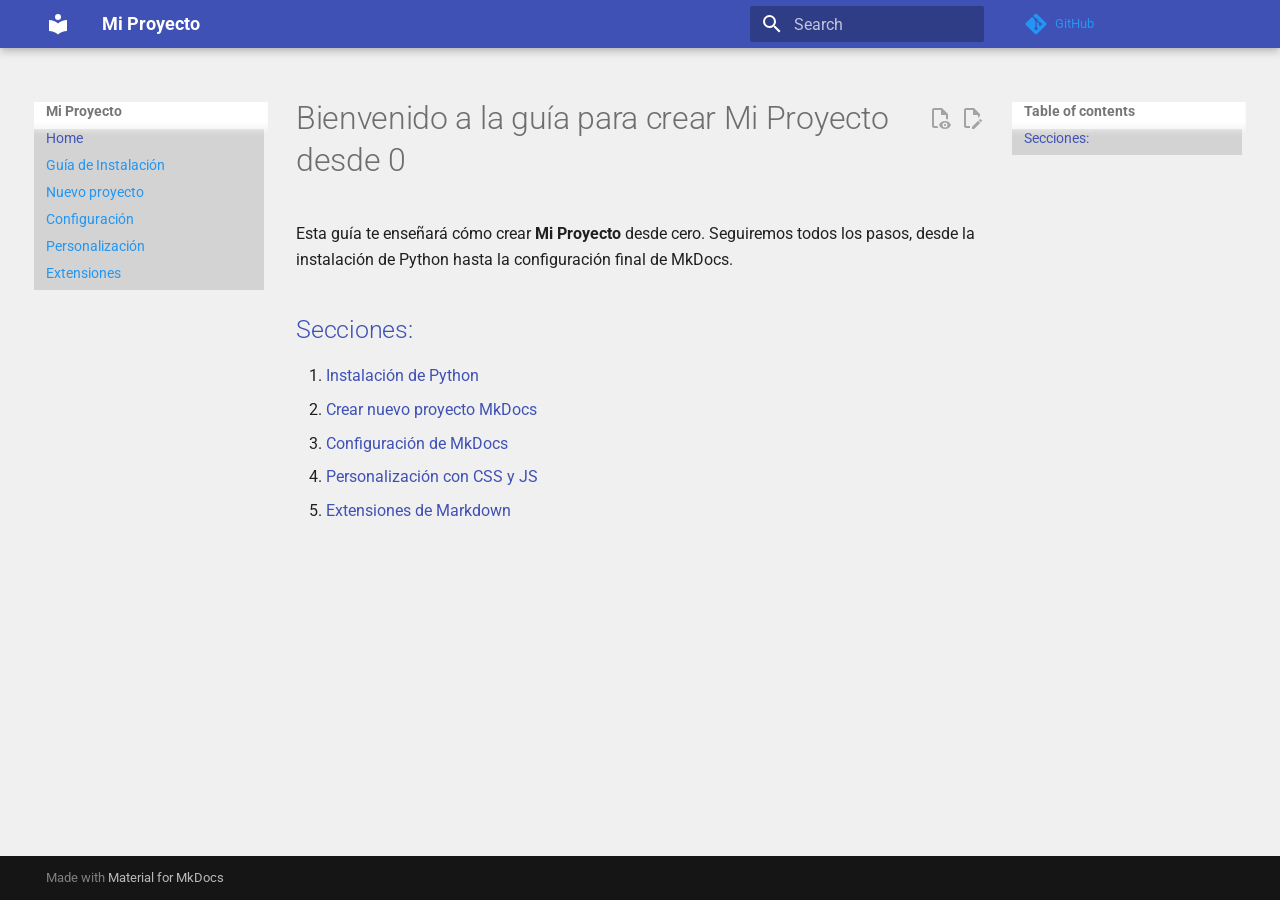
<file: site/index.html>
<!doctype html>
<html lang="en" class="no-js">
  <head>
    
      <meta charset="utf-8">
      <meta name="viewport" content="width=device-width,initial-scale=1">
      
        <meta name="description" content="Documentación oficial de Mi Proyecto">
      
      
        <meta name="author" content="Javi Ibáñez">
      
      
        <link rel="canonical" href="https://midominio.com/">
      
      
      
        <link rel="next" href="guias/instalacion/">
      
      
      <link rel="icon" href="assets/images/favicon.png">
      <meta name="generator" content="mkdocs-1.6.1, mkdocs-material-9.5.41">
    
    
      
        <title>Mi Proyecto</title>
      
    
    
      <link rel="stylesheet" href="assets/stylesheets/main.0253249f.min.css">
      
        
        <link rel="stylesheet" href="assets/stylesheets/palette.06af60db.min.css">
      
      


    
    
      
    
    
      
        
        
        <link rel="preconnect" href="https://fonts.gstatic.com" crossorigin>
        <link rel="stylesheet" href="https://fonts.googleapis.com/css?family=Roboto:300,300i,400,400i,700,700i%7CRoboto+Mono:400,400i,700,700i&display=fallback">
        <style>:root{--md-text-font:"Roboto";--md-code-font:"Roboto Mono"}</style>
      
    
    
      <link rel="stylesheet" href="styles/extra.css">
    
    <script>__md_scope=new URL(".",location),__md_hash=e=>[...e].reduce(((e,_)=>(e<<5)-e+_.charCodeAt(0)),0),__md_get=(e,_=localStorage,t=__md_scope)=>JSON.parse(_.getItem(t.pathname+"."+e)),__md_set=(e,_,t=localStorage,a=__md_scope)=>{try{t.setItem(a.pathname+"."+e,JSON.stringify(_))}catch(e){}}</script>
    
      

    
    
    
  </head>
  
  
    
    
    
    
    
    <body dir="ltr" data-md-color-scheme="default" data-md-color-primary="indigo" data-md-color-accent="blue">
  
    
    <input class="md-toggle" data-md-toggle="drawer" type="checkbox" id="__drawer" autocomplete="off">
    <input class="md-toggle" data-md-toggle="search" type="checkbox" id="__search" autocomplete="off">
    <label class="md-overlay" for="__drawer"></label>
    <div data-md-component="skip">
      
        
        <a href="#bienvenido-a-la-guia-para-crear-mi-proyecto-desde-0" class="md-skip">
          Skip to content
        </a>
      
    </div>
    <div data-md-component="announce">
      
    </div>
    
    
      

  

<header class="md-header md-header--shadow" data-md-component="header">
  <nav class="md-header__inner md-grid" aria-label="Header">
    <a href="." title="Mi Proyecto" class="md-header__button md-logo" aria-label="Mi Proyecto" data-md-component="logo">
      
  
  <svg xmlns="http://www.w3.org/2000/svg" viewBox="0 0 24 24"><path d="M12 8a3 3 0 0 0 3-3 3 3 0 0 0-3-3 3 3 0 0 0-3 3 3 3 0 0 0 3 3m0 3.54C9.64 9.35 6.5 8 3 8v11c3.5 0 6.64 1.35 9 3.54 2.36-2.19 5.5-3.54 9-3.54V8c-3.5 0-6.64 1.35-9 3.54"/></svg>

    </a>
    <label class="md-header__button md-icon" for="__drawer">
      
      <svg xmlns="http://www.w3.org/2000/svg" viewBox="0 0 24 24"><path d="M3 6h18v2H3zm0 5h18v2H3zm0 5h18v2H3z"/></svg>
    </label>
    <div class="md-header__title" data-md-component="header-title">
      <div class="md-header__ellipsis">
        <div class="md-header__topic">
          <span class="md-ellipsis">
            Mi Proyecto
          </span>
        </div>
        <div class="md-header__topic" data-md-component="header-topic">
          <span class="md-ellipsis">
            
              Home
            
          </span>
        </div>
      </div>
    </div>
    
      
    
    
    
    
      <label class="md-header__button md-icon" for="__search">
        
        <svg xmlns="http://www.w3.org/2000/svg" viewBox="0 0 24 24"><path d="M9.5 3A6.5 6.5 0 0 1 16 9.5c0 1.61-.59 3.09-1.56 4.23l.27.27h.79l5 5-1.5 1.5-5-5v-.79l-.27-.27A6.52 6.52 0 0 1 9.5 16 6.5 6.5 0 0 1 3 9.5 6.5 6.5 0 0 1 9.5 3m0 2C7 5 5 7 5 9.5S7 14 9.5 14 14 12 14 9.5 12 5 9.5 5"/></svg>
      </label>
      <div class="md-search" data-md-component="search" role="dialog">
  <label class="md-search__overlay" for="__search"></label>
  <div class="md-search__inner" role="search">
    <form class="md-search__form" name="search">
      <input type="text" class="md-search__input" name="query" aria-label="Search" placeholder="Search" autocapitalize="off" autocorrect="off" autocomplete="off" spellcheck="false" data-md-component="search-query" required>
      <label class="md-search__icon md-icon" for="__search">
        
        <svg xmlns="http://www.w3.org/2000/svg" viewBox="0 0 24 24"><path d="M9.5 3A6.5 6.5 0 0 1 16 9.5c0 1.61-.59 3.09-1.56 4.23l.27.27h.79l5 5-1.5 1.5-5-5v-.79l-.27-.27A6.52 6.52 0 0 1 9.5 16 6.5 6.5 0 0 1 3 9.5 6.5 6.5 0 0 1 9.5 3m0 2C7 5 5 7 5 9.5S7 14 9.5 14 14 12 14 9.5 12 5 9.5 5"/></svg>
        
        <svg xmlns="http://www.w3.org/2000/svg" viewBox="0 0 24 24"><path d="M20 11v2H8l5.5 5.5-1.42 1.42L4.16 12l7.92-7.92L13.5 5.5 8 11z"/></svg>
      </label>
      <nav class="md-search__options" aria-label="Search">
        
        <button type="reset" class="md-search__icon md-icon" title="Clear" aria-label="Clear" tabindex="-1">
          
          <svg xmlns="http://www.w3.org/2000/svg" viewBox="0 0 24 24"><path d="M19 6.41 17.59 5 12 10.59 6.41 5 5 6.41 10.59 12 5 17.59 6.41 19 12 13.41 17.59 19 19 17.59 13.41 12z"/></svg>
        </button>
      </nav>
      
    </form>
    <div class="md-search__output">
      <div class="md-search__scrollwrap" tabindex="0" data-md-scrollfix>
        <div class="md-search-result" data-md-component="search-result">
          <div class="md-search-result__meta">
            Initializing search
          </div>
          <ol class="md-search-result__list" role="presentation"></ol>
        </div>
      </div>
    </div>
  </div>
</div>
    
    
      <div class="md-header__source">
        <a href="https://github.com/jibanezmico/MkDocs" title="Go to repository" class="md-source" data-md-component="source">
  <div class="md-source__icon md-icon">
    
    <svg xmlns="http://www.w3.org/2000/svg" viewBox="0 0 448 512"><!--! Font Awesome Free 6.6.0 by @fontawesome - https://fontawesome.com License - https://fontawesome.com/license/free (Icons: CC BY 4.0, Fonts: SIL OFL 1.1, Code: MIT License) Copyright 2024 Fonticons, Inc.--><path d="M439.55 236.05 244 40.45a28.87 28.87 0 0 0-40.81 0l-40.66 40.63 51.52 51.52c27.06-9.14 52.68 16.77 43.39 43.68l49.66 49.66c34.23-11.8 61.18 31 35.47 56.69-26.49 26.49-70.21-2.87-56-37.34L240.22 199v121.85c25.3 12.54 22.26 41.85 9.08 55a34.34 34.34 0 0 1-48.55 0c-17.57-17.6-11.07-46.91 11.25-56v-123c-20.8-8.51-24.6-30.74-18.64-45L142.57 101 8.45 235.14a28.86 28.86 0 0 0 0 40.81l195.61 195.6a28.86 28.86 0 0 0 40.8 0l194.69-194.69a28.86 28.86 0 0 0 0-40.81"/></svg>
  </div>
  <div class="md-source__repository">
    GitHub
  </div>
</a>
      </div>
    
  </nav>
  
</header>
    
    <div class="md-container" data-md-component="container">
      
      
        
          
        
      
      <main class="md-main" data-md-component="main">
        <div class="md-main__inner md-grid">
          
            
              
              <div class="md-sidebar md-sidebar--primary" data-md-component="sidebar" data-md-type="navigation" >
                <div class="md-sidebar__scrollwrap">
                  <div class="md-sidebar__inner">
                    



<nav class="md-nav md-nav--primary" aria-label="Navigation" data-md-level="0">
  <label class="md-nav__title" for="__drawer">
    <a href="." title="Mi Proyecto" class="md-nav__button md-logo" aria-label="Mi Proyecto" data-md-component="logo">
      
  
  <svg xmlns="http://www.w3.org/2000/svg" viewBox="0 0 24 24"><path d="M12 8a3 3 0 0 0 3-3 3 3 0 0 0-3-3 3 3 0 0 0-3 3 3 3 0 0 0 3 3m0 3.54C9.64 9.35 6.5 8 3 8v11c3.5 0 6.64 1.35 9 3.54 2.36-2.19 5.5-3.54 9-3.54V8c-3.5 0-6.64 1.35-9 3.54"/></svg>

    </a>
    Mi Proyecto
  </label>
  
    <div class="md-nav__source">
      <a href="https://github.com/jibanezmico/MkDocs" title="Go to repository" class="md-source" data-md-component="source">
  <div class="md-source__icon md-icon">
    
    <svg xmlns="http://www.w3.org/2000/svg" viewBox="0 0 448 512"><!--! Font Awesome Free 6.6.0 by @fontawesome - https://fontawesome.com License - https://fontawesome.com/license/free (Icons: CC BY 4.0, Fonts: SIL OFL 1.1, Code: MIT License) Copyright 2024 Fonticons, Inc.--><path d="M439.55 236.05 244 40.45a28.87 28.87 0 0 0-40.81 0l-40.66 40.63 51.52 51.52c27.06-9.14 52.68 16.77 43.39 43.68l49.66 49.66c34.23-11.8 61.18 31 35.47 56.69-26.49 26.49-70.21-2.87-56-37.34L240.22 199v121.85c25.3 12.54 22.26 41.85 9.08 55a34.34 34.34 0 0 1-48.55 0c-17.57-17.6-11.07-46.91 11.25-56v-123c-20.8-8.51-24.6-30.74-18.64-45L142.57 101 8.45 235.14a28.86 28.86 0 0 0 0 40.81l195.61 195.6a28.86 28.86 0 0 0 40.8 0l194.69-194.69a28.86 28.86 0 0 0 0-40.81"/></svg>
  </div>
  <div class="md-source__repository">
    GitHub
  </div>
</a>
    </div>
  
  <ul class="md-nav__list" data-md-scrollfix>
    
      
      
  
  
    
  
  
  
    <li class="md-nav__item md-nav__item--active">
      
      <input class="md-nav__toggle md-toggle" type="checkbox" id="__toc">
      
      
        
      
      
        <label class="md-nav__link md-nav__link--active" for="__toc">
          
  
  <span class="md-ellipsis">
    Home
  </span>
  

          <span class="md-nav__icon md-icon"></span>
        </label>
      
      <a href="." class="md-nav__link md-nav__link--active">
        
  
  <span class="md-ellipsis">
    Home
  </span>
  

      </a>
      
        

<nav class="md-nav md-nav--secondary" aria-label="Table of contents">
  
  
  
    
  
  
    <label class="md-nav__title" for="__toc">
      <span class="md-nav__icon md-icon"></span>
      Table of contents
    </label>
    <ul class="md-nav__list" data-md-component="toc" data-md-scrollfix>
      
        <li class="md-nav__item">
  <a href="#secciones" class="md-nav__link">
    <span class="md-ellipsis">
      Secciones:
    </span>
  </a>
  
</li>
      
    </ul>
  
</nav>
      
    </li>
  

    
      
      
  
  
  
  
    <li class="md-nav__item">
      <a href="guias/instalacion/" class="md-nav__link">
        
  
  <span class="md-ellipsis">
    Guía de Instalación
  </span>
  

      </a>
    </li>
  

    
      
      
  
  
  
  
    <li class="md-nav__item">
      <a href="guias/nuevo_proyecto/" class="md-nav__link">
        
  
  <span class="md-ellipsis">
    Nuevo proyecto
  </span>
  

      </a>
    </li>
  

    
      
      
  
  
  
  
    <li class="md-nav__item">
      <a href="configuracion/configuracion/" class="md-nav__link">
        
  
  <span class="md-ellipsis">
    Configuración
  </span>
  

      </a>
    </li>
  

    
      
      
  
  
  
  
    <li class="md-nav__item">
      <a href="personalizacion/estilos/" class="md-nav__link">
        
  
  <span class="md-ellipsis">
    Personalización
  </span>
  

      </a>
    </li>
  

    
      
      
  
  
  
  
    <li class="md-nav__item">
      <a href="extensiones/admonitions/" class="md-nav__link">
        
  
  <span class="md-ellipsis">
    Extensiones
  </span>
  

      </a>
    </li>
  

    
  </ul>
</nav>
                  </div>
                </div>
              </div>
            
            
              
              <div class="md-sidebar md-sidebar--secondary" data-md-component="sidebar" data-md-type="toc" >
                <div class="md-sidebar__scrollwrap">
                  <div class="md-sidebar__inner">
                    

<nav class="md-nav md-nav--secondary" aria-label="Table of contents">
  
  
  
    
  
  
    <label class="md-nav__title" for="__toc">
      <span class="md-nav__icon md-icon"></span>
      Table of contents
    </label>
    <ul class="md-nav__list" data-md-component="toc" data-md-scrollfix>
      
        <li class="md-nav__item">
  <a href="#secciones" class="md-nav__link">
    <span class="md-ellipsis">
      Secciones:
    </span>
  </a>
  
</li>
      
    </ul>
  
</nav>
                  </div>
                </div>
              </div>
            
          
          
            <div class="md-content" data-md-component="content">
              <article class="md-content__inner md-typeset">
                
                  

  
    <a href="https://github.com/jibanezmico/MkDocs/edit/main/docs/index.md" title="Edit this page" class="md-content__button md-icon">
      
      <svg xmlns="http://www.w3.org/2000/svg" viewBox="0 0 24 24"><path d="M10 20H6V4h7v5h5v3.1l2-2V8l-6-6H6c-1.1 0-2 .9-2 2v16c0 1.1.9 2 2 2h4zm10.2-7c.1 0 .3.1.4.2l1.3 1.3c.2.2.2.6 0 .8l-1 1-2.1-2.1 1-1c.1-.1.2-.2.4-.2m0 3.9L14.1 23H12v-2.1l6.1-6.1z"/></svg>
    </a>
  
  
    
      
    
    <a href="https://github.com/jibanezmico/MkDocs/raw/main/docs/index.md" title="View source of this page" class="md-content__button md-icon">
      
      <svg xmlns="http://www.w3.org/2000/svg" viewBox="0 0 24 24"><path d="M17 18c.56 0 1 .44 1 1s-.44 1-1 1-1-.44-1-1 .44-1 1-1m0-3c-2.73 0-5.06 1.66-6 4 .94 2.34 3.27 4 6 4s5.06-1.66 6-4c-.94-2.34-3.27-4-6-4m0 6.5a2.5 2.5 0 0 1-2.5-2.5 2.5 2.5 0 0 1 2.5-2.5 2.5 2.5 0 0 1 2.5 2.5 2.5 2.5 0 0 1-2.5 2.5M9.27 20H6V4h7v5h5v4.07c.7.08 1.36.25 2 .49V8l-6-6H6a2 2 0 0 0-2 2v16a2 2 0 0 0 2 2h4.5a8.2 8.2 0 0 1-1.23-2"/></svg>
    </a>
  


<h1 id="bienvenido-a-la-guia-para-crear-mi-proyecto-desde-0">Bienvenido a la guía para crear Mi Proyecto desde 0<a class="headerlink" href="#bienvenido-a-la-guia-para-crear-mi-proyecto-desde-0" title="Permanent link">&para;</a></h1>
<p>Esta guía te enseñará cómo crear <strong>Mi Proyecto</strong> desde cero. Seguiremos todos los pasos, desde la instalación de Python hasta la configuración final de MkDocs.</p>
<h2 id="secciones">Secciones:<a class="headerlink" href="#secciones" title="Permanent link">&para;</a></h2>
<ol>
<li><a href="guias/instalacion/">Instalación de Python</a></li>
<li><a href="guias/nuevo_proyecto/">Crear nuevo proyecto MkDocs</a></li>
<li><a href="configuracion/configuracion/">Configuración de MkDocs</a></li>
<li><a href="personalizacion/estilos/">Personalización con CSS y JS</a></li>
<li><a href="extensiones/admonitions/">Extensiones de Markdown</a></li>
</ol>












                
              </article>
            </div>
          
          
<script>var target=document.getElementById(location.hash.slice(1));target&&target.name&&(target.checked=target.name.startsWith("__tabbed_"))</script>
        </div>
        
      </main>
      
        <footer class="md-footer">
  
  <div class="md-footer-meta md-typeset">
    <div class="md-footer-meta__inner md-grid">
      <div class="md-copyright">
  
  
    Made with
    <a href="https://squidfunk.github.io/mkdocs-material/" target="_blank" rel="noopener">
      Material for MkDocs
    </a>
  
</div>
      
    </div>
  </div>
</footer>
      
    </div>
    <div class="md-dialog" data-md-component="dialog">
      <div class="md-dialog__inner md-typeset"></div>
    </div>
    
    
    <script id="__config" type="application/json">{"base": ".", "features": ["content.action.edit", "content.action.view", "content.code.copy"], "search": "assets/javascripts/workers/search.6ce7567c.min.js", "translations": {"clipboard.copied": "Copied to clipboard", "clipboard.copy": "Copy to clipboard", "search.result.more.one": "1 more on this page", "search.result.more.other": "# more on this page", "search.result.none": "No matching documents", "search.result.one": "1 matching document", "search.result.other": "# matching documents", "search.result.placeholder": "Type to start searching", "search.result.term.missing": "Missing", "select.version": "Select version"}}</script>
    
    
      <script src="assets/javascripts/bundle.83f73b43.min.js"></script>
      
        <script src="js/custom.js"></script>
      
    
  </body>
</html>
</file>
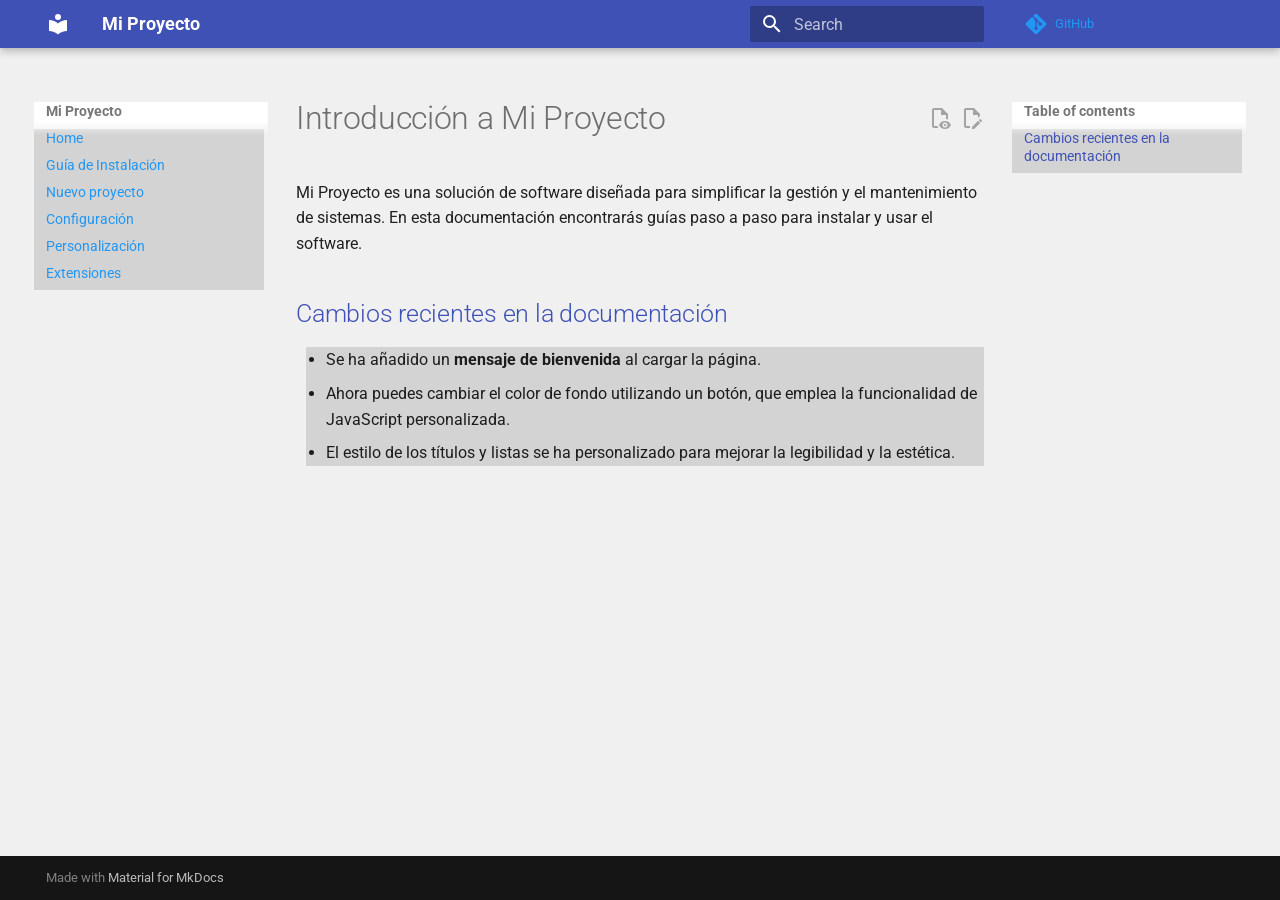
<file: site/introduccion/index.html>
<!doctype html>
<html lang="en" class="no-js">
  <head>
    
      <meta charset="utf-8">
      <meta name="viewport" content="width=device-width,initial-scale=1">
      
        <meta name="description" content="Documentación oficial de Mi Proyecto">
      
      
        <meta name="author" content="Javi Ibáñez">
      
      
        <link rel="canonical" href="https://midominio.com/introduccion/">
      
      
      
      
      <link rel="icon" href="../assets/images/favicon.png">
      <meta name="generator" content="mkdocs-1.6.1, mkdocs-material-9.5.41">
    
    
      
        <title>Introducción a Mi Proyecto - Mi Proyecto</title>
      
    
    
      <link rel="stylesheet" href="../assets/stylesheets/main.0253249f.min.css">
      
        
        <link rel="stylesheet" href="../assets/stylesheets/palette.06af60db.min.css">
      
      


    
    
      
    
    
      
        
        
        <link rel="preconnect" href="https://fonts.gstatic.com" crossorigin>
        <link rel="stylesheet" href="https://fonts.googleapis.com/css?family=Roboto:300,300i,400,400i,700,700i%7CRoboto+Mono:400,400i,700,700i&display=fallback">
        <style>:root{--md-text-font:"Roboto";--md-code-font:"Roboto Mono"}</style>
      
    
    
      <link rel="stylesheet" href="../styles/extra.css">
    
    <script>__md_scope=new URL("..",location),__md_hash=e=>[...e].reduce(((e,_)=>(e<<5)-e+_.charCodeAt(0)),0),__md_get=(e,_=localStorage,t=__md_scope)=>JSON.parse(_.getItem(t.pathname+"."+e)),__md_set=(e,_,t=localStorage,a=__md_scope)=>{try{t.setItem(a.pathname+"."+e,JSON.stringify(_))}catch(e){}}</script>
    
      

    
    
    
  </head>
  
  
    
    
    
    
    
    <body dir="ltr" data-md-color-scheme="default" data-md-color-primary="indigo" data-md-color-accent="blue">
  
    
    <input class="md-toggle" data-md-toggle="drawer" type="checkbox" id="__drawer" autocomplete="off">
    <input class="md-toggle" data-md-toggle="search" type="checkbox" id="__search" autocomplete="off">
    <label class="md-overlay" for="__drawer"></label>
    <div data-md-component="skip">
      
        
        <a href="#introduccion-a-mi-proyecto" class="md-skip">
          Skip to content
        </a>
      
    </div>
    <div data-md-component="announce">
      
    </div>
    
    
      

  

<header class="md-header md-header--shadow" data-md-component="header">
  <nav class="md-header__inner md-grid" aria-label="Header">
    <a href=".." title="Mi Proyecto" class="md-header__button md-logo" aria-label="Mi Proyecto" data-md-component="logo">
      
  
  <svg xmlns="http://www.w3.org/2000/svg" viewBox="0 0 24 24"><path d="M12 8a3 3 0 0 0 3-3 3 3 0 0 0-3-3 3 3 0 0 0-3 3 3 3 0 0 0 3 3m0 3.54C9.64 9.35 6.5 8 3 8v11c3.5 0 6.64 1.35 9 3.54 2.36-2.19 5.5-3.54 9-3.54V8c-3.5 0-6.64 1.35-9 3.54"/></svg>

    </a>
    <label class="md-header__button md-icon" for="__drawer">
      
      <svg xmlns="http://www.w3.org/2000/svg" viewBox="0 0 24 24"><path d="M3 6h18v2H3zm0 5h18v2H3zm0 5h18v2H3z"/></svg>
    </label>
    <div class="md-header__title" data-md-component="header-title">
      <div class="md-header__ellipsis">
        <div class="md-header__topic">
          <span class="md-ellipsis">
            Mi Proyecto
          </span>
        </div>
        <div class="md-header__topic" data-md-component="header-topic">
          <span class="md-ellipsis">
            
              Introducción a Mi Proyecto
            
          </span>
        </div>
      </div>
    </div>
    
      
    
    
    
    
      <label class="md-header__button md-icon" for="__search">
        
        <svg xmlns="http://www.w3.org/2000/svg" viewBox="0 0 24 24"><path d="M9.5 3A6.5 6.5 0 0 1 16 9.5c0 1.61-.59 3.09-1.56 4.23l.27.27h.79l5 5-1.5 1.5-5-5v-.79l-.27-.27A6.52 6.52 0 0 1 9.5 16 6.5 6.5 0 0 1 3 9.5 6.5 6.5 0 0 1 9.5 3m0 2C7 5 5 7 5 9.5S7 14 9.5 14 14 12 14 9.5 12 5 9.5 5"/></svg>
      </label>
      <div class="md-search" data-md-component="search" role="dialog">
  <label class="md-search__overlay" for="__search"></label>
  <div class="md-search__inner" role="search">
    <form class="md-search__form" name="search">
      <input type="text" class="md-search__input" name="query" aria-label="Search" placeholder="Search" autocapitalize="off" autocorrect="off" autocomplete="off" spellcheck="false" data-md-component="search-query" required>
      <label class="md-search__icon md-icon" for="__search">
        
        <svg xmlns="http://www.w3.org/2000/svg" viewBox="0 0 24 24"><path d="M9.5 3A6.5 6.5 0 0 1 16 9.5c0 1.61-.59 3.09-1.56 4.23l.27.27h.79l5 5-1.5 1.5-5-5v-.79l-.27-.27A6.52 6.52 0 0 1 9.5 16 6.5 6.5 0 0 1 3 9.5 6.5 6.5 0 0 1 9.5 3m0 2C7 5 5 7 5 9.5S7 14 9.5 14 14 12 14 9.5 12 5 9.5 5"/></svg>
        
        <svg xmlns="http://www.w3.org/2000/svg" viewBox="0 0 24 24"><path d="M20 11v2H8l5.5 5.5-1.42 1.42L4.16 12l7.92-7.92L13.5 5.5 8 11z"/></svg>
      </label>
      <nav class="md-search__options" aria-label="Search">
        
        <button type="reset" class="md-search__icon md-icon" title="Clear" aria-label="Clear" tabindex="-1">
          
          <svg xmlns="http://www.w3.org/2000/svg" viewBox="0 0 24 24"><path d="M19 6.41 17.59 5 12 10.59 6.41 5 5 6.41 10.59 12 5 17.59 6.41 19 12 13.41 17.59 19 19 17.59 13.41 12z"/></svg>
        </button>
      </nav>
      
    </form>
    <div class="md-search__output">
      <div class="md-search__scrollwrap" tabindex="0" data-md-scrollfix>
        <div class="md-search-result" data-md-component="search-result">
          <div class="md-search-result__meta">
            Initializing search
          </div>
          <ol class="md-search-result__list" role="presentation"></ol>
        </div>
      </div>
    </div>
  </div>
</div>
    
    
      <div class="md-header__source">
        <a href="https://github.com/jibanezmico/MkDocs" title="Go to repository" class="md-source" data-md-component="source">
  <div class="md-source__icon md-icon">
    
    <svg xmlns="http://www.w3.org/2000/svg" viewBox="0 0 448 512"><!--! Font Awesome Free 6.6.0 by @fontawesome - https://fontawesome.com License - https://fontawesome.com/license/free (Icons: CC BY 4.0, Fonts: SIL OFL 1.1, Code: MIT License) Copyright 2024 Fonticons, Inc.--><path d="M439.55 236.05 244 40.45a28.87 28.87 0 0 0-40.81 0l-40.66 40.63 51.52 51.52c27.06-9.14 52.68 16.77 43.39 43.68l49.66 49.66c34.23-11.8 61.18 31 35.47 56.69-26.49 26.49-70.21-2.87-56-37.34L240.22 199v121.85c25.3 12.54 22.26 41.85 9.08 55a34.34 34.34 0 0 1-48.55 0c-17.57-17.6-11.07-46.91 11.25-56v-123c-20.8-8.51-24.6-30.74-18.64-45L142.57 101 8.45 235.14a28.86 28.86 0 0 0 0 40.81l195.61 195.6a28.86 28.86 0 0 0 40.8 0l194.69-194.69a28.86 28.86 0 0 0 0-40.81"/></svg>
  </div>
  <div class="md-source__repository">
    GitHub
  </div>
</a>
      </div>
    
  </nav>
  
</header>
    
    <div class="md-container" data-md-component="container">
      
      
        
          
        
      
      <main class="md-main" data-md-component="main">
        <div class="md-main__inner md-grid">
          
            
              
              <div class="md-sidebar md-sidebar--primary" data-md-component="sidebar" data-md-type="navigation" >
                <div class="md-sidebar__scrollwrap">
                  <div class="md-sidebar__inner">
                    



<nav class="md-nav md-nav--primary" aria-label="Navigation" data-md-level="0">
  <label class="md-nav__title" for="__drawer">
    <a href=".." title="Mi Proyecto" class="md-nav__button md-logo" aria-label="Mi Proyecto" data-md-component="logo">
      
  
  <svg xmlns="http://www.w3.org/2000/svg" viewBox="0 0 24 24"><path d="M12 8a3 3 0 0 0 3-3 3 3 0 0 0-3-3 3 3 0 0 0-3 3 3 3 0 0 0 3 3m0 3.54C9.64 9.35 6.5 8 3 8v11c3.5 0 6.64 1.35 9 3.54 2.36-2.19 5.5-3.54 9-3.54V8c-3.5 0-6.64 1.35-9 3.54"/></svg>

    </a>
    Mi Proyecto
  </label>
  
    <div class="md-nav__source">
      <a href="https://github.com/jibanezmico/MkDocs" title="Go to repository" class="md-source" data-md-component="source">
  <div class="md-source__icon md-icon">
    
    <svg xmlns="http://www.w3.org/2000/svg" viewBox="0 0 448 512"><!--! Font Awesome Free 6.6.0 by @fontawesome - https://fontawesome.com License - https://fontawesome.com/license/free (Icons: CC BY 4.0, Fonts: SIL OFL 1.1, Code: MIT License) Copyright 2024 Fonticons, Inc.--><path d="M439.55 236.05 244 40.45a28.87 28.87 0 0 0-40.81 0l-40.66 40.63 51.52 51.52c27.06-9.14 52.68 16.77 43.39 43.68l49.66 49.66c34.23-11.8 61.18 31 35.47 56.69-26.49 26.49-70.21-2.87-56-37.34L240.22 199v121.85c25.3 12.54 22.26 41.85 9.08 55a34.34 34.34 0 0 1-48.55 0c-17.57-17.6-11.07-46.91 11.25-56v-123c-20.8-8.51-24.6-30.74-18.64-45L142.57 101 8.45 235.14a28.86 28.86 0 0 0 0 40.81l195.61 195.6a28.86 28.86 0 0 0 40.8 0l194.69-194.69a28.86 28.86 0 0 0 0-40.81"/></svg>
  </div>
  <div class="md-source__repository">
    GitHub
  </div>
</a>
    </div>
  
  <ul class="md-nav__list" data-md-scrollfix>
    
      
      
  
  
  
  
    <li class="md-nav__item">
      <a href=".." class="md-nav__link">
        
  
  <span class="md-ellipsis">
    Home
  </span>
  

      </a>
    </li>
  

    
      
      
  
  
  
  
    <li class="md-nav__item">
      <a href="../guias/instalacion/" class="md-nav__link">
        
  
  <span class="md-ellipsis">
    Guía de Instalación
  </span>
  

      </a>
    </li>
  

    
      
      
  
  
  
  
    <li class="md-nav__item">
      <a href="../guias/nuevo_proyecto/" class="md-nav__link">
        
  
  <span class="md-ellipsis">
    Nuevo proyecto
  </span>
  

      </a>
    </li>
  

    
      
      
  
  
  
  
    <li class="md-nav__item">
      <a href="../configuracion/configuracion/" class="md-nav__link">
        
  
  <span class="md-ellipsis">
    Configuración
  </span>
  

      </a>
    </li>
  

    
      
      
  
  
  
  
    <li class="md-nav__item">
      <a href="../personalizacion/estilos/" class="md-nav__link">
        
  
  <span class="md-ellipsis">
    Personalización
  </span>
  

      </a>
    </li>
  

    
      
      
  
  
  
  
    <li class="md-nav__item">
      <a href="../extensiones/admonitions/" class="md-nav__link">
        
  
  <span class="md-ellipsis">
    Extensiones
  </span>
  

      </a>
    </li>
  

    
  </ul>
</nav>
                  </div>
                </div>
              </div>
            
            
              
              <div class="md-sidebar md-sidebar--secondary" data-md-component="sidebar" data-md-type="toc" >
                <div class="md-sidebar__scrollwrap">
                  <div class="md-sidebar__inner">
                    

<nav class="md-nav md-nav--secondary" aria-label="Table of contents">
  
  
  
    
  
  
    <label class="md-nav__title" for="__toc">
      <span class="md-nav__icon md-icon"></span>
      Table of contents
    </label>
    <ul class="md-nav__list" data-md-component="toc" data-md-scrollfix>
      
        <li class="md-nav__item">
  <a href="#cambios-recientes-en-la-documentacion" class="md-nav__link">
    <span class="md-ellipsis">
      Cambios recientes en la documentación
    </span>
  </a>
  
</li>
      
    </ul>
  
</nav>
                  </div>
                </div>
              </div>
            
          
          
            <div class="md-content" data-md-component="content">
              <article class="md-content__inner md-typeset">
                
                  

  
    <a href="https://github.com/jibanezmico/MkDocs/edit/main/docs/introduccion.md" title="Edit this page" class="md-content__button md-icon">
      
      <svg xmlns="http://www.w3.org/2000/svg" viewBox="0 0 24 24"><path d="M10 20H6V4h7v5h5v3.1l2-2V8l-6-6H6c-1.1 0-2 .9-2 2v16c0 1.1.9 2 2 2h4zm10.2-7c.1 0 .3.1.4.2l1.3 1.3c.2.2.2.6 0 .8l-1 1-2.1-2.1 1-1c.1-.1.2-.2.4-.2m0 3.9L14.1 23H12v-2.1l6.1-6.1z"/></svg>
    </a>
  
  
    
      
    
    <a href="https://github.com/jibanezmico/MkDocs/raw/main/docs/introduccion.md" title="View source of this page" class="md-content__button md-icon">
      
      <svg xmlns="http://www.w3.org/2000/svg" viewBox="0 0 24 24"><path d="M17 18c.56 0 1 .44 1 1s-.44 1-1 1-1-.44-1-1 .44-1 1-1m0-3c-2.73 0-5.06 1.66-6 4 .94 2.34 3.27 4 6 4s5.06-1.66 6-4c-.94-2.34-3.27-4-6-4m0 6.5a2.5 2.5 0 0 1-2.5-2.5 2.5 2.5 0 0 1 2.5-2.5 2.5 2.5 0 0 1 2.5 2.5 2.5 2.5 0 0 1-2.5 2.5M9.27 20H6V4h7v5h5v4.07c.7.08 1.36.25 2 .49V8l-6-6H6a2 2 0 0 0-2 2v16a2 2 0 0 0 2 2h4.5a8.2 8.2 0 0 1-1.23-2"/></svg>
    </a>
  


<h1 id="introduccion-a-mi-proyecto">Introducción a Mi Proyecto<a class="headerlink" href="#introduccion-a-mi-proyecto" title="Permanent link">&para;</a></h1>
<p>Mi Proyecto es una solución de software diseñada para simplificar la gestión y el mantenimiento de sistemas. En esta documentación encontrarás guías paso a paso para instalar y usar el software.</p>
<h2 id="cambios-recientes-en-la-documentacion">Cambios recientes en la documentación<a class="headerlink" href="#cambios-recientes-en-la-documentacion" title="Permanent link">&para;</a></h2>
<ul>
<li>Se ha añadido un <strong>mensaje de bienvenida</strong> al cargar la página.</li>
<li>Ahora puedes cambiar el color de fondo utilizando un botón, que emplea la funcionalidad de JavaScript personalizada.</li>
<li>El estilo de los títulos y listas se ha personalizado para mejorar la legibilidad y la estética.</li>
</ul>












                
              </article>
            </div>
          
          
<script>var target=document.getElementById(location.hash.slice(1));target&&target.name&&(target.checked=target.name.startsWith("__tabbed_"))</script>
        </div>
        
      </main>
      
        <footer class="md-footer">
  
  <div class="md-footer-meta md-typeset">
    <div class="md-footer-meta__inner md-grid">
      <div class="md-copyright">
  
  
    Made with
    <a href="https://squidfunk.github.io/mkdocs-material/" target="_blank" rel="noopener">
      Material for MkDocs
    </a>
  
</div>
      
    </div>
  </div>
</footer>
      
    </div>
    <div class="md-dialog" data-md-component="dialog">
      <div class="md-dialog__inner md-typeset"></div>
    </div>
    
    
    <script id="__config" type="application/json">{"base": "..", "features": ["content.action.edit", "content.action.view", "content.code.copy"], "search": "../assets/javascripts/workers/search.6ce7567c.min.js", "translations": {"clipboard.copied": "Copied to clipboard", "clipboard.copy": "Copy to clipboard", "search.result.more.one": "1 more on this page", "search.result.more.other": "# more on this page", "search.result.none": "No matching documents", "search.result.one": "1 matching document", "search.result.other": "# matching documents", "search.result.placeholder": "Type to start searching", "search.result.term.missing": "Missing", "select.version": "Select version"}}</script>
    
    
      <script src="../assets/javascripts/bundle.83f73b43.min.js"></script>
      
        <script src="../js/custom.js"></script>
      
    
  </body>
</html>
</file>
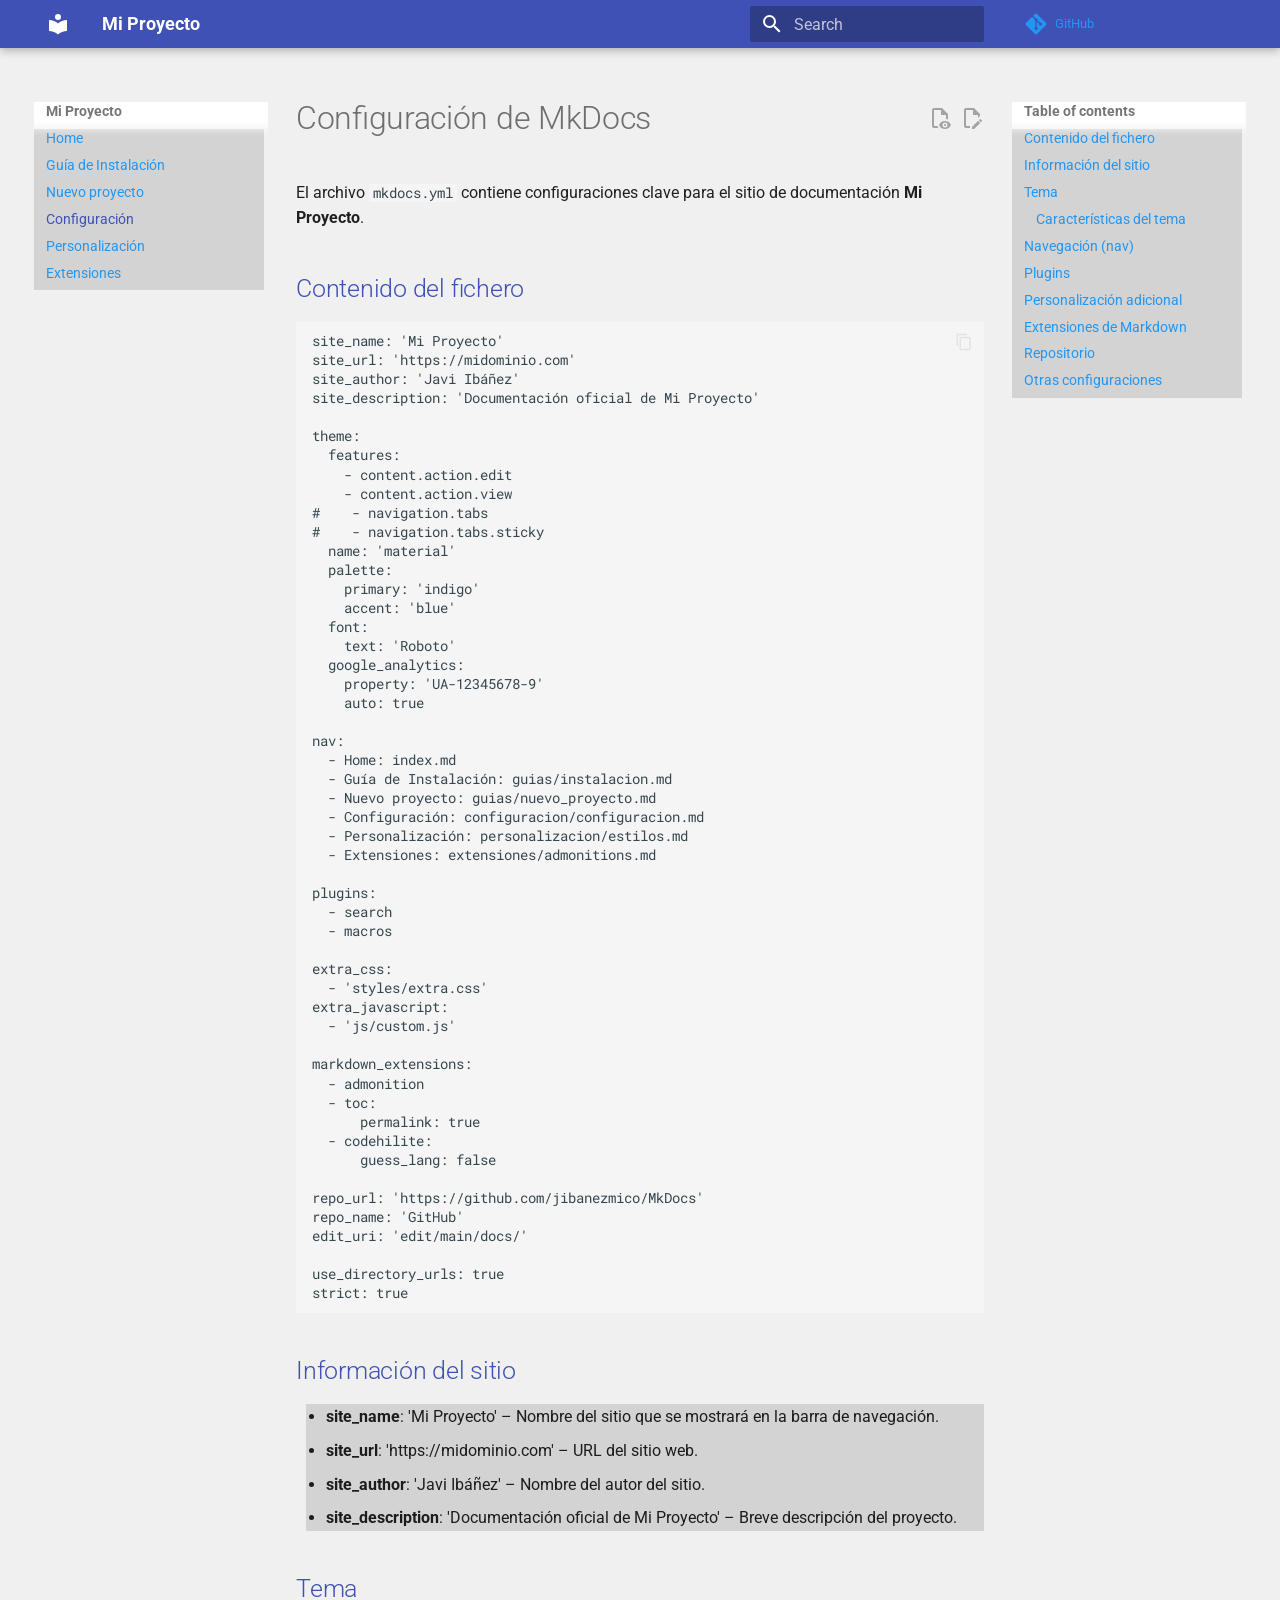
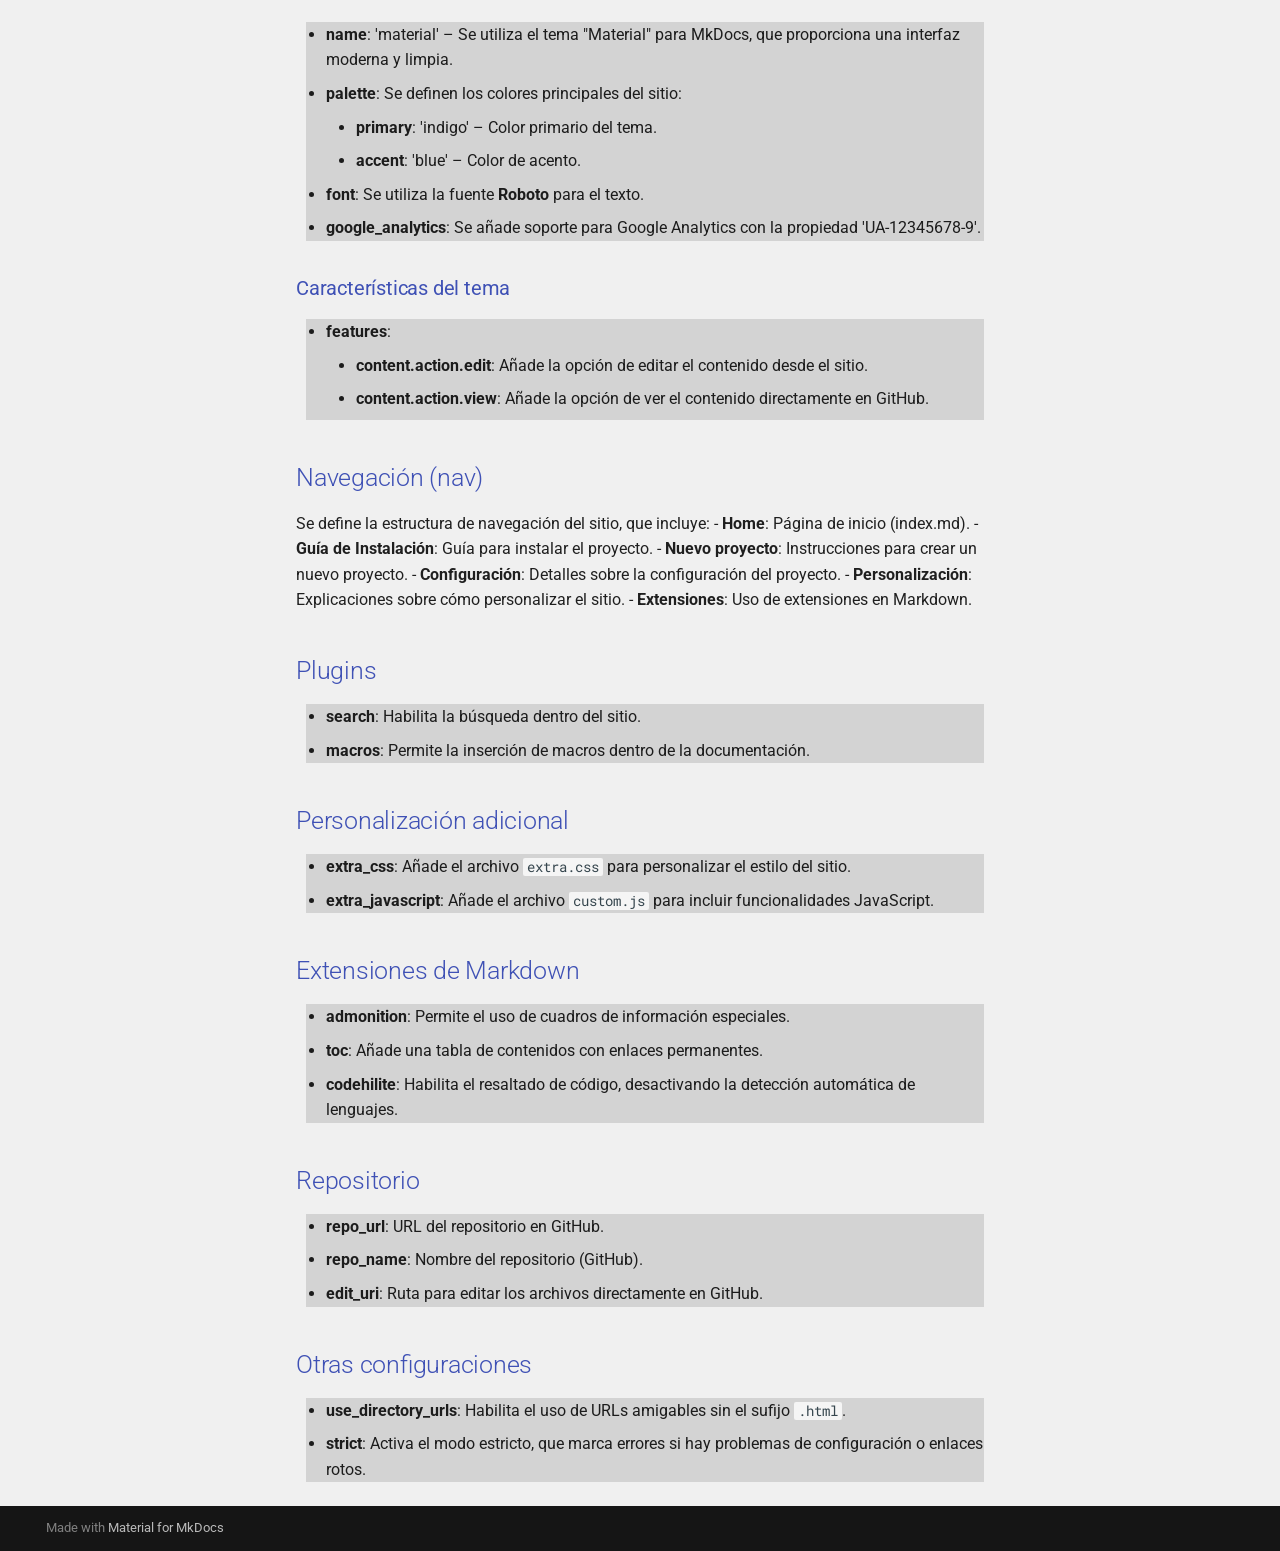
<file: site/configuracion/configuracion/index.html>
<!doctype html>
<html lang="en" class="no-js">
  <head>
    
      <meta charset="utf-8">
      <meta name="viewport" content="width=device-width,initial-scale=1">
      
        <meta name="description" content="Documentación oficial de Mi Proyecto">
      
      
        <meta name="author" content="Javi Ibáñez">
      
      
        <link rel="canonical" href="https://midominio.com/configuracion/configuracion/">
      
      
        <link rel="prev" href="../../guias/nuevo_proyecto/">
      
      
        <link rel="next" href="../../personalizacion/estilos/">
      
      
      <link rel="icon" href="../../assets/images/favicon.png">
      <meta name="generator" content="mkdocs-1.6.1, mkdocs-material-9.5.41">
    
    
      
        <title>Configuración - Mi Proyecto</title>
      
    
    
      <link rel="stylesheet" href="../../assets/stylesheets/main.0253249f.min.css">
      
        
        <link rel="stylesheet" href="../../assets/stylesheets/palette.06af60db.min.css">
      
      


    
    
      
    
    
      
        
        
        <link rel="preconnect" href="https://fonts.gstatic.com" crossorigin>
        <link rel="stylesheet" href="https://fonts.googleapis.com/css?family=Roboto:300,300i,400,400i,700,700i%7CRoboto+Mono:400,400i,700,700i&display=fallback">
        <style>:root{--md-text-font:"Roboto";--md-code-font:"Roboto Mono"}</style>
      
    
    
      <link rel="stylesheet" href="../../styles/extra.css">
    
    <script>__md_scope=new URL("../..",location),__md_hash=e=>[...e].reduce(((e,_)=>(e<<5)-e+_.charCodeAt(0)),0),__md_get=(e,_=localStorage,t=__md_scope)=>JSON.parse(_.getItem(t.pathname+"."+e)),__md_set=(e,_,t=localStorage,a=__md_scope)=>{try{t.setItem(a.pathname+"."+e,JSON.stringify(_))}catch(e){}}</script>
    
      

    
    
    
  </head>
  
  
    
    
    
    
    
    <body dir="ltr" data-md-color-scheme="default" data-md-color-primary="indigo" data-md-color-accent="blue">
  
    
    <input class="md-toggle" data-md-toggle="drawer" type="checkbox" id="__drawer" autocomplete="off">
    <input class="md-toggle" data-md-toggle="search" type="checkbox" id="__search" autocomplete="off">
    <label class="md-overlay" for="__drawer"></label>
    <div data-md-component="skip">
      
        
        <a href="#configuracion-de-mkdocs" class="md-skip">
          Skip to content
        </a>
      
    </div>
    <div data-md-component="announce">
      
    </div>
    
    
      

  

<header class="md-header md-header--shadow" data-md-component="header">
  <nav class="md-header__inner md-grid" aria-label="Header">
    <a href="../.." title="Mi Proyecto" class="md-header__button md-logo" aria-label="Mi Proyecto" data-md-component="logo">
      
  
  <svg xmlns="http://www.w3.org/2000/svg" viewBox="0 0 24 24"><path d="M12 8a3 3 0 0 0 3-3 3 3 0 0 0-3-3 3 3 0 0 0-3 3 3 3 0 0 0 3 3m0 3.54C9.64 9.35 6.5 8 3 8v11c3.5 0 6.64 1.35 9 3.54 2.36-2.19 5.5-3.54 9-3.54V8c-3.5 0-6.64 1.35-9 3.54"/></svg>

    </a>
    <label class="md-header__button md-icon" for="__drawer">
      
      <svg xmlns="http://www.w3.org/2000/svg" viewBox="0 0 24 24"><path d="M3 6h18v2H3zm0 5h18v2H3zm0 5h18v2H3z"/></svg>
    </label>
    <div class="md-header__title" data-md-component="header-title">
      <div class="md-header__ellipsis">
        <div class="md-header__topic">
          <span class="md-ellipsis">
            Mi Proyecto
          </span>
        </div>
        <div class="md-header__topic" data-md-component="header-topic">
          <span class="md-ellipsis">
            
              Configuración
            
          </span>
        </div>
      </div>
    </div>
    
      
    
    
    
    
      <label class="md-header__button md-icon" for="__search">
        
        <svg xmlns="http://www.w3.org/2000/svg" viewBox="0 0 24 24"><path d="M9.5 3A6.5 6.5 0 0 1 16 9.5c0 1.61-.59 3.09-1.56 4.23l.27.27h.79l5 5-1.5 1.5-5-5v-.79l-.27-.27A6.52 6.52 0 0 1 9.5 16 6.5 6.5 0 0 1 3 9.5 6.5 6.5 0 0 1 9.5 3m0 2C7 5 5 7 5 9.5S7 14 9.5 14 14 12 14 9.5 12 5 9.5 5"/></svg>
      </label>
      <div class="md-search" data-md-component="search" role="dialog">
  <label class="md-search__overlay" for="__search"></label>
  <div class="md-search__inner" role="search">
    <form class="md-search__form" name="search">
      <input type="text" class="md-search__input" name="query" aria-label="Search" placeholder="Search" autocapitalize="off" autocorrect="off" autocomplete="off" spellcheck="false" data-md-component="search-query" required>
      <label class="md-search__icon md-icon" for="__search">
        
        <svg xmlns="http://www.w3.org/2000/svg" viewBox="0 0 24 24"><path d="M9.5 3A6.5 6.5 0 0 1 16 9.5c0 1.61-.59 3.09-1.56 4.23l.27.27h.79l5 5-1.5 1.5-5-5v-.79l-.27-.27A6.52 6.52 0 0 1 9.5 16 6.5 6.5 0 0 1 3 9.5 6.5 6.5 0 0 1 9.5 3m0 2C7 5 5 7 5 9.5S7 14 9.5 14 14 12 14 9.5 12 5 9.5 5"/></svg>
        
        <svg xmlns="http://www.w3.org/2000/svg" viewBox="0 0 24 24"><path d="M20 11v2H8l5.5 5.5-1.42 1.42L4.16 12l7.92-7.92L13.5 5.5 8 11z"/></svg>
      </label>
      <nav class="md-search__options" aria-label="Search">
        
        <button type="reset" class="md-search__icon md-icon" title="Clear" aria-label="Clear" tabindex="-1">
          
          <svg xmlns="http://www.w3.org/2000/svg" viewBox="0 0 24 24"><path d="M19 6.41 17.59 5 12 10.59 6.41 5 5 6.41 10.59 12 5 17.59 6.41 19 12 13.41 17.59 19 19 17.59 13.41 12z"/></svg>
        </button>
      </nav>
      
    </form>
    <div class="md-search__output">
      <div class="md-search__scrollwrap" tabindex="0" data-md-scrollfix>
        <div class="md-search-result" data-md-component="search-result">
          <div class="md-search-result__meta">
            Initializing search
          </div>
          <ol class="md-search-result__list" role="presentation"></ol>
        </div>
      </div>
    </div>
  </div>
</div>
    
    
      <div class="md-header__source">
        <a href="https://github.com/jibanezmico/MkDocs" title="Go to repository" class="md-source" data-md-component="source">
  <div class="md-source__icon md-icon">
    
    <svg xmlns="http://www.w3.org/2000/svg" viewBox="0 0 448 512"><!--! Font Awesome Free 6.6.0 by @fontawesome - https://fontawesome.com License - https://fontawesome.com/license/free (Icons: CC BY 4.0, Fonts: SIL OFL 1.1, Code: MIT License) Copyright 2024 Fonticons, Inc.--><path d="M439.55 236.05 244 40.45a28.87 28.87 0 0 0-40.81 0l-40.66 40.63 51.52 51.52c27.06-9.14 52.68 16.77 43.39 43.68l49.66 49.66c34.23-11.8 61.18 31 35.47 56.69-26.49 26.49-70.21-2.87-56-37.34L240.22 199v121.85c25.3 12.54 22.26 41.85 9.08 55a34.34 34.34 0 0 1-48.55 0c-17.57-17.6-11.07-46.91 11.25-56v-123c-20.8-8.51-24.6-30.74-18.64-45L142.57 101 8.45 235.14a28.86 28.86 0 0 0 0 40.81l195.61 195.6a28.86 28.86 0 0 0 40.8 0l194.69-194.69a28.86 28.86 0 0 0 0-40.81"/></svg>
  </div>
  <div class="md-source__repository">
    GitHub
  </div>
</a>
      </div>
    
  </nav>
  
</header>
    
    <div class="md-container" data-md-component="container">
      
      
        
          
        
      
      <main class="md-main" data-md-component="main">
        <div class="md-main__inner md-grid">
          
            
              
              <div class="md-sidebar md-sidebar--primary" data-md-component="sidebar" data-md-type="navigation" >
                <div class="md-sidebar__scrollwrap">
                  <div class="md-sidebar__inner">
                    



<nav class="md-nav md-nav--primary" aria-label="Navigation" data-md-level="0">
  <label class="md-nav__title" for="__drawer">
    <a href="../.." title="Mi Proyecto" class="md-nav__button md-logo" aria-label="Mi Proyecto" data-md-component="logo">
      
  
  <svg xmlns="http://www.w3.org/2000/svg" viewBox="0 0 24 24"><path d="M12 8a3 3 0 0 0 3-3 3 3 0 0 0-3-3 3 3 0 0 0-3 3 3 3 0 0 0 3 3m0 3.54C9.64 9.35 6.5 8 3 8v11c3.5 0 6.64 1.35 9 3.54 2.36-2.19 5.5-3.54 9-3.54V8c-3.5 0-6.64 1.35-9 3.54"/></svg>

    </a>
    Mi Proyecto
  </label>
  
    <div class="md-nav__source">
      <a href="https://github.com/jibanezmico/MkDocs" title="Go to repository" class="md-source" data-md-component="source">
  <div class="md-source__icon md-icon">
    
    <svg xmlns="http://www.w3.org/2000/svg" viewBox="0 0 448 512"><!--! Font Awesome Free 6.6.0 by @fontawesome - https://fontawesome.com License - https://fontawesome.com/license/free (Icons: CC BY 4.0, Fonts: SIL OFL 1.1, Code: MIT License) Copyright 2024 Fonticons, Inc.--><path d="M439.55 236.05 244 40.45a28.87 28.87 0 0 0-40.81 0l-40.66 40.63 51.52 51.52c27.06-9.14 52.68 16.77 43.39 43.68l49.66 49.66c34.23-11.8 61.18 31 35.47 56.69-26.49 26.49-70.21-2.87-56-37.34L240.22 199v121.85c25.3 12.54 22.26 41.85 9.08 55a34.34 34.34 0 0 1-48.55 0c-17.57-17.6-11.07-46.91 11.25-56v-123c-20.8-8.51-24.6-30.74-18.64-45L142.57 101 8.45 235.14a28.86 28.86 0 0 0 0 40.81l195.61 195.6a28.86 28.86 0 0 0 40.8 0l194.69-194.69a28.86 28.86 0 0 0 0-40.81"/></svg>
  </div>
  <div class="md-source__repository">
    GitHub
  </div>
</a>
    </div>
  
  <ul class="md-nav__list" data-md-scrollfix>
    
      
      
  
  
  
  
    <li class="md-nav__item">
      <a href="../.." class="md-nav__link">
        
  
  <span class="md-ellipsis">
    Home
  </span>
  

      </a>
    </li>
  

    
      
      
  
  
  
  
    <li class="md-nav__item">
      <a href="../../guias/instalacion/" class="md-nav__link">
        
  
  <span class="md-ellipsis">
    Guía de Instalación
  </span>
  

      </a>
    </li>
  

    
      
      
  
  
  
  
    <li class="md-nav__item">
      <a href="../../guias/nuevo_proyecto/" class="md-nav__link">
        
  
  <span class="md-ellipsis">
    Nuevo proyecto
  </span>
  

      </a>
    </li>
  

    
      
      
  
  
    
  
  
  
    <li class="md-nav__item md-nav__item--active">
      
      <input class="md-nav__toggle md-toggle" type="checkbox" id="__toc">
      
      
        
      
      
        <label class="md-nav__link md-nav__link--active" for="__toc">
          
  
  <span class="md-ellipsis">
    Configuración
  </span>
  

          <span class="md-nav__icon md-icon"></span>
        </label>
      
      <a href="./" class="md-nav__link md-nav__link--active">
        
  
  <span class="md-ellipsis">
    Configuración
  </span>
  

      </a>
      
        

<nav class="md-nav md-nav--secondary" aria-label="Table of contents">
  
  
  
    
  
  
    <label class="md-nav__title" for="__toc">
      <span class="md-nav__icon md-icon"></span>
      Table of contents
    </label>
    <ul class="md-nav__list" data-md-component="toc" data-md-scrollfix>
      
        <li class="md-nav__item">
  <a href="#contenido-del-fichero" class="md-nav__link">
    <span class="md-ellipsis">
      Contenido del fichero
    </span>
  </a>
  
</li>
      
        <li class="md-nav__item">
  <a href="#informacion-del-sitio" class="md-nav__link">
    <span class="md-ellipsis">
      Información del sitio
    </span>
  </a>
  
</li>
      
        <li class="md-nav__item">
  <a href="#tema" class="md-nav__link">
    <span class="md-ellipsis">
      Tema
    </span>
  </a>
  
    <nav class="md-nav" aria-label="Tema">
      <ul class="md-nav__list">
        
          <li class="md-nav__item">
  <a href="#caracteristicas-del-tema" class="md-nav__link">
    <span class="md-ellipsis">
      Características del tema
    </span>
  </a>
  
</li>
        
      </ul>
    </nav>
  
</li>
      
        <li class="md-nav__item">
  <a href="#navegacion-nav" class="md-nav__link">
    <span class="md-ellipsis">
      Navegación (nav)
    </span>
  </a>
  
</li>
      
        <li class="md-nav__item">
  <a href="#plugins" class="md-nav__link">
    <span class="md-ellipsis">
      Plugins
    </span>
  </a>
  
</li>
      
        <li class="md-nav__item">
  <a href="#personalizacion-adicional" class="md-nav__link">
    <span class="md-ellipsis">
      Personalización adicional
    </span>
  </a>
  
</li>
      
        <li class="md-nav__item">
  <a href="#extensiones-de-markdown" class="md-nav__link">
    <span class="md-ellipsis">
      Extensiones de Markdown
    </span>
  </a>
  
</li>
      
        <li class="md-nav__item">
  <a href="#repositorio" class="md-nav__link">
    <span class="md-ellipsis">
      Repositorio
    </span>
  </a>
  
</li>
      
        <li class="md-nav__item">
  <a href="#otras-configuraciones" class="md-nav__link">
    <span class="md-ellipsis">
      Otras configuraciones
    </span>
  </a>
  
</li>
      
    </ul>
  
</nav>
      
    </li>
  

    
      
      
  
  
  
  
    <li class="md-nav__item">
      <a href="../../personalizacion/estilos/" class="md-nav__link">
        
  
  <span class="md-ellipsis">
    Personalización
  </span>
  

      </a>
    </li>
  

    
      
      
  
  
  
  
    <li class="md-nav__item">
      <a href="../../extensiones/admonitions/" class="md-nav__link">
        
  
  <span class="md-ellipsis">
    Extensiones
  </span>
  

      </a>
    </li>
  

    
  </ul>
</nav>
                  </div>
                </div>
              </div>
            
            
              
              <div class="md-sidebar md-sidebar--secondary" data-md-component="sidebar" data-md-type="toc" >
                <div class="md-sidebar__scrollwrap">
                  <div class="md-sidebar__inner">
                    

<nav class="md-nav md-nav--secondary" aria-label="Table of contents">
  
  
  
    
  
  
    <label class="md-nav__title" for="__toc">
      <span class="md-nav__icon md-icon"></span>
      Table of contents
    </label>
    <ul class="md-nav__list" data-md-component="toc" data-md-scrollfix>
      
        <li class="md-nav__item">
  <a href="#contenido-del-fichero" class="md-nav__link">
    <span class="md-ellipsis">
      Contenido del fichero
    </span>
  </a>
  
</li>
      
        <li class="md-nav__item">
  <a href="#informacion-del-sitio" class="md-nav__link">
    <span class="md-ellipsis">
      Información del sitio
    </span>
  </a>
  
</li>
      
        <li class="md-nav__item">
  <a href="#tema" class="md-nav__link">
    <span class="md-ellipsis">
      Tema
    </span>
  </a>
  
    <nav class="md-nav" aria-label="Tema">
      <ul class="md-nav__list">
        
          <li class="md-nav__item">
  <a href="#caracteristicas-del-tema" class="md-nav__link">
    <span class="md-ellipsis">
      Características del tema
    </span>
  </a>
  
</li>
        
      </ul>
    </nav>
  
</li>
      
        <li class="md-nav__item">
  <a href="#navegacion-nav" class="md-nav__link">
    <span class="md-ellipsis">
      Navegación (nav)
    </span>
  </a>
  
</li>
      
        <li class="md-nav__item">
  <a href="#plugins" class="md-nav__link">
    <span class="md-ellipsis">
      Plugins
    </span>
  </a>
  
</li>
      
        <li class="md-nav__item">
  <a href="#personalizacion-adicional" class="md-nav__link">
    <span class="md-ellipsis">
      Personalización adicional
    </span>
  </a>
  
</li>
      
        <li class="md-nav__item">
  <a href="#extensiones-de-markdown" class="md-nav__link">
    <span class="md-ellipsis">
      Extensiones de Markdown
    </span>
  </a>
  
</li>
      
        <li class="md-nav__item">
  <a href="#repositorio" class="md-nav__link">
    <span class="md-ellipsis">
      Repositorio
    </span>
  </a>
  
</li>
      
        <li class="md-nav__item">
  <a href="#otras-configuraciones" class="md-nav__link">
    <span class="md-ellipsis">
      Otras configuraciones
    </span>
  </a>
  
</li>
      
    </ul>
  
</nav>
                  </div>
                </div>
              </div>
            
          
          
            <div class="md-content" data-md-component="content">
              <article class="md-content__inner md-typeset">
                
                  

  
    <a href="https://github.com/jibanezmico/MkDocs/edit/main/docs/configuracion/configuracion.md" title="Edit this page" class="md-content__button md-icon">
      
      <svg xmlns="http://www.w3.org/2000/svg" viewBox="0 0 24 24"><path d="M10 20H6V4h7v5h5v3.1l2-2V8l-6-6H6c-1.1 0-2 .9-2 2v16c0 1.1.9 2 2 2h4zm10.2-7c.1 0 .3.1.4.2l1.3 1.3c.2.2.2.6 0 .8l-1 1-2.1-2.1 1-1c.1-.1.2-.2.4-.2m0 3.9L14.1 23H12v-2.1l6.1-6.1z"/></svg>
    </a>
  
  
    
      
    
    <a href="https://github.com/jibanezmico/MkDocs/raw/main/docs/configuracion/configuracion.md" title="View source of this page" class="md-content__button md-icon">
      
      <svg xmlns="http://www.w3.org/2000/svg" viewBox="0 0 24 24"><path d="M17 18c.56 0 1 .44 1 1s-.44 1-1 1-1-.44-1-1 .44-1 1-1m0-3c-2.73 0-5.06 1.66-6 4 .94 2.34 3.27 4 6 4s5.06-1.66 6-4c-.94-2.34-3.27-4-6-4m0 6.5a2.5 2.5 0 0 1-2.5-2.5 2.5 2.5 0 0 1 2.5-2.5 2.5 2.5 0 0 1 2.5 2.5 2.5 2.5 0 0 1-2.5 2.5M9.27 20H6V4h7v5h5v4.07c.7.08 1.36.25 2 .49V8l-6-6H6a2 2 0 0 0-2 2v16a2 2 0 0 0 2 2h4.5a8.2 8.2 0 0 1-1.23-2"/></svg>
    </a>
  


<h1 id="configuracion-de-mkdocs">Configuración de MkDocs<a class="headerlink" href="#configuracion-de-mkdocs" title="Permanent link">&para;</a></h1>
<p>El archivo <code>mkdocs.yml</code> contiene configuraciones clave para el sitio de documentación <strong>Mi Proyecto</strong>.</p>
<h2 id="contenido-del-fichero">Contenido del fichero<a class="headerlink" href="#contenido-del-fichero" title="Permanent link">&para;</a></h2>
<div class="codehilite"><pre><span></span><code><span class="nt">site_name</span><span class="p">:</span><span class="w"> </span><span class="s">&#39;Mi</span><span class="nv"> </span><span class="s">Proyecto&#39;</span>
<span class="nt">site_url</span><span class="p">:</span><span class="w"> </span><span class="s">&#39;https://midominio.com&#39;</span>
<span class="nt">site_author</span><span class="p">:</span><span class="w"> </span><span class="s">&#39;Javi</span><span class="nv"> </span><span class="s">Ibáñez&#39;</span>
<span class="nt">site_description</span><span class="p">:</span><span class="w"> </span><span class="s">&#39;Documentación</span><span class="nv"> </span><span class="s">oficial</span><span class="nv"> </span><span class="s">de</span><span class="nv"> </span><span class="s">Mi</span><span class="nv"> </span><span class="s">Proyecto&#39;</span>

<span class="nt">theme</span><span class="p">:</span>
<span class="w">  </span><span class="nt">features</span><span class="p">:</span>
<span class="w">    </span><span class="p p-Indicator">-</span><span class="w"> </span><span class="l l-Scalar l-Scalar-Plain">content.action.edit</span>
<span class="w">    </span><span class="p p-Indicator">-</span><span class="w"> </span><span class="l l-Scalar l-Scalar-Plain">content.action.view</span>
<span class="c1">#    - navigation.tabs</span>
<span class="c1">#    - navigation.tabs.sticky</span>
<span class="w">  </span><span class="nt">name</span><span class="p">:</span><span class="w"> </span><span class="s">&#39;material&#39;</span>
<span class="w">  </span><span class="nt">palette</span><span class="p">:</span>
<span class="w">    </span><span class="nt">primary</span><span class="p">:</span><span class="w"> </span><span class="s">&#39;indigo&#39;</span>
<span class="w">    </span><span class="nt">accent</span><span class="p">:</span><span class="w"> </span><span class="s">&#39;blue&#39;</span>
<span class="w">  </span><span class="nt">font</span><span class="p">:</span>
<span class="w">    </span><span class="nt">text</span><span class="p">:</span><span class="w"> </span><span class="s">&#39;Roboto&#39;</span>
<span class="w">  </span><span class="nt">google_analytics</span><span class="p">:</span>
<span class="w">    </span><span class="nt">property</span><span class="p">:</span><span class="w"> </span><span class="s">&#39;UA-12345678-9&#39;</span>
<span class="w">    </span><span class="nt">auto</span><span class="p">:</span><span class="w"> </span><span class="l l-Scalar l-Scalar-Plain">true</span>

<span class="nt">nav</span><span class="p">:</span>
<span class="w">  </span><span class="p p-Indicator">-</span><span class="w"> </span><span class="nt">Home</span><span class="p">:</span><span class="w"> </span><span class="l l-Scalar l-Scalar-Plain">index.md</span>
<span class="w">  </span><span class="p p-Indicator">-</span><span class="w"> </span><span class="nt">Guía de Instalación</span><span class="p">:</span><span class="w"> </span><span class="l l-Scalar l-Scalar-Plain">guias/instalacion.md</span>
<span class="w">  </span><span class="p p-Indicator">-</span><span class="w"> </span><span class="nt">Nuevo proyecto</span><span class="p">:</span><span class="w"> </span><span class="l l-Scalar l-Scalar-Plain">guias/nuevo_proyecto.md</span>
<span class="w">  </span><span class="p p-Indicator">-</span><span class="w"> </span><span class="nt">Configuración</span><span class="p">:</span><span class="w"> </span><span class="l l-Scalar l-Scalar-Plain">configuracion/configuracion.md</span>
<span class="w">  </span><span class="p p-Indicator">-</span><span class="w"> </span><span class="nt">Personalización</span><span class="p">:</span><span class="w"> </span><span class="l l-Scalar l-Scalar-Plain">personalizacion/estilos.md</span>
<span class="w">  </span><span class="p p-Indicator">-</span><span class="w"> </span><span class="nt">Extensiones</span><span class="p">:</span><span class="w"> </span><span class="l l-Scalar l-Scalar-Plain">extensiones/admonitions.md</span>

<span class="nt">plugins</span><span class="p">:</span>
<span class="w">  </span><span class="p p-Indicator">-</span><span class="w"> </span><span class="l l-Scalar l-Scalar-Plain">search</span>
<span class="w">  </span><span class="p p-Indicator">-</span><span class="w"> </span><span class="l l-Scalar l-Scalar-Plain">macros</span>

<span class="nt">extra_css</span><span class="p">:</span>
<span class="w">  </span><span class="p p-Indicator">-</span><span class="w"> </span><span class="s">&#39;styles/extra.css&#39;</span>
<span class="nt">extra_javascript</span><span class="p">:</span>
<span class="w">  </span><span class="p p-Indicator">-</span><span class="w"> </span><span class="s">&#39;js/custom.js&#39;</span>

<span class="nt">markdown_extensions</span><span class="p">:</span>
<span class="w">  </span><span class="p p-Indicator">-</span><span class="w"> </span><span class="l l-Scalar l-Scalar-Plain">admonition</span>
<span class="w">  </span><span class="p p-Indicator">-</span><span class="w"> </span><span class="nt">toc</span><span class="p">:</span>
<span class="w">      </span><span class="nt">permalink</span><span class="p">:</span><span class="w"> </span><span class="l l-Scalar l-Scalar-Plain">true</span>
<span class="w">  </span><span class="p p-Indicator">-</span><span class="w"> </span><span class="nt">codehilite</span><span class="p">:</span>
<span class="w">      </span><span class="nt">guess_lang</span><span class="p">:</span><span class="w"> </span><span class="l l-Scalar l-Scalar-Plain">false</span>

<span class="nt">repo_url</span><span class="p">:</span><span class="w"> </span><span class="s">&#39;https://github.com/jibanezmico/MkDocs&#39;</span>
<span class="nt">repo_name</span><span class="p">:</span><span class="w"> </span><span class="s">&#39;GitHub&#39;</span>
<span class="nt">edit_uri</span><span class="p">:</span><span class="w"> </span><span class="s">&#39;edit/main/docs/&#39;</span>

<span class="nt">use_directory_urls</span><span class="p">:</span><span class="w"> </span><span class="l l-Scalar l-Scalar-Plain">true</span>
<span class="nt">strict</span><span class="p">:</span><span class="w"> </span><span class="l l-Scalar l-Scalar-Plain">true</span>
</code></pre></div>

<h2 id="informacion-del-sitio">Información del sitio<a class="headerlink" href="#informacion-del-sitio" title="Permanent link">&para;</a></h2>
<ul>
<li><strong>site_name</strong>: 'Mi Proyecto' – Nombre del sitio que se mostrará en la barra de navegación.</li>
<li><strong>site_url</strong>: 'https://midominio.com' – URL del sitio web.</li>
<li><strong>site_author</strong>: 'Javi Ibáñez' – Nombre del autor del sitio.</li>
<li><strong>site_description</strong>: 'Documentación oficial de Mi Proyecto' – Breve descripción del proyecto.</li>
</ul>
<h2 id="tema">Tema<a class="headerlink" href="#tema" title="Permanent link">&para;</a></h2>
<ul>
<li><strong>name</strong>: 'material' – Se utiliza el tema "Material" para MkDocs, que proporciona una interfaz moderna y limpia.</li>
<li><strong>palette</strong>: Se definen los colores principales del sitio:<ul>
<li><strong>primary</strong>: 'indigo' – Color primario del tema.</li>
<li><strong>accent</strong>: 'blue' – Color de acento.</li>
</ul>
</li>
<li><strong>font</strong>: Se utiliza la fuente <strong>Roboto</strong> para el texto.</li>
<li><strong>google_analytics</strong>: Se añade soporte para Google Analytics con la propiedad 'UA-12345678-9'.</li>
</ul>
<h3 id="caracteristicas-del-tema">Características del tema<a class="headerlink" href="#caracteristicas-del-tema" title="Permanent link">&para;</a></h3>
<ul>
<li><strong>features</strong>:<ul>
<li><strong>content.action.edit</strong>: Añade la opción de editar el contenido desde el sitio.</li>
<li><strong>content.action.view</strong>: Añade la opción de ver el contenido directamente en GitHub.</li>
</ul>
</li>
</ul>
<h2 id="navegacion-nav">Navegación (nav)<a class="headerlink" href="#navegacion-nav" title="Permanent link">&para;</a></h2>
<p>Se define la estructura de navegación del sitio, que incluye:
- <strong>Home</strong>: Página de inicio (index.md).
- <strong>Guía de Instalación</strong>: Guía para instalar el proyecto.
- <strong>Nuevo proyecto</strong>: Instrucciones para crear un nuevo proyecto.
- <strong>Configuración</strong>: Detalles sobre la configuración del proyecto.
- <strong>Personalización</strong>: Explicaciones sobre cómo personalizar el sitio.
- <strong>Extensiones</strong>: Uso de extensiones en Markdown.</p>
<h2 id="plugins">Plugins<a class="headerlink" href="#plugins" title="Permanent link">&para;</a></h2>
<ul>
<li><strong>search</strong>: Habilita la búsqueda dentro del sitio.</li>
<li><strong>macros</strong>: Permite la inserción de macros dentro de la documentación.</li>
</ul>
<h2 id="personalizacion-adicional">Personalización adicional<a class="headerlink" href="#personalizacion-adicional" title="Permanent link">&para;</a></h2>
<ul>
<li><strong>extra_css</strong>: Añade el archivo <code>extra.css</code> para personalizar el estilo del sitio.</li>
<li><strong>extra_javascript</strong>: Añade el archivo <code>custom.js</code> para incluir funcionalidades JavaScript.</li>
</ul>
<h2 id="extensiones-de-markdown">Extensiones de Markdown<a class="headerlink" href="#extensiones-de-markdown" title="Permanent link">&para;</a></h2>
<ul>
<li><strong>admonition</strong>: Permite el uso de cuadros de información especiales.</li>
<li><strong>toc</strong>: Añade una tabla de contenidos con enlaces permanentes.</li>
<li><strong>codehilite</strong>: Habilita el resaltado de código, desactivando la detección automática de lenguajes.</li>
</ul>
<h2 id="repositorio">Repositorio<a class="headerlink" href="#repositorio" title="Permanent link">&para;</a></h2>
<ul>
<li><strong>repo_url</strong>: URL del repositorio en GitHub.</li>
<li><strong>repo_name</strong>: Nombre del repositorio (GitHub).</li>
<li><strong>edit_uri</strong>: Ruta para editar los archivos directamente en GitHub.</li>
</ul>
<h2 id="otras-configuraciones">Otras configuraciones<a class="headerlink" href="#otras-configuraciones" title="Permanent link">&para;</a></h2>
<ul>
<li><strong>use_directory_urls</strong>: Habilita el uso de URLs amigables sin el sufijo <code>.html</code>.</li>
<li><strong>strict</strong>: Activa el modo estricto, que marca errores si hay problemas de configuración o enlaces rotos.</li>
</ul>












                
              </article>
            </div>
          
          
<script>var target=document.getElementById(location.hash.slice(1));target&&target.name&&(target.checked=target.name.startsWith("__tabbed_"))</script>
        </div>
        
      </main>
      
        <footer class="md-footer">
  
  <div class="md-footer-meta md-typeset">
    <div class="md-footer-meta__inner md-grid">
      <div class="md-copyright">
  
  
    Made with
    <a href="https://squidfunk.github.io/mkdocs-material/" target="_blank" rel="noopener">
      Material for MkDocs
    </a>
  
</div>
      
    </div>
  </div>
</footer>
      
    </div>
    <div class="md-dialog" data-md-component="dialog">
      <div class="md-dialog__inner md-typeset"></div>
    </div>
    
    
    <script id="__config" type="application/json">{"base": "../..", "features": ["content.action.edit", "content.action.view", "content.code.copy"], "search": "../../assets/javascripts/workers/search.6ce7567c.min.js", "translations": {"clipboard.copied": "Copied to clipboard", "clipboard.copy": "Copy to clipboard", "search.result.more.one": "1 more on this page", "search.result.more.other": "# more on this page", "search.result.none": "No matching documents", "search.result.one": "1 matching document", "search.result.other": "# matching documents", "search.result.placeholder": "Type to start searching", "search.result.term.missing": "Missing", "select.version": "Select version"}}</script>
    
    
      <script src="../../assets/javascripts/bundle.83f73b43.min.js"></script>
      
        <script src="../../js/custom.js"></script>
      
    
  </body>
</html>
</file>
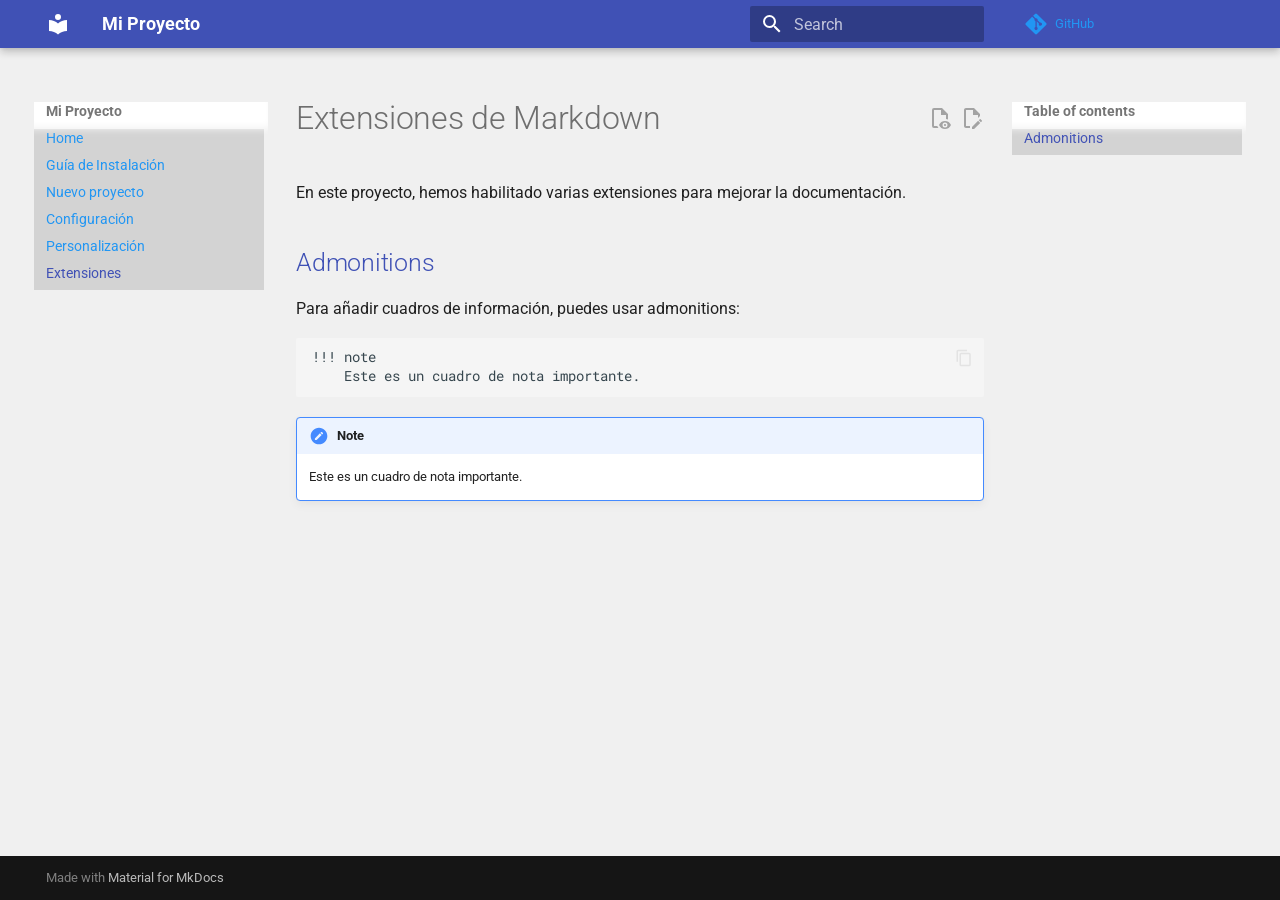
<file: site/extensiones/admonitions/index.html>
<!doctype html>
<html lang="en" class="no-js">
  <head>
    
      <meta charset="utf-8">
      <meta name="viewport" content="width=device-width,initial-scale=1">
      
        <meta name="description" content="Documentación oficial de Mi Proyecto">
      
      
        <meta name="author" content="Javi Ibáñez">
      
      
        <link rel="canonical" href="https://midominio.com/extensiones/admonitions/">
      
      
        <link rel="prev" href="../../personalizacion/estilos/">
      
      
      
      <link rel="icon" href="../../assets/images/favicon.png">
      <meta name="generator" content="mkdocs-1.6.1, mkdocs-material-9.5.41">
    
    
      
        <title>Extensiones - Mi Proyecto</title>
      
    
    
      <link rel="stylesheet" href="../../assets/stylesheets/main.0253249f.min.css">
      
        
        <link rel="stylesheet" href="../../assets/stylesheets/palette.06af60db.min.css">
      
      


    
    
      
    
    
      
        
        
        <link rel="preconnect" href="https://fonts.gstatic.com" crossorigin>
        <link rel="stylesheet" href="https://fonts.googleapis.com/css?family=Roboto:300,300i,400,400i,700,700i%7CRoboto+Mono:400,400i,700,700i&display=fallback">
        <style>:root{--md-text-font:"Roboto";--md-code-font:"Roboto Mono"}</style>
      
    
    
      <link rel="stylesheet" href="../../styles/extra.css">
    
    <script>__md_scope=new URL("../..",location),__md_hash=e=>[...e].reduce(((e,_)=>(e<<5)-e+_.charCodeAt(0)),0),__md_get=(e,_=localStorage,t=__md_scope)=>JSON.parse(_.getItem(t.pathname+"."+e)),__md_set=(e,_,t=localStorage,a=__md_scope)=>{try{t.setItem(a.pathname+"."+e,JSON.stringify(_))}catch(e){}}</script>
    
      

    
    
    
  </head>
  
  
    
    
    
    
    
    <body dir="ltr" data-md-color-scheme="default" data-md-color-primary="indigo" data-md-color-accent="blue">
  
    
    <input class="md-toggle" data-md-toggle="drawer" type="checkbox" id="__drawer" autocomplete="off">
    <input class="md-toggle" data-md-toggle="search" type="checkbox" id="__search" autocomplete="off">
    <label class="md-overlay" for="__drawer"></label>
    <div data-md-component="skip">
      
        
        <a href="#extensiones-de-markdown" class="md-skip">
          Skip to content
        </a>
      
    </div>
    <div data-md-component="announce">
      
    </div>
    
    
      

  

<header class="md-header md-header--shadow" data-md-component="header">
  <nav class="md-header__inner md-grid" aria-label="Header">
    <a href="../.." title="Mi Proyecto" class="md-header__button md-logo" aria-label="Mi Proyecto" data-md-component="logo">
      
  
  <svg xmlns="http://www.w3.org/2000/svg" viewBox="0 0 24 24"><path d="M12 8a3 3 0 0 0 3-3 3 3 0 0 0-3-3 3 3 0 0 0-3 3 3 3 0 0 0 3 3m0 3.54C9.64 9.35 6.5 8 3 8v11c3.5 0 6.64 1.35 9 3.54 2.36-2.19 5.5-3.54 9-3.54V8c-3.5 0-6.64 1.35-9 3.54"/></svg>

    </a>
    <label class="md-header__button md-icon" for="__drawer">
      
      <svg xmlns="http://www.w3.org/2000/svg" viewBox="0 0 24 24"><path d="M3 6h18v2H3zm0 5h18v2H3zm0 5h18v2H3z"/></svg>
    </label>
    <div class="md-header__title" data-md-component="header-title">
      <div class="md-header__ellipsis">
        <div class="md-header__topic">
          <span class="md-ellipsis">
            Mi Proyecto
          </span>
        </div>
        <div class="md-header__topic" data-md-component="header-topic">
          <span class="md-ellipsis">
            
              Extensiones
            
          </span>
        </div>
      </div>
    </div>
    
      
    
    
    
    
      <label class="md-header__button md-icon" for="__search">
        
        <svg xmlns="http://www.w3.org/2000/svg" viewBox="0 0 24 24"><path d="M9.5 3A6.5 6.5 0 0 1 16 9.5c0 1.61-.59 3.09-1.56 4.23l.27.27h.79l5 5-1.5 1.5-5-5v-.79l-.27-.27A6.52 6.52 0 0 1 9.5 16 6.5 6.5 0 0 1 3 9.5 6.5 6.5 0 0 1 9.5 3m0 2C7 5 5 7 5 9.5S7 14 9.5 14 14 12 14 9.5 12 5 9.5 5"/></svg>
      </label>
      <div class="md-search" data-md-component="search" role="dialog">
  <label class="md-search__overlay" for="__search"></label>
  <div class="md-search__inner" role="search">
    <form class="md-search__form" name="search">
      <input type="text" class="md-search__input" name="query" aria-label="Search" placeholder="Search" autocapitalize="off" autocorrect="off" autocomplete="off" spellcheck="false" data-md-component="search-query" required>
      <label class="md-search__icon md-icon" for="__search">
        
        <svg xmlns="http://www.w3.org/2000/svg" viewBox="0 0 24 24"><path d="M9.5 3A6.5 6.5 0 0 1 16 9.5c0 1.61-.59 3.09-1.56 4.23l.27.27h.79l5 5-1.5 1.5-5-5v-.79l-.27-.27A6.52 6.52 0 0 1 9.5 16 6.5 6.5 0 0 1 3 9.5 6.5 6.5 0 0 1 9.5 3m0 2C7 5 5 7 5 9.5S7 14 9.5 14 14 12 14 9.5 12 5 9.5 5"/></svg>
        
        <svg xmlns="http://www.w3.org/2000/svg" viewBox="0 0 24 24"><path d="M20 11v2H8l5.5 5.5-1.42 1.42L4.16 12l7.92-7.92L13.5 5.5 8 11z"/></svg>
      </label>
      <nav class="md-search__options" aria-label="Search">
        
        <button type="reset" class="md-search__icon md-icon" title="Clear" aria-label="Clear" tabindex="-1">
          
          <svg xmlns="http://www.w3.org/2000/svg" viewBox="0 0 24 24"><path d="M19 6.41 17.59 5 12 10.59 6.41 5 5 6.41 10.59 12 5 17.59 6.41 19 12 13.41 17.59 19 19 17.59 13.41 12z"/></svg>
        </button>
      </nav>
      
    </form>
    <div class="md-search__output">
      <div class="md-search__scrollwrap" tabindex="0" data-md-scrollfix>
        <div class="md-search-result" data-md-component="search-result">
          <div class="md-search-result__meta">
            Initializing search
          </div>
          <ol class="md-search-result__list" role="presentation"></ol>
        </div>
      </div>
    </div>
  </div>
</div>
    
    
      <div class="md-header__source">
        <a href="https://github.com/jibanezmico/MkDocs" title="Go to repository" class="md-source" data-md-component="source">
  <div class="md-source__icon md-icon">
    
    <svg xmlns="http://www.w3.org/2000/svg" viewBox="0 0 448 512"><!--! Font Awesome Free 6.6.0 by @fontawesome - https://fontawesome.com License - https://fontawesome.com/license/free (Icons: CC BY 4.0, Fonts: SIL OFL 1.1, Code: MIT License) Copyright 2024 Fonticons, Inc.--><path d="M439.55 236.05 244 40.45a28.87 28.87 0 0 0-40.81 0l-40.66 40.63 51.52 51.52c27.06-9.14 52.68 16.77 43.39 43.68l49.66 49.66c34.23-11.8 61.18 31 35.47 56.69-26.49 26.49-70.21-2.87-56-37.34L240.22 199v121.85c25.3 12.54 22.26 41.85 9.08 55a34.34 34.34 0 0 1-48.55 0c-17.57-17.6-11.07-46.91 11.25-56v-123c-20.8-8.51-24.6-30.74-18.64-45L142.57 101 8.45 235.14a28.86 28.86 0 0 0 0 40.81l195.61 195.6a28.86 28.86 0 0 0 40.8 0l194.69-194.69a28.86 28.86 0 0 0 0-40.81"/></svg>
  </div>
  <div class="md-source__repository">
    GitHub
  </div>
</a>
      </div>
    
  </nav>
  
</header>
    
    <div class="md-container" data-md-component="container">
      
      
        
          
        
      
      <main class="md-main" data-md-component="main">
        <div class="md-main__inner md-grid">
          
            
              
              <div class="md-sidebar md-sidebar--primary" data-md-component="sidebar" data-md-type="navigation" >
                <div class="md-sidebar__scrollwrap">
                  <div class="md-sidebar__inner">
                    



<nav class="md-nav md-nav--primary" aria-label="Navigation" data-md-level="0">
  <label class="md-nav__title" for="__drawer">
    <a href="../.." title="Mi Proyecto" class="md-nav__button md-logo" aria-label="Mi Proyecto" data-md-component="logo">
      
  
  <svg xmlns="http://www.w3.org/2000/svg" viewBox="0 0 24 24"><path d="M12 8a3 3 0 0 0 3-3 3 3 0 0 0-3-3 3 3 0 0 0-3 3 3 3 0 0 0 3 3m0 3.54C9.64 9.35 6.5 8 3 8v11c3.5 0 6.64 1.35 9 3.54 2.36-2.19 5.5-3.54 9-3.54V8c-3.5 0-6.64 1.35-9 3.54"/></svg>

    </a>
    Mi Proyecto
  </label>
  
    <div class="md-nav__source">
      <a href="https://github.com/jibanezmico/MkDocs" title="Go to repository" class="md-source" data-md-component="source">
  <div class="md-source__icon md-icon">
    
    <svg xmlns="http://www.w3.org/2000/svg" viewBox="0 0 448 512"><!--! Font Awesome Free 6.6.0 by @fontawesome - https://fontawesome.com License - https://fontawesome.com/license/free (Icons: CC BY 4.0, Fonts: SIL OFL 1.1, Code: MIT License) Copyright 2024 Fonticons, Inc.--><path d="M439.55 236.05 244 40.45a28.87 28.87 0 0 0-40.81 0l-40.66 40.63 51.52 51.52c27.06-9.14 52.68 16.77 43.39 43.68l49.66 49.66c34.23-11.8 61.18 31 35.47 56.69-26.49 26.49-70.21-2.87-56-37.34L240.22 199v121.85c25.3 12.54 22.26 41.85 9.08 55a34.34 34.34 0 0 1-48.55 0c-17.57-17.6-11.07-46.91 11.25-56v-123c-20.8-8.51-24.6-30.74-18.64-45L142.57 101 8.45 235.14a28.86 28.86 0 0 0 0 40.81l195.61 195.6a28.86 28.86 0 0 0 40.8 0l194.69-194.69a28.86 28.86 0 0 0 0-40.81"/></svg>
  </div>
  <div class="md-source__repository">
    GitHub
  </div>
</a>
    </div>
  
  <ul class="md-nav__list" data-md-scrollfix>
    
      
      
  
  
  
  
    <li class="md-nav__item">
      <a href="../.." class="md-nav__link">
        
  
  <span class="md-ellipsis">
    Home
  </span>
  

      </a>
    </li>
  

    
      
      
  
  
  
  
    <li class="md-nav__item">
      <a href="../../guias/instalacion/" class="md-nav__link">
        
  
  <span class="md-ellipsis">
    Guía de Instalación
  </span>
  

      </a>
    </li>
  

    
      
      
  
  
  
  
    <li class="md-nav__item">
      <a href="../../guias/nuevo_proyecto/" class="md-nav__link">
        
  
  <span class="md-ellipsis">
    Nuevo proyecto
  </span>
  

      </a>
    </li>
  

    
      
      
  
  
  
  
    <li class="md-nav__item">
      <a href="../../configuracion/configuracion/" class="md-nav__link">
        
  
  <span class="md-ellipsis">
    Configuración
  </span>
  

      </a>
    </li>
  

    
      
      
  
  
  
  
    <li class="md-nav__item">
      <a href="../../personalizacion/estilos/" class="md-nav__link">
        
  
  <span class="md-ellipsis">
    Personalización
  </span>
  

      </a>
    </li>
  

    
      
      
  
  
    
  
  
  
    <li class="md-nav__item md-nav__item--active">
      
      <input class="md-nav__toggle md-toggle" type="checkbox" id="__toc">
      
      
        
      
      
        <label class="md-nav__link md-nav__link--active" for="__toc">
          
  
  <span class="md-ellipsis">
    Extensiones
  </span>
  

          <span class="md-nav__icon md-icon"></span>
        </label>
      
      <a href="./" class="md-nav__link md-nav__link--active">
        
  
  <span class="md-ellipsis">
    Extensiones
  </span>
  

      </a>
      
        

<nav class="md-nav md-nav--secondary" aria-label="Table of contents">
  
  
  
    
  
  
    <label class="md-nav__title" for="__toc">
      <span class="md-nav__icon md-icon"></span>
      Table of contents
    </label>
    <ul class="md-nav__list" data-md-component="toc" data-md-scrollfix>
      
        <li class="md-nav__item">
  <a href="#admonitions" class="md-nav__link">
    <span class="md-ellipsis">
      Admonitions
    </span>
  </a>
  
</li>
      
    </ul>
  
</nav>
      
    </li>
  

    
  </ul>
</nav>
                  </div>
                </div>
              </div>
            
            
              
              <div class="md-sidebar md-sidebar--secondary" data-md-component="sidebar" data-md-type="toc" >
                <div class="md-sidebar__scrollwrap">
                  <div class="md-sidebar__inner">
                    

<nav class="md-nav md-nav--secondary" aria-label="Table of contents">
  
  
  
    
  
  
    <label class="md-nav__title" for="__toc">
      <span class="md-nav__icon md-icon"></span>
      Table of contents
    </label>
    <ul class="md-nav__list" data-md-component="toc" data-md-scrollfix>
      
        <li class="md-nav__item">
  <a href="#admonitions" class="md-nav__link">
    <span class="md-ellipsis">
      Admonitions
    </span>
  </a>
  
</li>
      
    </ul>
  
</nav>
                  </div>
                </div>
              </div>
            
          
          
            <div class="md-content" data-md-component="content">
              <article class="md-content__inner md-typeset">
                
                  

  
    <a href="https://github.com/jibanezmico/MkDocs/edit/main/docs/extensiones/admonitions.md" title="Edit this page" class="md-content__button md-icon">
      
      <svg xmlns="http://www.w3.org/2000/svg" viewBox="0 0 24 24"><path d="M10 20H6V4h7v5h5v3.1l2-2V8l-6-6H6c-1.1 0-2 .9-2 2v16c0 1.1.9 2 2 2h4zm10.2-7c.1 0 .3.1.4.2l1.3 1.3c.2.2.2.6 0 .8l-1 1-2.1-2.1 1-1c.1-.1.2-.2.4-.2m0 3.9L14.1 23H12v-2.1l6.1-6.1z"/></svg>
    </a>
  
  
    
      
    
    <a href="https://github.com/jibanezmico/MkDocs/raw/main/docs/extensiones/admonitions.md" title="View source of this page" class="md-content__button md-icon">
      
      <svg xmlns="http://www.w3.org/2000/svg" viewBox="0 0 24 24"><path d="M17 18c.56 0 1 .44 1 1s-.44 1-1 1-1-.44-1-1 .44-1 1-1m0-3c-2.73 0-5.06 1.66-6 4 .94 2.34 3.27 4 6 4s5.06-1.66 6-4c-.94-2.34-3.27-4-6-4m0 6.5a2.5 2.5 0 0 1-2.5-2.5 2.5 2.5 0 0 1 2.5-2.5 2.5 2.5 0 0 1 2.5 2.5 2.5 2.5 0 0 1-2.5 2.5M9.27 20H6V4h7v5h5v4.07c.7.08 1.36.25 2 .49V8l-6-6H6a2 2 0 0 0-2 2v16a2 2 0 0 0 2 2h4.5a8.2 8.2 0 0 1-1.23-2"/></svg>
    </a>
  


<h1 id="extensiones-de-markdown">Extensiones de Markdown<a class="headerlink" href="#extensiones-de-markdown" title="Permanent link">&para;</a></h1>
<p>En este proyecto, hemos habilitado varias extensiones para mejorar la documentación.</p>
<h2 id="admonitions">Admonitions<a class="headerlink" href="#admonitions" title="Permanent link">&para;</a></h2>
<p>Para añadir cuadros de información, puedes usar admonitions:</p>
<div class="codehilite"><pre><span></span><code>!!! note
    Este es un cuadro de nota importante.
</code></pre></div>

<div class="admonition note">
<p class="admonition-title">Note</p>
<p>Este es un cuadro de nota importante.</p>
</div>












                
              </article>
            </div>
          
          
<script>var target=document.getElementById(location.hash.slice(1));target&&target.name&&(target.checked=target.name.startsWith("__tabbed_"))</script>
        </div>
        
      </main>
      
        <footer class="md-footer">
  
  <div class="md-footer-meta md-typeset">
    <div class="md-footer-meta__inner md-grid">
      <div class="md-copyright">
  
  
    Made with
    <a href="https://squidfunk.github.io/mkdocs-material/" target="_blank" rel="noopener">
      Material for MkDocs
    </a>
  
</div>
      
    </div>
  </div>
</footer>
      
    </div>
    <div class="md-dialog" data-md-component="dialog">
      <div class="md-dialog__inner md-typeset"></div>
    </div>
    
    
    <script id="__config" type="application/json">{"base": "../..", "features": ["content.action.edit", "content.action.view", "content.code.copy"], "search": "../../assets/javascripts/workers/search.6ce7567c.min.js", "translations": {"clipboard.copied": "Copied to clipboard", "clipboard.copy": "Copy to clipboard", "search.result.more.one": "1 more on this page", "search.result.more.other": "# more on this page", "search.result.none": "No matching documents", "search.result.one": "1 matching document", "search.result.other": "# matching documents", "search.result.placeholder": "Type to start searching", "search.result.term.missing": "Missing", "select.version": "Select version"}}</script>
    
    
      <script src="../../assets/javascripts/bundle.83f73b43.min.js"></script>
      
        <script src="../../js/custom.js"></script>
      
    
  </body>
</html>
</file>
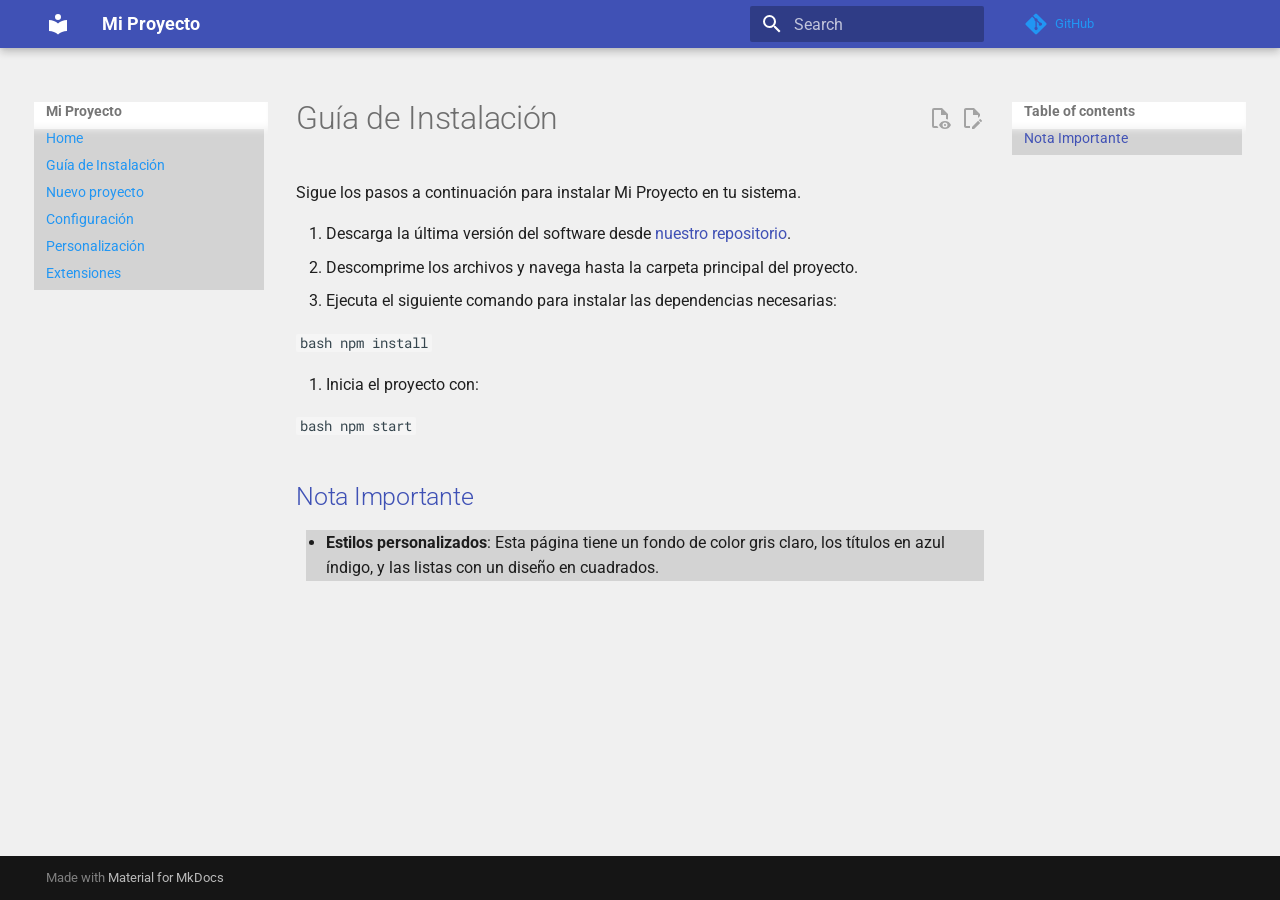
<file: site/guia/instalacion/index.html>
<!doctype html>
<html lang="en" class="no-js">
  <head>
    
      <meta charset="utf-8">
      <meta name="viewport" content="width=device-width,initial-scale=1">
      
        <meta name="description" content="Documentación oficial de Mi Proyecto">
      
      
        <meta name="author" content="Javi Ibáñez">
      
      
        <link rel="canonical" href="https://midominio.com/guia/instalacion/">
      
      
      
      
      <link rel="icon" href="../../assets/images/favicon.png">
      <meta name="generator" content="mkdocs-1.6.1, mkdocs-material-9.5.41">
    
    
      
        <title>Guía de Instalación - Mi Proyecto</title>
      
    
    
      <link rel="stylesheet" href="../../assets/stylesheets/main.0253249f.min.css">
      
        
        <link rel="stylesheet" href="../../assets/stylesheets/palette.06af60db.min.css">
      
      


    
    
      
    
    
      
        
        
        <link rel="preconnect" href="https://fonts.gstatic.com" crossorigin>
        <link rel="stylesheet" href="https://fonts.googleapis.com/css?family=Roboto:300,300i,400,400i,700,700i%7CRoboto+Mono:400,400i,700,700i&display=fallback">
        <style>:root{--md-text-font:"Roboto";--md-code-font:"Roboto Mono"}</style>
      
    
    
      <link rel="stylesheet" href="../../styles/extra.css">
    
    <script>__md_scope=new URL("../..",location),__md_hash=e=>[...e].reduce(((e,_)=>(e<<5)-e+_.charCodeAt(0)),0),__md_get=(e,_=localStorage,t=__md_scope)=>JSON.parse(_.getItem(t.pathname+"."+e)),__md_set=(e,_,t=localStorage,a=__md_scope)=>{try{t.setItem(a.pathname+"."+e,JSON.stringify(_))}catch(e){}}</script>
    
      

    
    
    
  </head>
  
  
    
    
    
    
    
    <body dir="ltr" data-md-color-scheme="default" data-md-color-primary="indigo" data-md-color-accent="blue">
  
    
    <input class="md-toggle" data-md-toggle="drawer" type="checkbox" id="__drawer" autocomplete="off">
    <input class="md-toggle" data-md-toggle="search" type="checkbox" id="__search" autocomplete="off">
    <label class="md-overlay" for="__drawer"></label>
    <div data-md-component="skip">
      
        
        <a href="#guia-de-instalacion" class="md-skip">
          Skip to content
        </a>
      
    </div>
    <div data-md-component="announce">
      
    </div>
    
    
      

  

<header class="md-header md-header--shadow" data-md-component="header">
  <nav class="md-header__inner md-grid" aria-label="Header">
    <a href="../.." title="Mi Proyecto" class="md-header__button md-logo" aria-label="Mi Proyecto" data-md-component="logo">
      
  
  <svg xmlns="http://www.w3.org/2000/svg" viewBox="0 0 24 24"><path d="M12 8a3 3 0 0 0 3-3 3 3 0 0 0-3-3 3 3 0 0 0-3 3 3 3 0 0 0 3 3m0 3.54C9.64 9.35 6.5 8 3 8v11c3.5 0 6.64 1.35 9 3.54 2.36-2.19 5.5-3.54 9-3.54V8c-3.5 0-6.64 1.35-9 3.54"/></svg>

    </a>
    <label class="md-header__button md-icon" for="__drawer">
      
      <svg xmlns="http://www.w3.org/2000/svg" viewBox="0 0 24 24"><path d="M3 6h18v2H3zm0 5h18v2H3zm0 5h18v2H3z"/></svg>
    </label>
    <div class="md-header__title" data-md-component="header-title">
      <div class="md-header__ellipsis">
        <div class="md-header__topic">
          <span class="md-ellipsis">
            Mi Proyecto
          </span>
        </div>
        <div class="md-header__topic" data-md-component="header-topic">
          <span class="md-ellipsis">
            
              Guía de Instalación
            
          </span>
        </div>
      </div>
    </div>
    
      
    
    
    
    
      <label class="md-header__button md-icon" for="__search">
        
        <svg xmlns="http://www.w3.org/2000/svg" viewBox="0 0 24 24"><path d="M9.5 3A6.5 6.5 0 0 1 16 9.5c0 1.61-.59 3.09-1.56 4.23l.27.27h.79l5 5-1.5 1.5-5-5v-.79l-.27-.27A6.52 6.52 0 0 1 9.5 16 6.5 6.5 0 0 1 3 9.5 6.5 6.5 0 0 1 9.5 3m0 2C7 5 5 7 5 9.5S7 14 9.5 14 14 12 14 9.5 12 5 9.5 5"/></svg>
      </label>
      <div class="md-search" data-md-component="search" role="dialog">
  <label class="md-search__overlay" for="__search"></label>
  <div class="md-search__inner" role="search">
    <form class="md-search__form" name="search">
      <input type="text" class="md-search__input" name="query" aria-label="Search" placeholder="Search" autocapitalize="off" autocorrect="off" autocomplete="off" spellcheck="false" data-md-component="search-query" required>
      <label class="md-search__icon md-icon" for="__search">
        
        <svg xmlns="http://www.w3.org/2000/svg" viewBox="0 0 24 24"><path d="M9.5 3A6.5 6.5 0 0 1 16 9.5c0 1.61-.59 3.09-1.56 4.23l.27.27h.79l5 5-1.5 1.5-5-5v-.79l-.27-.27A6.52 6.52 0 0 1 9.5 16 6.5 6.5 0 0 1 3 9.5 6.5 6.5 0 0 1 9.5 3m0 2C7 5 5 7 5 9.5S7 14 9.5 14 14 12 14 9.5 12 5 9.5 5"/></svg>
        
        <svg xmlns="http://www.w3.org/2000/svg" viewBox="0 0 24 24"><path d="M20 11v2H8l5.5 5.5-1.42 1.42L4.16 12l7.92-7.92L13.5 5.5 8 11z"/></svg>
      </label>
      <nav class="md-search__options" aria-label="Search">
        
        <button type="reset" class="md-search__icon md-icon" title="Clear" aria-label="Clear" tabindex="-1">
          
          <svg xmlns="http://www.w3.org/2000/svg" viewBox="0 0 24 24"><path d="M19 6.41 17.59 5 12 10.59 6.41 5 5 6.41 10.59 12 5 17.59 6.41 19 12 13.41 17.59 19 19 17.59 13.41 12z"/></svg>
        </button>
      </nav>
      
    </form>
    <div class="md-search__output">
      <div class="md-search__scrollwrap" tabindex="0" data-md-scrollfix>
        <div class="md-search-result" data-md-component="search-result">
          <div class="md-search-result__meta">
            Initializing search
          </div>
          <ol class="md-search-result__list" role="presentation"></ol>
        </div>
      </div>
    </div>
  </div>
</div>
    
    
      <div class="md-header__source">
        <a href="https://github.com/jibanezmico/MkDocs" title="Go to repository" class="md-source" data-md-component="source">
  <div class="md-source__icon md-icon">
    
    <svg xmlns="http://www.w3.org/2000/svg" viewBox="0 0 448 512"><!--! Font Awesome Free 6.6.0 by @fontawesome - https://fontawesome.com License - https://fontawesome.com/license/free (Icons: CC BY 4.0, Fonts: SIL OFL 1.1, Code: MIT License) Copyright 2024 Fonticons, Inc.--><path d="M439.55 236.05 244 40.45a28.87 28.87 0 0 0-40.81 0l-40.66 40.63 51.52 51.52c27.06-9.14 52.68 16.77 43.39 43.68l49.66 49.66c34.23-11.8 61.18 31 35.47 56.69-26.49 26.49-70.21-2.87-56-37.34L240.22 199v121.85c25.3 12.54 22.26 41.85 9.08 55a34.34 34.34 0 0 1-48.55 0c-17.57-17.6-11.07-46.91 11.25-56v-123c-20.8-8.51-24.6-30.74-18.64-45L142.57 101 8.45 235.14a28.86 28.86 0 0 0 0 40.81l195.61 195.6a28.86 28.86 0 0 0 40.8 0l194.69-194.69a28.86 28.86 0 0 0 0-40.81"/></svg>
  </div>
  <div class="md-source__repository">
    GitHub
  </div>
</a>
      </div>
    
  </nav>
  
</header>
    
    <div class="md-container" data-md-component="container">
      
      
        
          
        
      
      <main class="md-main" data-md-component="main">
        <div class="md-main__inner md-grid">
          
            
              
              <div class="md-sidebar md-sidebar--primary" data-md-component="sidebar" data-md-type="navigation" >
                <div class="md-sidebar__scrollwrap">
                  <div class="md-sidebar__inner">
                    



<nav class="md-nav md-nav--primary" aria-label="Navigation" data-md-level="0">
  <label class="md-nav__title" for="__drawer">
    <a href="../.." title="Mi Proyecto" class="md-nav__button md-logo" aria-label="Mi Proyecto" data-md-component="logo">
      
  
  <svg xmlns="http://www.w3.org/2000/svg" viewBox="0 0 24 24"><path d="M12 8a3 3 0 0 0 3-3 3 3 0 0 0-3-3 3 3 0 0 0-3 3 3 3 0 0 0 3 3m0 3.54C9.64 9.35 6.5 8 3 8v11c3.5 0 6.64 1.35 9 3.54 2.36-2.19 5.5-3.54 9-3.54V8c-3.5 0-6.64 1.35-9 3.54"/></svg>

    </a>
    Mi Proyecto
  </label>
  
    <div class="md-nav__source">
      <a href="https://github.com/jibanezmico/MkDocs" title="Go to repository" class="md-source" data-md-component="source">
  <div class="md-source__icon md-icon">
    
    <svg xmlns="http://www.w3.org/2000/svg" viewBox="0 0 448 512"><!--! Font Awesome Free 6.6.0 by @fontawesome - https://fontawesome.com License - https://fontawesome.com/license/free (Icons: CC BY 4.0, Fonts: SIL OFL 1.1, Code: MIT License) Copyright 2024 Fonticons, Inc.--><path d="M439.55 236.05 244 40.45a28.87 28.87 0 0 0-40.81 0l-40.66 40.63 51.52 51.52c27.06-9.14 52.68 16.77 43.39 43.68l49.66 49.66c34.23-11.8 61.18 31 35.47 56.69-26.49 26.49-70.21-2.87-56-37.34L240.22 199v121.85c25.3 12.54 22.26 41.85 9.08 55a34.34 34.34 0 0 1-48.55 0c-17.57-17.6-11.07-46.91 11.25-56v-123c-20.8-8.51-24.6-30.74-18.64-45L142.57 101 8.45 235.14a28.86 28.86 0 0 0 0 40.81l195.61 195.6a28.86 28.86 0 0 0 40.8 0l194.69-194.69a28.86 28.86 0 0 0 0-40.81"/></svg>
  </div>
  <div class="md-source__repository">
    GitHub
  </div>
</a>
    </div>
  
  <ul class="md-nav__list" data-md-scrollfix>
    
      
      
  
  
  
  
    <li class="md-nav__item">
      <a href="../.." class="md-nav__link">
        
  
  <span class="md-ellipsis">
    Home
  </span>
  

      </a>
    </li>
  

    
      
      
  
  
  
  
    <li class="md-nav__item">
      <a href="../../guias/instalacion/" class="md-nav__link">
        
  
  <span class="md-ellipsis">
    Guía de Instalación
  </span>
  

      </a>
    </li>
  

    
      
      
  
  
  
  
    <li class="md-nav__item">
      <a href="../../guias/nuevo_proyecto/" class="md-nav__link">
        
  
  <span class="md-ellipsis">
    Nuevo proyecto
  </span>
  

      </a>
    </li>
  

    
      
      
  
  
  
  
    <li class="md-nav__item">
      <a href="../../configuracion/configuracion/" class="md-nav__link">
        
  
  <span class="md-ellipsis">
    Configuración
  </span>
  

      </a>
    </li>
  

    
      
      
  
  
  
  
    <li class="md-nav__item">
      <a href="../../personalizacion/estilos/" class="md-nav__link">
        
  
  <span class="md-ellipsis">
    Personalización
  </span>
  

      </a>
    </li>
  

    
      
      
  
  
  
  
    <li class="md-nav__item">
      <a href="../../extensiones/admonitions/" class="md-nav__link">
        
  
  <span class="md-ellipsis">
    Extensiones
  </span>
  

      </a>
    </li>
  

    
  </ul>
</nav>
                  </div>
                </div>
              </div>
            
            
              
              <div class="md-sidebar md-sidebar--secondary" data-md-component="sidebar" data-md-type="toc" >
                <div class="md-sidebar__scrollwrap">
                  <div class="md-sidebar__inner">
                    

<nav class="md-nav md-nav--secondary" aria-label="Table of contents">
  
  
  
    
  
  
    <label class="md-nav__title" for="__toc">
      <span class="md-nav__icon md-icon"></span>
      Table of contents
    </label>
    <ul class="md-nav__list" data-md-component="toc" data-md-scrollfix>
      
        <li class="md-nav__item">
  <a href="#nota-importante" class="md-nav__link">
    <span class="md-ellipsis">
      Nota Importante
    </span>
  </a>
  
</li>
      
    </ul>
  
</nav>
                  </div>
                </div>
              </div>
            
          
          
            <div class="md-content" data-md-component="content">
              <article class="md-content__inner md-typeset">
                
                  

  
    <a href="https://github.com/jibanezmico/MkDocs/edit/main/docs/guia/instalacion.md" title="Edit this page" class="md-content__button md-icon">
      
      <svg xmlns="http://www.w3.org/2000/svg" viewBox="0 0 24 24"><path d="M10 20H6V4h7v5h5v3.1l2-2V8l-6-6H6c-1.1 0-2 .9-2 2v16c0 1.1.9 2 2 2h4zm10.2-7c.1 0 .3.1.4.2l1.3 1.3c.2.2.2.6 0 .8l-1 1-2.1-2.1 1-1c.1-.1.2-.2.4-.2m0 3.9L14.1 23H12v-2.1l6.1-6.1z"/></svg>
    </a>
  
  
    
      
    
    <a href="https://github.com/jibanezmico/MkDocs/raw/main/docs/guia/instalacion.md" title="View source of this page" class="md-content__button md-icon">
      
      <svg xmlns="http://www.w3.org/2000/svg" viewBox="0 0 24 24"><path d="M17 18c.56 0 1 .44 1 1s-.44 1-1 1-1-.44-1-1 .44-1 1-1m0-3c-2.73 0-5.06 1.66-6 4 .94 2.34 3.27 4 6 4s5.06-1.66 6-4c-.94-2.34-3.27-4-6-4m0 6.5a2.5 2.5 0 0 1-2.5-2.5 2.5 2.5 0 0 1 2.5-2.5 2.5 2.5 0 0 1 2.5 2.5 2.5 2.5 0 0 1-2.5 2.5M9.27 20H6V4h7v5h5v4.07c.7.08 1.36.25 2 .49V8l-6-6H6a2 2 0 0 0-2 2v16a2 2 0 0 0 2 2h4.5a8.2 8.2 0 0 1-1.23-2"/></svg>
    </a>
  


<h1 id="guia-de-instalacion">Guía de Instalación<a class="headerlink" href="#guia-de-instalacion" title="Permanent link">&para;</a></h1>
<p>Sigue los pasos a continuación para instalar Mi Proyecto en tu sistema.</p>
<ol>
<li>Descarga la última versión del software desde <a href="https://github.com/usuario/proyecto">nuestro repositorio</a>.</li>
<li>Descomprime los archivos y navega hasta la carpeta principal del proyecto.</li>
<li>Ejecuta el siguiente comando para instalar las dependencias necesarias:</li>
</ol>
<p><code>bash
   npm install</code></p>
<ol>
<li>Inicia el proyecto con:</li>
</ol>
<p><code>bash
   npm start</code></p>
<h2 id="nota-importante">Nota Importante<a class="headerlink" href="#nota-importante" title="Permanent link">&para;</a></h2>
<ul>
<li><strong>Estilos personalizados</strong>: Esta página tiene un fondo de color gris claro, los títulos en azul índigo, y las listas con un diseño en cuadrados.</li>
</ul>












                
              </article>
            </div>
          
          
<script>var target=document.getElementById(location.hash.slice(1));target&&target.name&&(target.checked=target.name.startsWith("__tabbed_"))</script>
        </div>
        
      </main>
      
        <footer class="md-footer">
  
  <div class="md-footer-meta md-typeset">
    <div class="md-footer-meta__inner md-grid">
      <div class="md-copyright">
  
  
    Made with
    <a href="https://squidfunk.github.io/mkdocs-material/" target="_blank" rel="noopener">
      Material for MkDocs
    </a>
  
</div>
      
    </div>
  </div>
</footer>
      
    </div>
    <div class="md-dialog" data-md-component="dialog">
      <div class="md-dialog__inner md-typeset"></div>
    </div>
    
    
    <script id="__config" type="application/json">{"base": "../..", "features": ["content.action.edit", "content.action.view", "content.code.copy"], "search": "../../assets/javascripts/workers/search.6ce7567c.min.js", "translations": {"clipboard.copied": "Copied to clipboard", "clipboard.copy": "Copy to clipboard", "search.result.more.one": "1 more on this page", "search.result.more.other": "# more on this page", "search.result.none": "No matching documents", "search.result.one": "1 matching document", "search.result.other": "# matching documents", "search.result.placeholder": "Type to start searching", "search.result.term.missing": "Missing", "select.version": "Select version"}}</script>
    
    
      <script src="../../assets/javascripts/bundle.83f73b43.min.js"></script>
      
        <script src="../../js/custom.js"></script>
      
    
  </body>
</html>
</file>
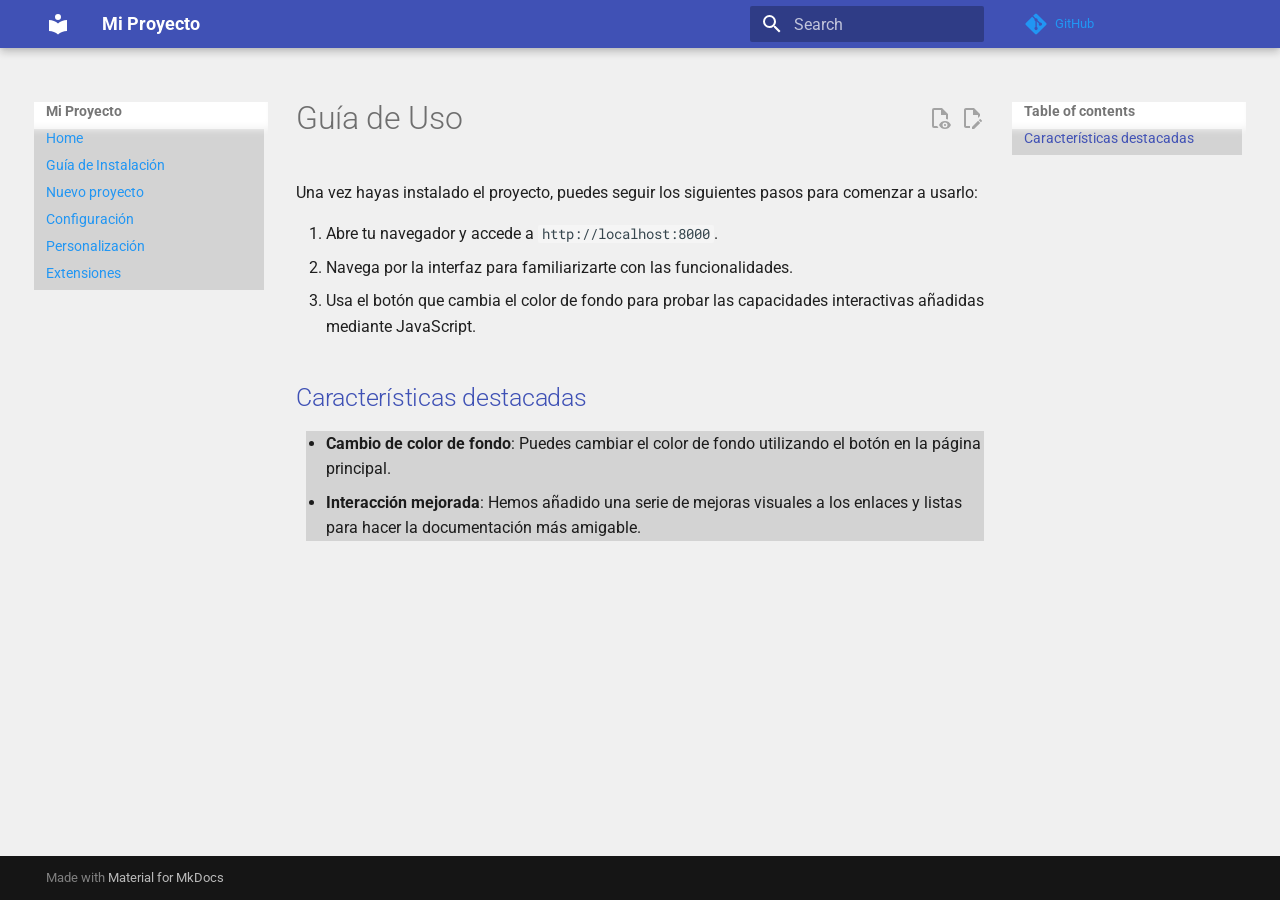
<file: site/guia/uso/index.html>
<!doctype html>
<html lang="en" class="no-js">
  <head>
    
      <meta charset="utf-8">
      <meta name="viewport" content="width=device-width,initial-scale=1">
      
        <meta name="description" content="Documentación oficial de Mi Proyecto">
      
      
        <meta name="author" content="Javi Ibáñez">
      
      
        <link rel="canonical" href="https://midominio.com/guia/uso/">
      
      
      
      
      <link rel="icon" href="../../assets/images/favicon.png">
      <meta name="generator" content="mkdocs-1.6.1, mkdocs-material-9.5.41">
    
    
      
        <title>Guía de Uso - Mi Proyecto</title>
      
    
    
      <link rel="stylesheet" href="../../assets/stylesheets/main.0253249f.min.css">
      
        
        <link rel="stylesheet" href="../../assets/stylesheets/palette.06af60db.min.css">
      
      


    
    
      
    
    
      
        
        
        <link rel="preconnect" href="https://fonts.gstatic.com" crossorigin>
        <link rel="stylesheet" href="https://fonts.googleapis.com/css?family=Roboto:300,300i,400,400i,700,700i%7CRoboto+Mono:400,400i,700,700i&display=fallback">
        <style>:root{--md-text-font:"Roboto";--md-code-font:"Roboto Mono"}</style>
      
    
    
      <link rel="stylesheet" href="../../styles/extra.css">
    
    <script>__md_scope=new URL("../..",location),__md_hash=e=>[...e].reduce(((e,_)=>(e<<5)-e+_.charCodeAt(0)),0),__md_get=(e,_=localStorage,t=__md_scope)=>JSON.parse(_.getItem(t.pathname+"."+e)),__md_set=(e,_,t=localStorage,a=__md_scope)=>{try{t.setItem(a.pathname+"."+e,JSON.stringify(_))}catch(e){}}</script>
    
      

    
    
    
  </head>
  
  
    
    
    
    
    
    <body dir="ltr" data-md-color-scheme="default" data-md-color-primary="indigo" data-md-color-accent="blue">
  
    
    <input class="md-toggle" data-md-toggle="drawer" type="checkbox" id="__drawer" autocomplete="off">
    <input class="md-toggle" data-md-toggle="search" type="checkbox" id="__search" autocomplete="off">
    <label class="md-overlay" for="__drawer"></label>
    <div data-md-component="skip">
      
        
        <a href="#guia-de-uso" class="md-skip">
          Skip to content
        </a>
      
    </div>
    <div data-md-component="announce">
      
    </div>
    
    
      

  

<header class="md-header md-header--shadow" data-md-component="header">
  <nav class="md-header__inner md-grid" aria-label="Header">
    <a href="../.." title="Mi Proyecto" class="md-header__button md-logo" aria-label="Mi Proyecto" data-md-component="logo">
      
  
  <svg xmlns="http://www.w3.org/2000/svg" viewBox="0 0 24 24"><path d="M12 8a3 3 0 0 0 3-3 3 3 0 0 0-3-3 3 3 0 0 0-3 3 3 3 0 0 0 3 3m0 3.54C9.64 9.35 6.5 8 3 8v11c3.5 0 6.64 1.35 9 3.54 2.36-2.19 5.5-3.54 9-3.54V8c-3.5 0-6.64 1.35-9 3.54"/></svg>

    </a>
    <label class="md-header__button md-icon" for="__drawer">
      
      <svg xmlns="http://www.w3.org/2000/svg" viewBox="0 0 24 24"><path d="M3 6h18v2H3zm0 5h18v2H3zm0 5h18v2H3z"/></svg>
    </label>
    <div class="md-header__title" data-md-component="header-title">
      <div class="md-header__ellipsis">
        <div class="md-header__topic">
          <span class="md-ellipsis">
            Mi Proyecto
          </span>
        </div>
        <div class="md-header__topic" data-md-component="header-topic">
          <span class="md-ellipsis">
            
              Guía de Uso
            
          </span>
        </div>
      </div>
    </div>
    
      
    
    
    
    
      <label class="md-header__button md-icon" for="__search">
        
        <svg xmlns="http://www.w3.org/2000/svg" viewBox="0 0 24 24"><path d="M9.5 3A6.5 6.5 0 0 1 16 9.5c0 1.61-.59 3.09-1.56 4.23l.27.27h.79l5 5-1.5 1.5-5-5v-.79l-.27-.27A6.52 6.52 0 0 1 9.5 16 6.5 6.5 0 0 1 3 9.5 6.5 6.5 0 0 1 9.5 3m0 2C7 5 5 7 5 9.5S7 14 9.5 14 14 12 14 9.5 12 5 9.5 5"/></svg>
      </label>
      <div class="md-search" data-md-component="search" role="dialog">
  <label class="md-search__overlay" for="__search"></label>
  <div class="md-search__inner" role="search">
    <form class="md-search__form" name="search">
      <input type="text" class="md-search__input" name="query" aria-label="Search" placeholder="Search" autocapitalize="off" autocorrect="off" autocomplete="off" spellcheck="false" data-md-component="search-query" required>
      <label class="md-search__icon md-icon" for="__search">
        
        <svg xmlns="http://www.w3.org/2000/svg" viewBox="0 0 24 24"><path d="M9.5 3A6.5 6.5 0 0 1 16 9.5c0 1.61-.59 3.09-1.56 4.23l.27.27h.79l5 5-1.5 1.5-5-5v-.79l-.27-.27A6.52 6.52 0 0 1 9.5 16 6.5 6.5 0 0 1 3 9.5 6.5 6.5 0 0 1 9.5 3m0 2C7 5 5 7 5 9.5S7 14 9.5 14 14 12 14 9.5 12 5 9.5 5"/></svg>
        
        <svg xmlns="http://www.w3.org/2000/svg" viewBox="0 0 24 24"><path d="M20 11v2H8l5.5 5.5-1.42 1.42L4.16 12l7.92-7.92L13.5 5.5 8 11z"/></svg>
      </label>
      <nav class="md-search__options" aria-label="Search">
        
        <button type="reset" class="md-search__icon md-icon" title="Clear" aria-label="Clear" tabindex="-1">
          
          <svg xmlns="http://www.w3.org/2000/svg" viewBox="0 0 24 24"><path d="M19 6.41 17.59 5 12 10.59 6.41 5 5 6.41 10.59 12 5 17.59 6.41 19 12 13.41 17.59 19 19 17.59 13.41 12z"/></svg>
        </button>
      </nav>
      
    </form>
    <div class="md-search__output">
      <div class="md-search__scrollwrap" tabindex="0" data-md-scrollfix>
        <div class="md-search-result" data-md-component="search-result">
          <div class="md-search-result__meta">
            Initializing search
          </div>
          <ol class="md-search-result__list" role="presentation"></ol>
        </div>
      </div>
    </div>
  </div>
</div>
    
    
      <div class="md-header__source">
        <a href="https://github.com/jibanezmico/MkDocs" title="Go to repository" class="md-source" data-md-component="source">
  <div class="md-source__icon md-icon">
    
    <svg xmlns="http://www.w3.org/2000/svg" viewBox="0 0 448 512"><!--! Font Awesome Free 6.6.0 by @fontawesome - https://fontawesome.com License - https://fontawesome.com/license/free (Icons: CC BY 4.0, Fonts: SIL OFL 1.1, Code: MIT License) Copyright 2024 Fonticons, Inc.--><path d="M439.55 236.05 244 40.45a28.87 28.87 0 0 0-40.81 0l-40.66 40.63 51.52 51.52c27.06-9.14 52.68 16.77 43.39 43.68l49.66 49.66c34.23-11.8 61.18 31 35.47 56.69-26.49 26.49-70.21-2.87-56-37.34L240.22 199v121.85c25.3 12.54 22.26 41.85 9.08 55a34.34 34.34 0 0 1-48.55 0c-17.57-17.6-11.07-46.91 11.25-56v-123c-20.8-8.51-24.6-30.74-18.64-45L142.57 101 8.45 235.14a28.86 28.86 0 0 0 0 40.81l195.61 195.6a28.86 28.86 0 0 0 40.8 0l194.69-194.69a28.86 28.86 0 0 0 0-40.81"/></svg>
  </div>
  <div class="md-source__repository">
    GitHub
  </div>
</a>
      </div>
    
  </nav>
  
</header>
    
    <div class="md-container" data-md-component="container">
      
      
        
          
        
      
      <main class="md-main" data-md-component="main">
        <div class="md-main__inner md-grid">
          
            
              
              <div class="md-sidebar md-sidebar--primary" data-md-component="sidebar" data-md-type="navigation" >
                <div class="md-sidebar__scrollwrap">
                  <div class="md-sidebar__inner">
                    



<nav class="md-nav md-nav--primary" aria-label="Navigation" data-md-level="0">
  <label class="md-nav__title" for="__drawer">
    <a href="../.." title="Mi Proyecto" class="md-nav__button md-logo" aria-label="Mi Proyecto" data-md-component="logo">
      
  
  <svg xmlns="http://www.w3.org/2000/svg" viewBox="0 0 24 24"><path d="M12 8a3 3 0 0 0 3-3 3 3 0 0 0-3-3 3 3 0 0 0-3 3 3 3 0 0 0 3 3m0 3.54C9.64 9.35 6.5 8 3 8v11c3.5 0 6.64 1.35 9 3.54 2.36-2.19 5.5-3.54 9-3.54V8c-3.5 0-6.64 1.35-9 3.54"/></svg>

    </a>
    Mi Proyecto
  </label>
  
    <div class="md-nav__source">
      <a href="https://github.com/jibanezmico/MkDocs" title="Go to repository" class="md-source" data-md-component="source">
  <div class="md-source__icon md-icon">
    
    <svg xmlns="http://www.w3.org/2000/svg" viewBox="0 0 448 512"><!--! Font Awesome Free 6.6.0 by @fontawesome - https://fontawesome.com License - https://fontawesome.com/license/free (Icons: CC BY 4.0, Fonts: SIL OFL 1.1, Code: MIT License) Copyright 2024 Fonticons, Inc.--><path d="M439.55 236.05 244 40.45a28.87 28.87 0 0 0-40.81 0l-40.66 40.63 51.52 51.52c27.06-9.14 52.68 16.77 43.39 43.68l49.66 49.66c34.23-11.8 61.18 31 35.47 56.69-26.49 26.49-70.21-2.87-56-37.34L240.22 199v121.85c25.3 12.54 22.26 41.85 9.08 55a34.34 34.34 0 0 1-48.55 0c-17.57-17.6-11.07-46.91 11.25-56v-123c-20.8-8.51-24.6-30.74-18.64-45L142.57 101 8.45 235.14a28.86 28.86 0 0 0 0 40.81l195.61 195.6a28.86 28.86 0 0 0 40.8 0l194.69-194.69a28.86 28.86 0 0 0 0-40.81"/></svg>
  </div>
  <div class="md-source__repository">
    GitHub
  </div>
</a>
    </div>
  
  <ul class="md-nav__list" data-md-scrollfix>
    
      
      
  
  
  
  
    <li class="md-nav__item">
      <a href="../.." class="md-nav__link">
        
  
  <span class="md-ellipsis">
    Home
  </span>
  

      </a>
    </li>
  

    
      
      
  
  
  
  
    <li class="md-nav__item">
      <a href="../../guias/instalacion/" class="md-nav__link">
        
  
  <span class="md-ellipsis">
    Guía de Instalación
  </span>
  

      </a>
    </li>
  

    
      
      
  
  
  
  
    <li class="md-nav__item">
      <a href="../../guias/nuevo_proyecto/" class="md-nav__link">
        
  
  <span class="md-ellipsis">
    Nuevo proyecto
  </span>
  

      </a>
    </li>
  

    
      
      
  
  
  
  
    <li class="md-nav__item">
      <a href="../../configuracion/configuracion/" class="md-nav__link">
        
  
  <span class="md-ellipsis">
    Configuración
  </span>
  

      </a>
    </li>
  

    
      
      
  
  
  
  
    <li class="md-nav__item">
      <a href="../../personalizacion/estilos/" class="md-nav__link">
        
  
  <span class="md-ellipsis">
    Personalización
  </span>
  

      </a>
    </li>
  

    
      
      
  
  
  
  
    <li class="md-nav__item">
      <a href="../../extensiones/admonitions/" class="md-nav__link">
        
  
  <span class="md-ellipsis">
    Extensiones
  </span>
  

      </a>
    </li>
  

    
  </ul>
</nav>
                  </div>
                </div>
              </div>
            
            
              
              <div class="md-sidebar md-sidebar--secondary" data-md-component="sidebar" data-md-type="toc" >
                <div class="md-sidebar__scrollwrap">
                  <div class="md-sidebar__inner">
                    

<nav class="md-nav md-nav--secondary" aria-label="Table of contents">
  
  
  
    
  
  
    <label class="md-nav__title" for="__toc">
      <span class="md-nav__icon md-icon"></span>
      Table of contents
    </label>
    <ul class="md-nav__list" data-md-component="toc" data-md-scrollfix>
      
        <li class="md-nav__item">
  <a href="#caracteristicas-destacadas" class="md-nav__link">
    <span class="md-ellipsis">
      Características destacadas
    </span>
  </a>
  
</li>
      
    </ul>
  
</nav>
                  </div>
                </div>
              </div>
            
          
          
            <div class="md-content" data-md-component="content">
              <article class="md-content__inner md-typeset">
                
                  

  
    <a href="https://github.com/jibanezmico/MkDocs/edit/main/docs/guia/uso.md" title="Edit this page" class="md-content__button md-icon">
      
      <svg xmlns="http://www.w3.org/2000/svg" viewBox="0 0 24 24"><path d="M10 20H6V4h7v5h5v3.1l2-2V8l-6-6H6c-1.1 0-2 .9-2 2v16c0 1.1.9 2 2 2h4zm10.2-7c.1 0 .3.1.4.2l1.3 1.3c.2.2.2.6 0 .8l-1 1-2.1-2.1 1-1c.1-.1.2-.2.4-.2m0 3.9L14.1 23H12v-2.1l6.1-6.1z"/></svg>
    </a>
  
  
    
      
    
    <a href="https://github.com/jibanezmico/MkDocs/raw/main/docs/guia/uso.md" title="View source of this page" class="md-content__button md-icon">
      
      <svg xmlns="http://www.w3.org/2000/svg" viewBox="0 0 24 24"><path d="M17 18c.56 0 1 .44 1 1s-.44 1-1 1-1-.44-1-1 .44-1 1-1m0-3c-2.73 0-5.06 1.66-6 4 .94 2.34 3.27 4 6 4s5.06-1.66 6-4c-.94-2.34-3.27-4-6-4m0 6.5a2.5 2.5 0 0 1-2.5-2.5 2.5 2.5 0 0 1 2.5-2.5 2.5 2.5 0 0 1 2.5 2.5 2.5 2.5 0 0 1-2.5 2.5M9.27 20H6V4h7v5h5v4.07c.7.08 1.36.25 2 .49V8l-6-6H6a2 2 0 0 0-2 2v16a2 2 0 0 0 2 2h4.5a8.2 8.2 0 0 1-1.23-2"/></svg>
    </a>
  


<h1 id="guia-de-uso">Guía de Uso<a class="headerlink" href="#guia-de-uso" title="Permanent link">&para;</a></h1>
<p>Una vez hayas instalado el proyecto, puedes seguir los siguientes pasos para comenzar a usarlo:</p>
<ol>
<li>Abre tu navegador y accede a <code>http://localhost:8000</code>.</li>
<li>Navega por la interfaz para familiarizarte con las funcionalidades.</li>
<li>Usa el botón que cambia el color de fondo para probar las capacidades interactivas añadidas mediante JavaScript.</li>
</ol>
<h2 id="caracteristicas-destacadas">Características destacadas<a class="headerlink" href="#caracteristicas-destacadas" title="Permanent link">&para;</a></h2>
<ul>
<li><strong>Cambio de color de fondo</strong>: Puedes cambiar el color de fondo utilizando el botón en la página principal.</li>
<li><strong>Interacción mejorada</strong>: Hemos añadido una serie de mejoras visuales a los enlaces y listas para hacer la documentación más amigable.</li>
</ul>












                
              </article>
            </div>
          
          
<script>var target=document.getElementById(location.hash.slice(1));target&&target.name&&(target.checked=target.name.startsWith("__tabbed_"))</script>
        </div>
        
      </main>
      
        <footer class="md-footer">
  
  <div class="md-footer-meta md-typeset">
    <div class="md-footer-meta__inner md-grid">
      <div class="md-copyright">
  
  
    Made with
    <a href="https://squidfunk.github.io/mkdocs-material/" target="_blank" rel="noopener">
      Material for MkDocs
    </a>
  
</div>
      
    </div>
  </div>
</footer>
      
    </div>
    <div class="md-dialog" data-md-component="dialog">
      <div class="md-dialog__inner md-typeset"></div>
    </div>
    
    
    <script id="__config" type="application/json">{"base": "../..", "features": ["content.action.edit", "content.action.view", "content.code.copy"], "search": "../../assets/javascripts/workers/search.6ce7567c.min.js", "translations": {"clipboard.copied": "Copied to clipboard", "clipboard.copy": "Copy to clipboard", "search.result.more.one": "1 more on this page", "search.result.more.other": "# more on this page", "search.result.none": "No matching documents", "search.result.one": "1 matching document", "search.result.other": "# matching documents", "search.result.placeholder": "Type to start searching", "search.result.term.missing": "Missing", "select.version": "Select version"}}</script>
    
    
      <script src="../../assets/javascripts/bundle.83f73b43.min.js"></script>
      
        <script src="../../js/custom.js"></script>
      
    
  </body>
</html>
</file>
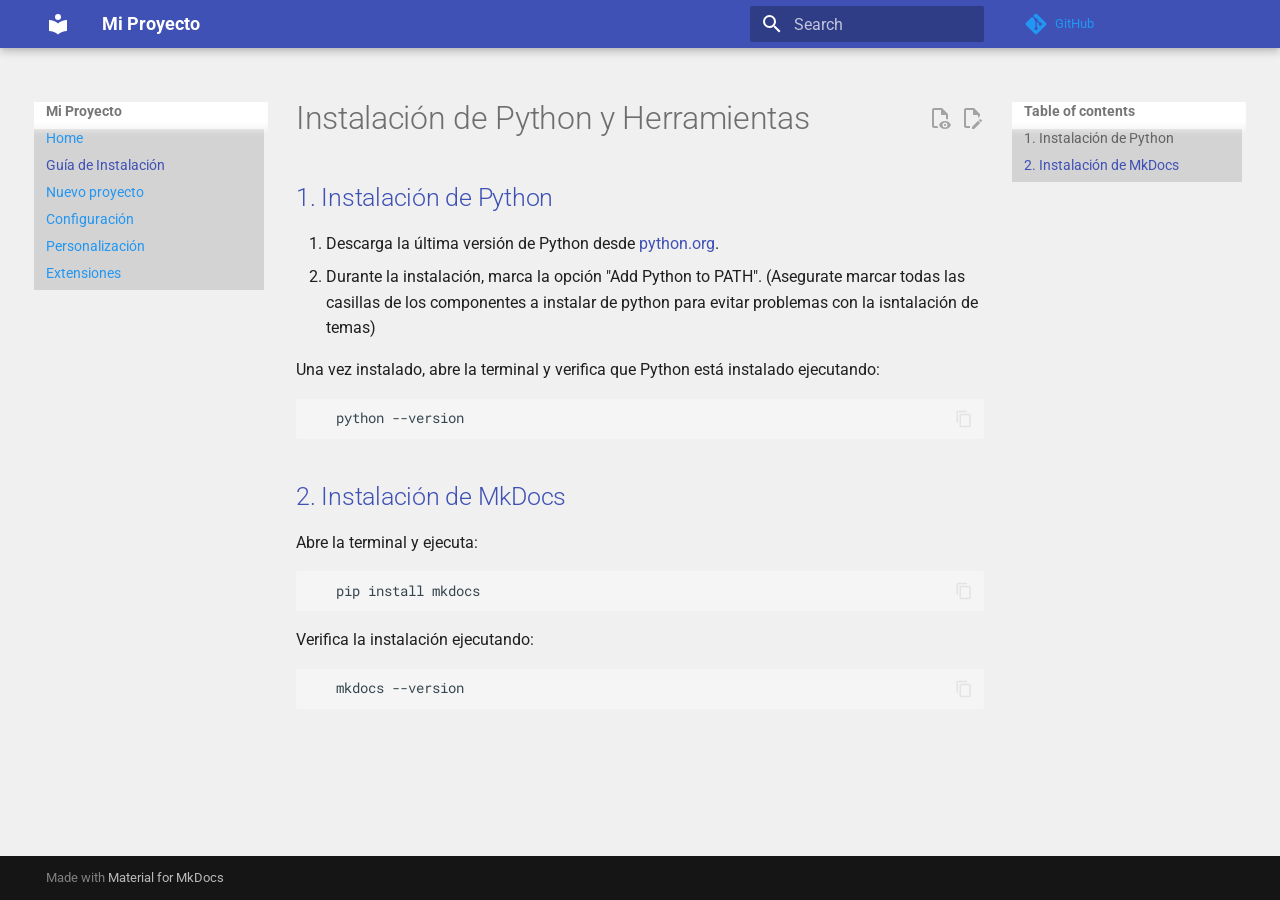
<file: site/guias/instalacion/index.html>
<!doctype html>
<html lang="en" class="no-js">
  <head>
    
      <meta charset="utf-8">
      <meta name="viewport" content="width=device-width,initial-scale=1">
      
        <meta name="description" content="Documentación oficial de Mi Proyecto">
      
      
        <meta name="author" content="Javi Ibáñez">
      
      
        <link rel="canonical" href="https://midominio.com/guias/instalacion/">
      
      
        <link rel="prev" href="../..">
      
      
        <link rel="next" href="../nuevo_proyecto/">
      
      
      <link rel="icon" href="../../assets/images/favicon.png">
      <meta name="generator" content="mkdocs-1.6.1, mkdocs-material-9.5.41">
    
    
      
        <title>Guía de Instalación - Mi Proyecto</title>
      
    
    
      <link rel="stylesheet" href="../../assets/stylesheets/main.0253249f.min.css">
      
        
        <link rel="stylesheet" href="../../assets/stylesheets/palette.06af60db.min.css">
      
      


    
    
      
    
    
      
        
        
        <link rel="preconnect" href="https://fonts.gstatic.com" crossorigin>
        <link rel="stylesheet" href="https://fonts.googleapis.com/css?family=Roboto:300,300i,400,400i,700,700i%7CRoboto+Mono:400,400i,700,700i&display=fallback">
        <style>:root{--md-text-font:"Roboto";--md-code-font:"Roboto Mono"}</style>
      
    
    
      <link rel="stylesheet" href="../../styles/extra.css">
    
    <script>__md_scope=new URL("../..",location),__md_hash=e=>[...e].reduce(((e,_)=>(e<<5)-e+_.charCodeAt(0)),0),__md_get=(e,_=localStorage,t=__md_scope)=>JSON.parse(_.getItem(t.pathname+"."+e)),__md_set=(e,_,t=localStorage,a=__md_scope)=>{try{t.setItem(a.pathname+"."+e,JSON.stringify(_))}catch(e){}}</script>
    
      

    
    
    
  </head>
  
  
    
    
    
    
    
    <body dir="ltr" data-md-color-scheme="default" data-md-color-primary="indigo" data-md-color-accent="blue">
  
    
    <input class="md-toggle" data-md-toggle="drawer" type="checkbox" id="__drawer" autocomplete="off">
    <input class="md-toggle" data-md-toggle="search" type="checkbox" id="__search" autocomplete="off">
    <label class="md-overlay" for="__drawer"></label>
    <div data-md-component="skip">
      
        
        <a href="#instalacion-de-python-y-herramientas" class="md-skip">
          Skip to content
        </a>
      
    </div>
    <div data-md-component="announce">
      
    </div>
    
    
      

  

<header class="md-header md-header--shadow" data-md-component="header">
  <nav class="md-header__inner md-grid" aria-label="Header">
    <a href="../.." title="Mi Proyecto" class="md-header__button md-logo" aria-label="Mi Proyecto" data-md-component="logo">
      
  
  <svg xmlns="http://www.w3.org/2000/svg" viewBox="0 0 24 24"><path d="M12 8a3 3 0 0 0 3-3 3 3 0 0 0-3-3 3 3 0 0 0-3 3 3 3 0 0 0 3 3m0 3.54C9.64 9.35 6.5 8 3 8v11c3.5 0 6.64 1.35 9 3.54 2.36-2.19 5.5-3.54 9-3.54V8c-3.5 0-6.64 1.35-9 3.54"/></svg>

    </a>
    <label class="md-header__button md-icon" for="__drawer">
      
      <svg xmlns="http://www.w3.org/2000/svg" viewBox="0 0 24 24"><path d="M3 6h18v2H3zm0 5h18v2H3zm0 5h18v2H3z"/></svg>
    </label>
    <div class="md-header__title" data-md-component="header-title">
      <div class="md-header__ellipsis">
        <div class="md-header__topic">
          <span class="md-ellipsis">
            Mi Proyecto
          </span>
        </div>
        <div class="md-header__topic" data-md-component="header-topic">
          <span class="md-ellipsis">
            
              Guía de Instalación
            
          </span>
        </div>
      </div>
    </div>
    
      
    
    
    
    
      <label class="md-header__button md-icon" for="__search">
        
        <svg xmlns="http://www.w3.org/2000/svg" viewBox="0 0 24 24"><path d="M9.5 3A6.5 6.5 0 0 1 16 9.5c0 1.61-.59 3.09-1.56 4.23l.27.27h.79l5 5-1.5 1.5-5-5v-.79l-.27-.27A6.52 6.52 0 0 1 9.5 16 6.5 6.5 0 0 1 3 9.5 6.5 6.5 0 0 1 9.5 3m0 2C7 5 5 7 5 9.5S7 14 9.5 14 14 12 14 9.5 12 5 9.5 5"/></svg>
      </label>
      <div class="md-search" data-md-component="search" role="dialog">
  <label class="md-search__overlay" for="__search"></label>
  <div class="md-search__inner" role="search">
    <form class="md-search__form" name="search">
      <input type="text" class="md-search__input" name="query" aria-label="Search" placeholder="Search" autocapitalize="off" autocorrect="off" autocomplete="off" spellcheck="false" data-md-component="search-query" required>
      <label class="md-search__icon md-icon" for="__search">
        
        <svg xmlns="http://www.w3.org/2000/svg" viewBox="0 0 24 24"><path d="M9.5 3A6.5 6.5 0 0 1 16 9.5c0 1.61-.59 3.09-1.56 4.23l.27.27h.79l5 5-1.5 1.5-5-5v-.79l-.27-.27A6.52 6.52 0 0 1 9.5 16 6.5 6.5 0 0 1 3 9.5 6.5 6.5 0 0 1 9.5 3m0 2C7 5 5 7 5 9.5S7 14 9.5 14 14 12 14 9.5 12 5 9.5 5"/></svg>
        
        <svg xmlns="http://www.w3.org/2000/svg" viewBox="0 0 24 24"><path d="M20 11v2H8l5.5 5.5-1.42 1.42L4.16 12l7.92-7.92L13.5 5.5 8 11z"/></svg>
      </label>
      <nav class="md-search__options" aria-label="Search">
        
        <button type="reset" class="md-search__icon md-icon" title="Clear" aria-label="Clear" tabindex="-1">
          
          <svg xmlns="http://www.w3.org/2000/svg" viewBox="0 0 24 24"><path d="M19 6.41 17.59 5 12 10.59 6.41 5 5 6.41 10.59 12 5 17.59 6.41 19 12 13.41 17.59 19 19 17.59 13.41 12z"/></svg>
        </button>
      </nav>
      
    </form>
    <div class="md-search__output">
      <div class="md-search__scrollwrap" tabindex="0" data-md-scrollfix>
        <div class="md-search-result" data-md-component="search-result">
          <div class="md-search-result__meta">
            Initializing search
          </div>
          <ol class="md-search-result__list" role="presentation"></ol>
        </div>
      </div>
    </div>
  </div>
</div>
    
    
      <div class="md-header__source">
        <a href="https://github.com/jibanezmico/MkDocs" title="Go to repository" class="md-source" data-md-component="source">
  <div class="md-source__icon md-icon">
    
    <svg xmlns="http://www.w3.org/2000/svg" viewBox="0 0 448 512"><!--! Font Awesome Free 6.6.0 by @fontawesome - https://fontawesome.com License - https://fontawesome.com/license/free (Icons: CC BY 4.0, Fonts: SIL OFL 1.1, Code: MIT License) Copyright 2024 Fonticons, Inc.--><path d="M439.55 236.05 244 40.45a28.87 28.87 0 0 0-40.81 0l-40.66 40.63 51.52 51.52c27.06-9.14 52.68 16.77 43.39 43.68l49.66 49.66c34.23-11.8 61.18 31 35.47 56.69-26.49 26.49-70.21-2.87-56-37.34L240.22 199v121.85c25.3 12.54 22.26 41.85 9.08 55a34.34 34.34 0 0 1-48.55 0c-17.57-17.6-11.07-46.91 11.25-56v-123c-20.8-8.51-24.6-30.74-18.64-45L142.57 101 8.45 235.14a28.86 28.86 0 0 0 0 40.81l195.61 195.6a28.86 28.86 0 0 0 40.8 0l194.69-194.69a28.86 28.86 0 0 0 0-40.81"/></svg>
  </div>
  <div class="md-source__repository">
    GitHub
  </div>
</a>
      </div>
    
  </nav>
  
</header>
    
    <div class="md-container" data-md-component="container">
      
      
        
          
        
      
      <main class="md-main" data-md-component="main">
        <div class="md-main__inner md-grid">
          
            
              
              <div class="md-sidebar md-sidebar--primary" data-md-component="sidebar" data-md-type="navigation" >
                <div class="md-sidebar__scrollwrap">
                  <div class="md-sidebar__inner">
                    



<nav class="md-nav md-nav--primary" aria-label="Navigation" data-md-level="0">
  <label class="md-nav__title" for="__drawer">
    <a href="../.." title="Mi Proyecto" class="md-nav__button md-logo" aria-label="Mi Proyecto" data-md-component="logo">
      
  
  <svg xmlns="http://www.w3.org/2000/svg" viewBox="0 0 24 24"><path d="M12 8a3 3 0 0 0 3-3 3 3 0 0 0-3-3 3 3 0 0 0-3 3 3 3 0 0 0 3 3m0 3.54C9.64 9.35 6.5 8 3 8v11c3.5 0 6.64 1.35 9 3.54 2.36-2.19 5.5-3.54 9-3.54V8c-3.5 0-6.64 1.35-9 3.54"/></svg>

    </a>
    Mi Proyecto
  </label>
  
    <div class="md-nav__source">
      <a href="https://github.com/jibanezmico/MkDocs" title="Go to repository" class="md-source" data-md-component="source">
  <div class="md-source__icon md-icon">
    
    <svg xmlns="http://www.w3.org/2000/svg" viewBox="0 0 448 512"><!--! Font Awesome Free 6.6.0 by @fontawesome - https://fontawesome.com License - https://fontawesome.com/license/free (Icons: CC BY 4.0, Fonts: SIL OFL 1.1, Code: MIT License) Copyright 2024 Fonticons, Inc.--><path d="M439.55 236.05 244 40.45a28.87 28.87 0 0 0-40.81 0l-40.66 40.63 51.52 51.52c27.06-9.14 52.68 16.77 43.39 43.68l49.66 49.66c34.23-11.8 61.18 31 35.47 56.69-26.49 26.49-70.21-2.87-56-37.34L240.22 199v121.85c25.3 12.54 22.26 41.85 9.08 55a34.34 34.34 0 0 1-48.55 0c-17.57-17.6-11.07-46.91 11.25-56v-123c-20.8-8.51-24.6-30.74-18.64-45L142.57 101 8.45 235.14a28.86 28.86 0 0 0 0 40.81l195.61 195.6a28.86 28.86 0 0 0 40.8 0l194.69-194.69a28.86 28.86 0 0 0 0-40.81"/></svg>
  </div>
  <div class="md-source__repository">
    GitHub
  </div>
</a>
    </div>
  
  <ul class="md-nav__list" data-md-scrollfix>
    
      
      
  
  
  
  
    <li class="md-nav__item">
      <a href="../.." class="md-nav__link">
        
  
  <span class="md-ellipsis">
    Home
  </span>
  

      </a>
    </li>
  

    
      
      
  
  
    
  
  
  
    <li class="md-nav__item md-nav__item--active">
      
      <input class="md-nav__toggle md-toggle" type="checkbox" id="__toc">
      
      
        
      
      
        <label class="md-nav__link md-nav__link--active" for="__toc">
          
  
  <span class="md-ellipsis">
    Guía de Instalación
  </span>
  

          <span class="md-nav__icon md-icon"></span>
        </label>
      
      <a href="./" class="md-nav__link md-nav__link--active">
        
  
  <span class="md-ellipsis">
    Guía de Instalación
  </span>
  

      </a>
      
        

<nav class="md-nav md-nav--secondary" aria-label="Table of contents">
  
  
  
    
  
  
    <label class="md-nav__title" for="__toc">
      <span class="md-nav__icon md-icon"></span>
      Table of contents
    </label>
    <ul class="md-nav__list" data-md-component="toc" data-md-scrollfix>
      
        <li class="md-nav__item">
  <a href="#1-instalacion-de-python" class="md-nav__link">
    <span class="md-ellipsis">
      1. Instalación de Python
    </span>
  </a>
  
</li>
      
        <li class="md-nav__item">
  <a href="#2-instalacion-de-mkdocs" class="md-nav__link">
    <span class="md-ellipsis">
      2. Instalación de MkDocs
    </span>
  </a>
  
</li>
      
    </ul>
  
</nav>
      
    </li>
  

    
      
      
  
  
  
  
    <li class="md-nav__item">
      <a href="../nuevo_proyecto/" class="md-nav__link">
        
  
  <span class="md-ellipsis">
    Nuevo proyecto
  </span>
  

      </a>
    </li>
  

    
      
      
  
  
  
  
    <li class="md-nav__item">
      <a href="../../configuracion/configuracion/" class="md-nav__link">
        
  
  <span class="md-ellipsis">
    Configuración
  </span>
  

      </a>
    </li>
  

    
      
      
  
  
  
  
    <li class="md-nav__item">
      <a href="../../personalizacion/estilos/" class="md-nav__link">
        
  
  <span class="md-ellipsis">
    Personalización
  </span>
  

      </a>
    </li>
  

    
      
      
  
  
  
  
    <li class="md-nav__item">
      <a href="../../extensiones/admonitions/" class="md-nav__link">
        
  
  <span class="md-ellipsis">
    Extensiones
  </span>
  

      </a>
    </li>
  

    
  </ul>
</nav>
                  </div>
                </div>
              </div>
            
            
              
              <div class="md-sidebar md-sidebar--secondary" data-md-component="sidebar" data-md-type="toc" >
                <div class="md-sidebar__scrollwrap">
                  <div class="md-sidebar__inner">
                    

<nav class="md-nav md-nav--secondary" aria-label="Table of contents">
  
  
  
    
  
  
    <label class="md-nav__title" for="__toc">
      <span class="md-nav__icon md-icon"></span>
      Table of contents
    </label>
    <ul class="md-nav__list" data-md-component="toc" data-md-scrollfix>
      
        <li class="md-nav__item">
  <a href="#1-instalacion-de-python" class="md-nav__link">
    <span class="md-ellipsis">
      1. Instalación de Python
    </span>
  </a>
  
</li>
      
        <li class="md-nav__item">
  <a href="#2-instalacion-de-mkdocs" class="md-nav__link">
    <span class="md-ellipsis">
      2. Instalación de MkDocs
    </span>
  </a>
  
</li>
      
    </ul>
  
</nav>
                  </div>
                </div>
              </div>
            
          
          
            <div class="md-content" data-md-component="content">
              <article class="md-content__inner md-typeset">
                
                  

  
    <a href="https://github.com/jibanezmico/MkDocs/edit/main/docs/guias/instalacion.md" title="Edit this page" class="md-content__button md-icon">
      
      <svg xmlns="http://www.w3.org/2000/svg" viewBox="0 0 24 24"><path d="M10 20H6V4h7v5h5v3.1l2-2V8l-6-6H6c-1.1 0-2 .9-2 2v16c0 1.1.9 2 2 2h4zm10.2-7c.1 0 .3.1.4.2l1.3 1.3c.2.2.2.6 0 .8l-1 1-2.1-2.1 1-1c.1-.1.2-.2.4-.2m0 3.9L14.1 23H12v-2.1l6.1-6.1z"/></svg>
    </a>
  
  
    
      
    
    <a href="https://github.com/jibanezmico/MkDocs/raw/main/docs/guias/instalacion.md" title="View source of this page" class="md-content__button md-icon">
      
      <svg xmlns="http://www.w3.org/2000/svg" viewBox="0 0 24 24"><path d="M17 18c.56 0 1 .44 1 1s-.44 1-1 1-1-.44-1-1 .44-1 1-1m0-3c-2.73 0-5.06 1.66-6 4 .94 2.34 3.27 4 6 4s5.06-1.66 6-4c-.94-2.34-3.27-4-6-4m0 6.5a2.5 2.5 0 0 1-2.5-2.5 2.5 2.5 0 0 1 2.5-2.5 2.5 2.5 0 0 1 2.5 2.5 2.5 2.5 0 0 1-2.5 2.5M9.27 20H6V4h7v5h5v4.07c.7.08 1.36.25 2 .49V8l-6-6H6a2 2 0 0 0-2 2v16a2 2 0 0 0 2 2h4.5a8.2 8.2 0 0 1-1.23-2"/></svg>
    </a>
  


<h1 id="instalacion-de-python-y-herramientas">Instalación de Python y Herramientas<a class="headerlink" href="#instalacion-de-python-y-herramientas" title="Permanent link">&para;</a></h1>
<h2 id="1-instalacion-de-python">1. Instalación de Python<a class="headerlink" href="#1-instalacion-de-python" title="Permanent link">&para;</a></h2>
<ol>
<li>Descarga la última versión de Python desde <a href="https://www.python.org/downloads/windows/">python.org</a>.</li>
<li>Durante la instalación, marca la opción "Add Python to PATH". (Asegurate marcar todas las casillas de los componentes a instalar de python para evitar problemas con la isntalación de temas)</li>
</ol>
<p>Una vez instalado, abre la terminal y verifica que Python está instalado ejecutando:</p>
<div class="codehilite"><pre><span></span><code><span class="w">   </span>python<span class="w"> </span>--version
</code></pre></div>

<h2 id="2-instalacion-de-mkdocs">2. Instalación de MkDocs<a class="headerlink" href="#2-instalacion-de-mkdocs" title="Permanent link">&para;</a></h2>
<p>Abre la terminal y ejecuta:</p>
<div class="codehilite"><pre><span></span><code><span class="w">   </span>pip<span class="w"> </span>install<span class="w"> </span>mkdocs
</code></pre></div>

<p>Verifica la instalación ejecutando:</p>
<div class="codehilite"><pre><span></span><code><span class="w">   </span>mkdocs<span class="w"> </span>--version
</code></pre></div>












                
              </article>
            </div>
          
          
<script>var target=document.getElementById(location.hash.slice(1));target&&target.name&&(target.checked=target.name.startsWith("__tabbed_"))</script>
        </div>
        
      </main>
      
        <footer class="md-footer">
  
  <div class="md-footer-meta md-typeset">
    <div class="md-footer-meta__inner md-grid">
      <div class="md-copyright">
  
  
    Made with
    <a href="https://squidfunk.github.io/mkdocs-material/" target="_blank" rel="noopener">
      Material for MkDocs
    </a>
  
</div>
      
    </div>
  </div>
</footer>
      
    </div>
    <div class="md-dialog" data-md-component="dialog">
      <div class="md-dialog__inner md-typeset"></div>
    </div>
    
    
    <script id="__config" type="application/json">{"base": "../..", "features": ["content.action.edit", "content.action.view", "content.code.copy"], "search": "../../assets/javascripts/workers/search.6ce7567c.min.js", "translations": {"clipboard.copied": "Copied to clipboard", "clipboard.copy": "Copy to clipboard", "search.result.more.one": "1 more on this page", "search.result.more.other": "# more on this page", "search.result.none": "No matching documents", "search.result.one": "1 matching document", "search.result.other": "# matching documents", "search.result.placeholder": "Type to start searching", "search.result.term.missing": "Missing", "select.version": "Select version"}}</script>
    
    
      <script src="../../assets/javascripts/bundle.83f73b43.min.js"></script>
      
        <script src="../../js/custom.js"></script>
      
    
  </body>
</html>
</file>
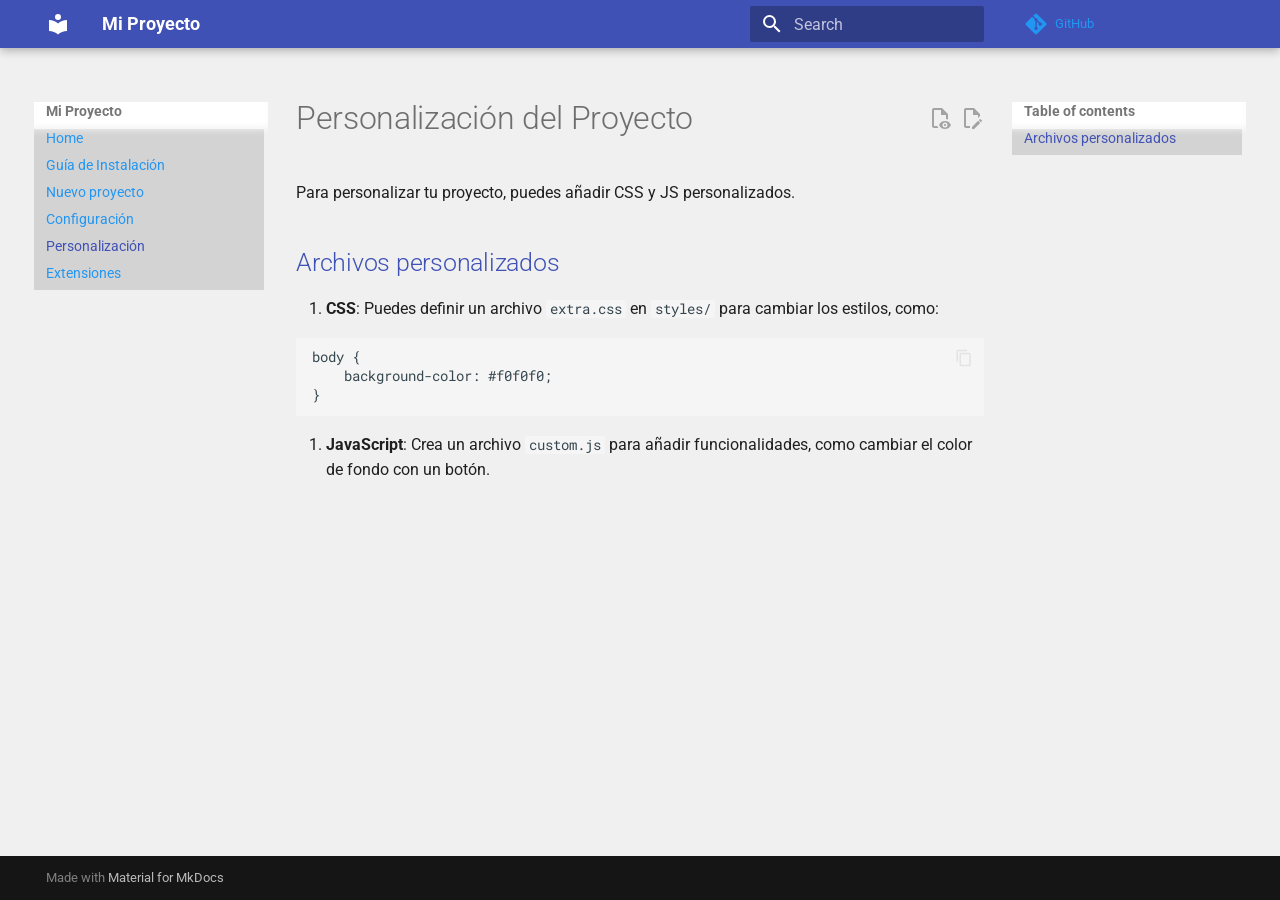
<file: site/personalizacion/estilos/index.html>
<!doctype html>
<html lang="en" class="no-js">
  <head>
    
      <meta charset="utf-8">
      <meta name="viewport" content="width=device-width,initial-scale=1">
      
        <meta name="description" content="Documentación oficial de Mi Proyecto">
      
      
        <meta name="author" content="Javi Ibáñez">
      
      
        <link rel="canonical" href="https://midominio.com/personalizacion/estilos/">
      
      
        <link rel="prev" href="../../configuracion/configuracion/">
      
      
        <link rel="next" href="../../extensiones/admonitions/">
      
      
      <link rel="icon" href="../../assets/images/favicon.png">
      <meta name="generator" content="mkdocs-1.6.1, mkdocs-material-9.5.41">
    
    
      
        <title>Personalización - Mi Proyecto</title>
      
    
    
      <link rel="stylesheet" href="../../assets/stylesheets/main.0253249f.min.css">
      
        
        <link rel="stylesheet" href="../../assets/stylesheets/palette.06af60db.min.css">
      
      


    
    
      
    
    
      
        
        
        <link rel="preconnect" href="https://fonts.gstatic.com" crossorigin>
        <link rel="stylesheet" href="https://fonts.googleapis.com/css?family=Roboto:300,300i,400,400i,700,700i%7CRoboto+Mono:400,400i,700,700i&display=fallback">
        <style>:root{--md-text-font:"Roboto";--md-code-font:"Roboto Mono"}</style>
      
    
    
      <link rel="stylesheet" href="../../styles/extra.css">
    
    <script>__md_scope=new URL("../..",location),__md_hash=e=>[...e].reduce(((e,_)=>(e<<5)-e+_.charCodeAt(0)),0),__md_get=(e,_=localStorage,t=__md_scope)=>JSON.parse(_.getItem(t.pathname+"."+e)),__md_set=(e,_,t=localStorage,a=__md_scope)=>{try{t.setItem(a.pathname+"."+e,JSON.stringify(_))}catch(e){}}</script>
    
      

    
    
    
  </head>
  
  
    
    
    
    
    
    <body dir="ltr" data-md-color-scheme="default" data-md-color-primary="indigo" data-md-color-accent="blue">
  
    
    <input class="md-toggle" data-md-toggle="drawer" type="checkbox" id="__drawer" autocomplete="off">
    <input class="md-toggle" data-md-toggle="search" type="checkbox" id="__search" autocomplete="off">
    <label class="md-overlay" for="__drawer"></label>
    <div data-md-component="skip">
      
        
        <a href="#personalizacion-del-proyecto" class="md-skip">
          Skip to content
        </a>
      
    </div>
    <div data-md-component="announce">
      
    </div>
    
    
      

  

<header class="md-header md-header--shadow" data-md-component="header">
  <nav class="md-header__inner md-grid" aria-label="Header">
    <a href="../.." title="Mi Proyecto" class="md-header__button md-logo" aria-label="Mi Proyecto" data-md-component="logo">
      
  
  <svg xmlns="http://www.w3.org/2000/svg" viewBox="0 0 24 24"><path d="M12 8a3 3 0 0 0 3-3 3 3 0 0 0-3-3 3 3 0 0 0-3 3 3 3 0 0 0 3 3m0 3.54C9.64 9.35 6.5 8 3 8v11c3.5 0 6.64 1.35 9 3.54 2.36-2.19 5.5-3.54 9-3.54V8c-3.5 0-6.64 1.35-9 3.54"/></svg>

    </a>
    <label class="md-header__button md-icon" for="__drawer">
      
      <svg xmlns="http://www.w3.org/2000/svg" viewBox="0 0 24 24"><path d="M3 6h18v2H3zm0 5h18v2H3zm0 5h18v2H3z"/></svg>
    </label>
    <div class="md-header__title" data-md-component="header-title">
      <div class="md-header__ellipsis">
        <div class="md-header__topic">
          <span class="md-ellipsis">
            Mi Proyecto
          </span>
        </div>
        <div class="md-header__topic" data-md-component="header-topic">
          <span class="md-ellipsis">
            
              Personalización
            
          </span>
        </div>
      </div>
    </div>
    
      
    
    
    
    
      <label class="md-header__button md-icon" for="__search">
        
        <svg xmlns="http://www.w3.org/2000/svg" viewBox="0 0 24 24"><path d="M9.5 3A6.5 6.5 0 0 1 16 9.5c0 1.61-.59 3.09-1.56 4.23l.27.27h.79l5 5-1.5 1.5-5-5v-.79l-.27-.27A6.52 6.52 0 0 1 9.5 16 6.5 6.5 0 0 1 3 9.5 6.5 6.5 0 0 1 9.5 3m0 2C7 5 5 7 5 9.5S7 14 9.5 14 14 12 14 9.5 12 5 9.5 5"/></svg>
      </label>
      <div class="md-search" data-md-component="search" role="dialog">
  <label class="md-search__overlay" for="__search"></label>
  <div class="md-search__inner" role="search">
    <form class="md-search__form" name="search">
      <input type="text" class="md-search__input" name="query" aria-label="Search" placeholder="Search" autocapitalize="off" autocorrect="off" autocomplete="off" spellcheck="false" data-md-component="search-query" required>
      <label class="md-search__icon md-icon" for="__search">
        
        <svg xmlns="http://www.w3.org/2000/svg" viewBox="0 0 24 24"><path d="M9.5 3A6.5 6.5 0 0 1 16 9.5c0 1.61-.59 3.09-1.56 4.23l.27.27h.79l5 5-1.5 1.5-5-5v-.79l-.27-.27A6.52 6.52 0 0 1 9.5 16 6.5 6.5 0 0 1 3 9.5 6.5 6.5 0 0 1 9.5 3m0 2C7 5 5 7 5 9.5S7 14 9.5 14 14 12 14 9.5 12 5 9.5 5"/></svg>
        
        <svg xmlns="http://www.w3.org/2000/svg" viewBox="0 0 24 24"><path d="M20 11v2H8l5.5 5.5-1.42 1.42L4.16 12l7.92-7.92L13.5 5.5 8 11z"/></svg>
      </label>
      <nav class="md-search__options" aria-label="Search">
        
        <button type="reset" class="md-search__icon md-icon" title="Clear" aria-label="Clear" tabindex="-1">
          
          <svg xmlns="http://www.w3.org/2000/svg" viewBox="0 0 24 24"><path d="M19 6.41 17.59 5 12 10.59 6.41 5 5 6.41 10.59 12 5 17.59 6.41 19 12 13.41 17.59 19 19 17.59 13.41 12z"/></svg>
        </button>
      </nav>
      
    </form>
    <div class="md-search__output">
      <div class="md-search__scrollwrap" tabindex="0" data-md-scrollfix>
        <div class="md-search-result" data-md-component="search-result">
          <div class="md-search-result__meta">
            Initializing search
          </div>
          <ol class="md-search-result__list" role="presentation"></ol>
        </div>
      </div>
    </div>
  </div>
</div>
    
    
      <div class="md-header__source">
        <a href="https://github.com/jibanezmico/MkDocs" title="Go to repository" class="md-source" data-md-component="source">
  <div class="md-source__icon md-icon">
    
    <svg xmlns="http://www.w3.org/2000/svg" viewBox="0 0 448 512"><!--! Font Awesome Free 6.6.0 by @fontawesome - https://fontawesome.com License - https://fontawesome.com/license/free (Icons: CC BY 4.0, Fonts: SIL OFL 1.1, Code: MIT License) Copyright 2024 Fonticons, Inc.--><path d="M439.55 236.05 244 40.45a28.87 28.87 0 0 0-40.81 0l-40.66 40.63 51.52 51.52c27.06-9.14 52.68 16.77 43.39 43.68l49.66 49.66c34.23-11.8 61.18 31 35.47 56.69-26.49 26.49-70.21-2.87-56-37.34L240.22 199v121.85c25.3 12.54 22.26 41.85 9.08 55a34.34 34.34 0 0 1-48.55 0c-17.57-17.6-11.07-46.91 11.25-56v-123c-20.8-8.51-24.6-30.74-18.64-45L142.57 101 8.45 235.14a28.86 28.86 0 0 0 0 40.81l195.61 195.6a28.86 28.86 0 0 0 40.8 0l194.69-194.69a28.86 28.86 0 0 0 0-40.81"/></svg>
  </div>
  <div class="md-source__repository">
    GitHub
  </div>
</a>
      </div>
    
  </nav>
  
</header>
    
    <div class="md-container" data-md-component="container">
      
      
        
          
        
      
      <main class="md-main" data-md-component="main">
        <div class="md-main__inner md-grid">
          
            
              
              <div class="md-sidebar md-sidebar--primary" data-md-component="sidebar" data-md-type="navigation" >
                <div class="md-sidebar__scrollwrap">
                  <div class="md-sidebar__inner">
                    



<nav class="md-nav md-nav--primary" aria-label="Navigation" data-md-level="0">
  <label class="md-nav__title" for="__drawer">
    <a href="../.." title="Mi Proyecto" class="md-nav__button md-logo" aria-label="Mi Proyecto" data-md-component="logo">
      
  
  <svg xmlns="http://www.w3.org/2000/svg" viewBox="0 0 24 24"><path d="M12 8a3 3 0 0 0 3-3 3 3 0 0 0-3-3 3 3 0 0 0-3 3 3 3 0 0 0 3 3m0 3.54C9.64 9.35 6.5 8 3 8v11c3.5 0 6.64 1.35 9 3.54 2.36-2.19 5.5-3.54 9-3.54V8c-3.5 0-6.64 1.35-9 3.54"/></svg>

    </a>
    Mi Proyecto
  </label>
  
    <div class="md-nav__source">
      <a href="https://github.com/jibanezmico/MkDocs" title="Go to repository" class="md-source" data-md-component="source">
  <div class="md-source__icon md-icon">
    
    <svg xmlns="http://www.w3.org/2000/svg" viewBox="0 0 448 512"><!--! Font Awesome Free 6.6.0 by @fontawesome - https://fontawesome.com License - https://fontawesome.com/license/free (Icons: CC BY 4.0, Fonts: SIL OFL 1.1, Code: MIT License) Copyright 2024 Fonticons, Inc.--><path d="M439.55 236.05 244 40.45a28.87 28.87 0 0 0-40.81 0l-40.66 40.63 51.52 51.52c27.06-9.14 52.68 16.77 43.39 43.68l49.66 49.66c34.23-11.8 61.18 31 35.47 56.69-26.49 26.49-70.21-2.87-56-37.34L240.22 199v121.85c25.3 12.54 22.26 41.85 9.08 55a34.34 34.34 0 0 1-48.55 0c-17.57-17.6-11.07-46.91 11.25-56v-123c-20.8-8.51-24.6-30.74-18.64-45L142.57 101 8.45 235.14a28.86 28.86 0 0 0 0 40.81l195.61 195.6a28.86 28.86 0 0 0 40.8 0l194.69-194.69a28.86 28.86 0 0 0 0-40.81"/></svg>
  </div>
  <div class="md-source__repository">
    GitHub
  </div>
</a>
    </div>
  
  <ul class="md-nav__list" data-md-scrollfix>
    
      
      
  
  
  
  
    <li class="md-nav__item">
      <a href="../.." class="md-nav__link">
        
  
  <span class="md-ellipsis">
    Home
  </span>
  

      </a>
    </li>
  

    
      
      
  
  
  
  
    <li class="md-nav__item">
      <a href="../../guias/instalacion/" class="md-nav__link">
        
  
  <span class="md-ellipsis">
    Guía de Instalación
  </span>
  

      </a>
    </li>
  

    
      
      
  
  
  
  
    <li class="md-nav__item">
      <a href="../../guias/nuevo_proyecto/" class="md-nav__link">
        
  
  <span class="md-ellipsis">
    Nuevo proyecto
  </span>
  

      </a>
    </li>
  

    
      
      
  
  
  
  
    <li class="md-nav__item">
      <a href="../../configuracion/configuracion/" class="md-nav__link">
        
  
  <span class="md-ellipsis">
    Configuración
  </span>
  

      </a>
    </li>
  

    
      
      
  
  
    
  
  
  
    <li class="md-nav__item md-nav__item--active">
      
      <input class="md-nav__toggle md-toggle" type="checkbox" id="__toc">
      
      
        
      
      
        <label class="md-nav__link md-nav__link--active" for="__toc">
          
  
  <span class="md-ellipsis">
    Personalización
  </span>
  

          <span class="md-nav__icon md-icon"></span>
        </label>
      
      <a href="./" class="md-nav__link md-nav__link--active">
        
  
  <span class="md-ellipsis">
    Personalización
  </span>
  

      </a>
      
        

<nav class="md-nav md-nav--secondary" aria-label="Table of contents">
  
  
  
    
  
  
    <label class="md-nav__title" for="__toc">
      <span class="md-nav__icon md-icon"></span>
      Table of contents
    </label>
    <ul class="md-nav__list" data-md-component="toc" data-md-scrollfix>
      
        <li class="md-nav__item">
  <a href="#archivos-personalizados" class="md-nav__link">
    <span class="md-ellipsis">
      Archivos personalizados
    </span>
  </a>
  
</li>
      
    </ul>
  
</nav>
      
    </li>
  

    
      
      
  
  
  
  
    <li class="md-nav__item">
      <a href="../../extensiones/admonitions/" class="md-nav__link">
        
  
  <span class="md-ellipsis">
    Extensiones
  </span>
  

      </a>
    </li>
  

    
  </ul>
</nav>
                  </div>
                </div>
              </div>
            
            
              
              <div class="md-sidebar md-sidebar--secondary" data-md-component="sidebar" data-md-type="toc" >
                <div class="md-sidebar__scrollwrap">
                  <div class="md-sidebar__inner">
                    

<nav class="md-nav md-nav--secondary" aria-label="Table of contents">
  
  
  
    
  
  
    <label class="md-nav__title" for="__toc">
      <span class="md-nav__icon md-icon"></span>
      Table of contents
    </label>
    <ul class="md-nav__list" data-md-component="toc" data-md-scrollfix>
      
        <li class="md-nav__item">
  <a href="#archivos-personalizados" class="md-nav__link">
    <span class="md-ellipsis">
      Archivos personalizados
    </span>
  </a>
  
</li>
      
    </ul>
  
</nav>
                  </div>
                </div>
              </div>
            
          
          
            <div class="md-content" data-md-component="content">
              <article class="md-content__inner md-typeset">
                
                  

  
    <a href="https://github.com/jibanezmico/MkDocs/edit/main/docs/personalizacion/estilos.md" title="Edit this page" class="md-content__button md-icon">
      
      <svg xmlns="http://www.w3.org/2000/svg" viewBox="0 0 24 24"><path d="M10 20H6V4h7v5h5v3.1l2-2V8l-6-6H6c-1.1 0-2 .9-2 2v16c0 1.1.9 2 2 2h4zm10.2-7c.1 0 .3.1.4.2l1.3 1.3c.2.2.2.6 0 .8l-1 1-2.1-2.1 1-1c.1-.1.2-.2.4-.2m0 3.9L14.1 23H12v-2.1l6.1-6.1z"/></svg>
    </a>
  
  
    
      
    
    <a href="https://github.com/jibanezmico/MkDocs/raw/main/docs/personalizacion/estilos.md" title="View source of this page" class="md-content__button md-icon">
      
      <svg xmlns="http://www.w3.org/2000/svg" viewBox="0 0 24 24"><path d="M17 18c.56 0 1 .44 1 1s-.44 1-1 1-1-.44-1-1 .44-1 1-1m0-3c-2.73 0-5.06 1.66-6 4 .94 2.34 3.27 4 6 4s5.06-1.66 6-4c-.94-2.34-3.27-4-6-4m0 6.5a2.5 2.5 0 0 1-2.5-2.5 2.5 2.5 0 0 1 2.5-2.5 2.5 2.5 0 0 1 2.5 2.5 2.5 2.5 0 0 1-2.5 2.5M9.27 20H6V4h7v5h5v4.07c.7.08 1.36.25 2 .49V8l-6-6H6a2 2 0 0 0-2 2v16a2 2 0 0 0 2 2h4.5a8.2 8.2 0 0 1-1.23-2"/></svg>
    </a>
  


<h1 id="personalizacion-del-proyecto">Personalización del Proyecto<a class="headerlink" href="#personalizacion-del-proyecto" title="Permanent link">&para;</a></h1>
<p>Para personalizar tu proyecto, puedes añadir CSS y JS personalizados.</p>
<h2 id="archivos-personalizados">Archivos personalizados<a class="headerlink" href="#archivos-personalizados" title="Permanent link">&para;</a></h2>
<ol>
<li><strong>CSS</strong>: Puedes definir un archivo <code>extra.css</code> en <code>styles/</code> para cambiar los estilos, como:</li>
</ol>
<div class="codehilite"><pre><span></span><code><span class="nt">body</span><span class="w"> </span><span class="p">{</span>
<span class="w">    </span><span class="k">background-color</span><span class="p">:</span><span class="w"> </span><span class="mh">#f0f0f0</span><span class="p">;</span>
<span class="p">}</span>
</code></pre></div>

<ol>
<li><strong>JavaScript</strong>: Crea un archivo <code>custom.js</code> para añadir funcionalidades, como cambiar el color de fondo con un botón.</li>
</ol>












                
              </article>
            </div>
          
          
<script>var target=document.getElementById(location.hash.slice(1));target&&target.name&&(target.checked=target.name.startsWith("__tabbed_"))</script>
        </div>
        
      </main>
      
        <footer class="md-footer">
  
  <div class="md-footer-meta md-typeset">
    <div class="md-footer-meta__inner md-grid">
      <div class="md-copyright">
  
  
    Made with
    <a href="https://squidfunk.github.io/mkdocs-material/" target="_blank" rel="noopener">
      Material for MkDocs
    </a>
  
</div>
      
    </div>
  </div>
</footer>
      
    </div>
    <div class="md-dialog" data-md-component="dialog">
      <div class="md-dialog__inner md-typeset"></div>
    </div>
    
    
    <script id="__config" type="application/json">{"base": "../..", "features": ["content.action.edit", "content.action.view", "content.code.copy"], "search": "../../assets/javascripts/workers/search.6ce7567c.min.js", "translations": {"clipboard.copied": "Copied to clipboard", "clipboard.copy": "Copy to clipboard", "search.result.more.one": "1 more on this page", "search.result.more.other": "# more on this page", "search.result.none": "No matching documents", "search.result.one": "1 matching document", "search.result.other": "# matching documents", "search.result.placeholder": "Type to start searching", "search.result.term.missing": "Missing", "select.version": "Select version"}}</script>
    
    
      <script src="../../assets/javascripts/bundle.83f73b43.min.js"></script>
      
        <script src="../../js/custom.js"></script>
      
    
  </body>
</html>
</file>
<file: site/styles/extra.css>
/* styles/extra.css */

/* Cambiar el color de fondo del cuerpo */
body {
    background-color: #f0f0f0;
}

/* Personalizar los títulos */
h1, h2, h3 {
    color: #3f51b5; /* Color azul indigo */
}

/* Estilo para las listas */
ul {
    list-style-type: square; /* Cambiar el estilo de la lista a cuadrado */
    background-color: lightgray; /* Fondo gris para la lista */
}

/* Personalizar enlaces */
a {
    color: #2196F3; /* Color azul */
    text-decoration: none; /* Sin subrayado */
}

a:hover {
    text-decoration: underline; /* Subrayado al pasar el ratón */
}
</file>
<file: site/assets/stylesheets/main.0253249f.min.css>
@charset "UTF-8";html{-webkit-text-size-adjust:none;-moz-text-size-adjust:none;text-size-adjust:none;box-sizing:border-box}*,:after,:before{box-sizing:inherit}@media (prefers-reduced-motion){*,:after,:before{transition:none!important}}body{margin:0}a,button,input,label{-webkit-tap-highlight-color:transparent}a{color:inherit;text-decoration:none}hr{border:0;box-sizing:initial;display:block;height:.05rem;overflow:visible;padding:0}small{font-size:80%}sub,sup{line-height:1em}img{border-style:none}table{border-collapse:initial;border-spacing:0}td,th{font-weight:400;vertical-align:top}button{background:#0000;border:0;font-family:inherit;font-size:inherit;margin:0;padding:0}input{border:0;outline:none}:root{--md-primary-fg-color:#4051b5;--md-primary-fg-color--light:#5d6cc0;--md-primary-fg-color--dark:#303fa1;--md-primary-bg-color:#fff;--md-primary-bg-color--light:#ffffffb3;--md-accent-fg-color:#526cfe;--md-accent-fg-color--transparent:#526cfe1a;--md-accent-bg-color:#fff;--md-accent-bg-color--light:#ffffffb3}[data-md-color-scheme=default]{color-scheme:light}[data-md-color-scheme=default] img[src$="#gh-dark-mode-only"],[data-md-color-scheme=default] img[src$="#only-dark"]{display:none}:root,[data-md-color-scheme=default]{--md-hue:225deg;--md-default-fg-color:#000000de;--md-default-fg-color--light:#0000008a;--md-default-fg-color--lighter:#00000052;--md-default-fg-color--lightest:#00000012;--md-default-bg-color:#fff;--md-default-bg-color--light:#ffffffb3;--md-default-bg-color--lighter:#ffffff4d;--md-default-bg-color--lightest:#ffffff1f;--md-code-fg-color:#36464e;--md-code-bg-color:#f5f5f5;--md-code-hl-color:#4287ff;--md-code-hl-color--light:#4287ff1a;--md-code-hl-number-color:#d52a2a;--md-code-hl-special-color:#db1457;--md-code-hl-function-color:#a846b9;--md-code-hl-constant-color:#6e59d9;--md-code-hl-keyword-color:#3f6ec6;--md-code-hl-string-color:#1c7d4d;--md-code-hl-name-color:var(--md-code-fg-color);--md-code-hl-operator-color:var(--md-default-fg-color--light);--md-code-hl-punctuation-color:var(--md-default-fg-color--light);--md-code-hl-comment-color:var(--md-default-fg-color--light);--md-code-hl-generic-color:var(--md-default-fg-color--light);--md-code-hl-variable-color:var(--md-default-fg-color--light);--md-typeset-color:var(--md-default-fg-color);--md-typeset-a-color:var(--md-primary-fg-color);--md-typeset-del-color:#f5503d26;--md-typeset-ins-color:#0bd57026;--md-typeset-kbd-color:#fafafa;--md-typeset-kbd-accent-color:#fff;--md-typeset-kbd-border-color:#b8b8b8;--md-typeset-mark-color:#ffff0080;--md-typeset-table-color:#0000001f;--md-typeset-table-color--light:rgba(0,0,0,.035);--md-admonition-fg-color:var(--md-default-fg-color);--md-admonition-bg-color:var(--md-default-bg-color);--md-warning-fg-color:#000000de;--md-warning-bg-color:#ff9;--md-footer-fg-color:#fff;--md-footer-fg-color--light:#ffffffb3;--md-footer-fg-color--lighter:#ffffff73;--md-footer-bg-color:#000000de;--md-footer-bg-color--dark:#00000052;--md-shadow-z1:0 0.2rem 0.5rem #0000000d,0 0 0.05rem #0000001a;--md-shadow-z2:0 0.2rem 0.5rem #0000001a,0 0 0.05rem #00000040;--md-shadow-z3:0 0.2rem 0.5rem #0003,0 0 0.05rem #00000059}.md-icon svg{fill:currentcolor;display:block;height:1.2rem;width:1.2rem}body{-webkit-font-smoothing:antialiased;-moz-osx-font-smoothing:grayscale;--md-text-font-family:var(--md-text-font,_),-apple-system,BlinkMacSystemFont,Helvetica,Arial,sans-serif;--md-code-font-family:var(--md-code-font,_),SFMono-Regular,Consolas,Menlo,monospace}aside,body,input{font-feature-settings:"kern","liga";color:var(--md-typeset-color);font-family:var(--md-text-font-family)}code,kbd,pre{font-feature-settings:"kern";font-family:var(--md-code-font-family)}:root{--md-typeset-table-sort-icon:url('data:image/svg+xml;charset=utf-8,<svg xmlns="http://www.w3.org/2000/svg" viewBox="0 0 24 24"><path d="m18 21-4-4h3V7h-3l4-4 4 4h-3v10h3M2 19v-2h10v2M2 13v-2h7v2M2 7V5h4v2z"/></svg>');--md-typeset-table-sort-icon--asc:url('data:image/svg+xml;charset=utf-8,<svg xmlns="http://www.w3.org/2000/svg" viewBox="0 0 24 24"><path d="M19 17h3l-4 4-4-4h3V3h2M2 17h10v2H2M6 5v2H2V5m0 6h7v2H2z"/></svg>');--md-typeset-table-sort-icon--desc:url('data:image/svg+xml;charset=utf-8,<svg xmlns="http://www.w3.org/2000/svg" viewBox="0 0 24 24"><path d="M19 7h3l-4-4-4 4h3v14h2M2 17h10v2H2M6 5v2H2V5m0 6h7v2H2z"/></svg>')}.md-typeset{-webkit-print-color-adjust:exact;color-adjust:exact;font-size:.8rem;line-height:1.6}@media print{.md-typeset{font-size:.68rem}}.md-typeset blockquote,.md-typeset dl,.md-typeset figure,.md-typeset ol,.md-typeset pre,.md-typeset ul{margin-bottom:1em;margin-top:1em}.md-typeset h1{color:var(--md-default-fg-color--light);font-size:2em;line-height:1.3;margin:0 0 1.25em}.md-typeset h1,.md-typeset h2{font-weight:300;letter-spacing:-.01em}.md-typeset h2{font-size:1.5625em;line-height:1.4;margin:1.6em 0 .64em}.md-typeset h3{font-size:1.25em;font-weight:400;letter-spacing:-.01em;line-height:1.5;margin:1.6em 0 .8em}.md-typeset h2+h3{margin-top:.8em}.md-typeset h4{font-weight:700;letter-spacing:-.01em;margin:1em 0}.md-typeset h5,.md-typeset h6{color:var(--md-default-fg-color--light);font-size:.8em;font-weight:700;letter-spacing:-.01em;margin:1.25em 0}.md-typeset h5{text-transform:uppercase}.md-typeset hr{border-bottom:.05rem solid var(--md-default-fg-color--lightest);display:flow-root;margin:1.5em 0}.md-typeset a{color:var(--md-typeset-a-color);word-break:break-word}.md-typeset a,.md-typeset a:before{transition:color 125ms}.md-typeset a:focus,.md-typeset a:hover{color:var(--md-accent-fg-color)}.md-typeset a:focus code,.md-typeset a:hover code{background-color:var(--md-accent-fg-color--transparent)}.md-typeset a code{color:currentcolor;transition:background-color 125ms}.md-typeset a.focus-visible{outline-color:var(--md-accent-fg-color);outline-offset:.2rem}.md-typeset code,.md-typeset kbd,.md-typeset pre{color:var(--md-code-fg-color);direction:ltr;font-variant-ligatures:none}@media print{.md-typeset code,.md-typeset kbd,.md-typeset pre{white-space:pre-wrap}}.md-typeset code{background-color:var(--md-code-bg-color);border-radius:.1rem;-webkit-box-decoration-break:clone;box-decoration-break:clone;font-size:.85em;padding:0 .2941176471em;word-break:break-word}.md-typeset code:not(.focus-visible){-webkit-tap-highlight-color:transparent;outline:none}.md-typeset pre{display:flow-root;line-height:1.4;position:relative}.md-typeset pre>code{-webkit-box-decoration-break:slice;box-decoration-break:slice;box-shadow:none;display:block;margin:0;outline-color:var(--md-accent-fg-color);overflow:auto;padding:.7720588235em 1.1764705882em;scrollbar-color:var(--md-default-fg-color--lighter) #0000;scrollbar-width:thin;touch-action:auto;word-break:normal}.md-typeset pre>code:hover{scrollbar-color:var(--md-accent-fg-color) #0000}.md-typeset pre>code::-webkit-scrollbar{height:.2rem;width:.2rem}.md-typeset pre>code::-webkit-scrollbar-thumb{background-color:var(--md-default-fg-color--lighter)}.md-typeset pre>code::-webkit-scrollbar-thumb:hover{background-color:var(--md-accent-fg-color)}.md-typeset kbd{background-color:var(--md-typeset-kbd-color);border-radius:.1rem;box-shadow:0 .1rem 0 .05rem var(--md-typeset-kbd-border-color),0 .1rem 0 var(--md-typeset-kbd-border-color),0 -.1rem .2rem var(--md-typeset-kbd-accent-color) inset;color:var(--md-default-fg-color);display:inline-block;font-size:.75em;padding:0 .6666666667em;vertical-align:text-top;word-break:break-word}.md-typeset mark{background-color:var(--md-typeset-mark-color);-webkit-box-decoration-break:clone;box-decoration-break:clone;color:inherit;word-break:break-word}.md-typeset abbr{border-bottom:.05rem dotted var(--md-default-fg-color--light);cursor:help;text-decoration:none}.md-typeset small{opacity:.75}[dir=ltr] .md-typeset sub,[dir=ltr] .md-typeset sup{margin-left:.078125em}[dir=rtl] .md-typeset sub,[dir=rtl] .md-typeset sup{margin-right:.078125em}[dir=ltr] .md-typeset blockquote{padding-left:.6rem}[dir=rtl] .md-typeset blockquote{padding-right:.6rem}[dir=ltr] .md-typeset blockquote{border-left:.2rem solid var(--md-default-fg-color--lighter)}[dir=rtl] .md-typeset blockquote{border-right:.2rem solid var(--md-default-fg-color--lighter)}.md-typeset blockquote{color:var(--md-default-fg-color--light);margin-left:0;margin-right:0}.md-typeset ul{list-style-type:disc}.md-typeset ul[type]{list-style-type:revert-layer}[dir=ltr] .md-typeset ol,[dir=ltr] .md-typeset ul{margin-left:.625em}[dir=rtl] .md-typeset ol,[dir=rtl] .md-typeset ul{margin-right:.625em}.md-typeset ol,.md-typeset ul{padding:0}.md-typeset ol:not([hidden]),.md-typeset ul:not([hidden]){display:flow-root}.md-typeset ol ol,.md-typeset ul ol{list-style-type:lower-alpha}.md-typeset ol ol ol,.md-typeset ul ol ol{list-style-type:lower-roman}.md-typeset ol ol ol ol,.md-typeset ul ol ol ol{list-style-type:upper-alpha}.md-typeset ol ol ol ol ol,.md-typeset ul ol ol ol ol{list-style-type:upper-roman}.md-typeset ol[type],.md-typeset ul[type]{list-style-type:revert-layer}[dir=ltr] .md-typeset ol li,[dir=ltr] .md-typeset ul li{margin-left:1.25em}[dir=rtl] .md-typeset ol li,[dir=rtl] .md-typeset ul li{margin-right:1.25em}.md-typeset ol li,.md-typeset ul li{margin-bottom:.5em}.md-typeset ol li blockquote,.md-typeset ol li p,.md-typeset ul li blockquote,.md-typeset ul li p{margin:.5em 0}.md-typeset ol li:last-child,.md-typeset ul li:last-child{margin-bottom:0}[dir=ltr] .md-typeset ol li ol,[dir=ltr] .md-typeset ol li ul,[dir=ltr] .md-typeset ul li ol,[dir=ltr] .md-typeset ul li ul{margin-left:.625em}[dir=rtl] .md-typeset ol li ol,[dir=rtl] .md-typeset ol li ul,[dir=rtl] .md-typeset ul li ol,[dir=rtl] .md-typeset ul li ul{margin-right:.625em}.md-typeset ol li ol,.md-typeset ol li ul,.md-typeset ul li ol,.md-typeset ul li ul{margin-bottom:.5em;margin-top:.5em}[dir=ltr] .md-typeset dd{margin-left:1.875em}[dir=rtl] .md-typeset dd{margin-right:1.875em}.md-typeset dd{margin-bottom:1.5em;margin-top:1em}.md-typeset img,.md-typeset svg,.md-typeset video{height:auto;max-width:100%}.md-typeset img[align=left]{margin:1em 1em 1em 0}.md-typeset img[align=right]{margin:1em 0 1em 1em}.md-typeset img[align]:only-child{margin-top:0}.md-typeset figure{display:flow-root;margin:1em auto;max-width:100%;text-align:center;width:-moz-fit-content;width:fit-content}.md-typeset figure img{display:block;margin:0 auto}.md-typeset figcaption{font-style:italic;margin:1em auto;max-width:24rem}.md-typeset iframe{max-width:100%}.md-typeset table:not([class]){background-color:var(--md-default-bg-color);border:.05rem solid var(--md-typeset-table-color);border-radius:.1rem;display:inline-block;font-size:.64rem;max-width:100%;overflow:auto;touch-action:auto}@media print{.md-typeset table:not([class]){display:table}}.md-typeset table:not([class])+*{margin-top:1.5em}.md-typeset table:not([class]) td>:first-child,.md-typeset table:not([class]) th>:first-child{margin-top:0}.md-typeset table:not([class]) td>:last-child,.md-typeset table:not([class]) th>:last-child{margin-bottom:0}.md-typeset table:not([class]) td:not([align]),.md-typeset table:not([class]) th:not([align]){text-align:left}[dir=rtl] .md-typeset table:not([class]) td:not([align]),[dir=rtl] .md-typeset table:not([class]) th:not([align]){text-align:right}.md-typeset table:not([class]) th{font-weight:700;min-width:5rem;padding:.9375em 1.25em;vertical-align:top}.md-typeset table:not([class]) td{border-top:.05rem solid var(--md-typeset-table-color);padding:.9375em 1.25em;vertical-align:top}.md-typeset table:not([class]) tbody tr{transition:background-color 125ms}.md-typeset table:not([class]) tbody tr:hover{background-color:var(--md-typeset-table-color--light);box-shadow:0 .05rem 0 var(--md-default-bg-color) inset}.md-typeset table:not([class]) a{word-break:normal}.md-typeset table th[role=columnheader]{cursor:pointer}[dir=ltr] .md-typeset table th[role=columnheader]:after{margin-left:.5em}[dir=rtl] .md-typeset table th[role=columnheader]:after{margin-right:.5em}.md-typeset table th[role=columnheader]:after{content:"";display:inline-block;height:1.2em;-webkit-mask-image:var(--md-typeset-table-sort-icon);mask-image:var(--md-typeset-table-sort-icon);-webkit-mask-repeat:no-repeat;mask-repeat:no-repeat;-webkit-mask-size:contain;mask-size:contain;transition:background-color 125ms;vertical-align:text-bottom;width:1.2em}.md-typeset table th[role=columnheader]:hover:after{background-color:var(--md-default-fg-color--lighter)}.md-typeset table th[role=columnheader][aria-sort=ascending]:after{background-color:var(--md-default-fg-color--light);-webkit-mask-image:var(--md-typeset-table-sort-icon--asc);mask-image:var(--md-typeset-table-sort-icon--asc)}.md-typeset table th[role=columnheader][aria-sort=descending]:after{background-color:var(--md-default-fg-color--light);-webkit-mask-image:var(--md-typeset-table-sort-icon--desc);mask-image:var(--md-typeset-table-sort-icon--desc)}.md-typeset__scrollwrap{margin:1em -.8rem;overflow-x:auto;touch-action:auto}.md-typeset__table{display:inline-block;margin-bottom:.5em;padding:0 .8rem}@media print{.md-typeset__table{display:block}}html .md-typeset__table table{display:table;margin:0;overflow:hidden;width:100%}@media screen and (max-width:44.984375em){.md-content__inner>pre{margin:1em -.8rem}.md-content__inner>pre code{border-radius:0}}.md-typeset .md-author{border-radius:100%;display:block;flex-shrink:0;height:1.6rem;overflow:hidden;position:relative;transition:color 125ms,transform 125ms;width:1.6rem}.md-typeset .md-author img{display:block}.md-typeset .md-author--more{background:var(--md-default-fg-color--lightest);color:var(--md-default-fg-color--lighter);font-size:.6rem;font-weight:700;line-height:1.6rem;text-align:center}.md-typeset .md-author--long{height:2.4rem;width:2.4rem}.md-typeset a.md-author{transform:scale(1)}.md-typeset a.md-author img{border-radius:100%;filter:grayscale(100%) opacity(75%);transition:filter 125ms}.md-typeset a.md-author:focus,.md-typeset a.md-author:hover{transform:scale(1.1);z-index:1}.md-typeset a.md-author:focus img,.md-typeset a.md-author:hover img{filter:grayscale(0)}.md-banner{background-color:var(--md-footer-bg-color);color:var(--md-footer-fg-color);overflow:auto}@media print{.md-banner{display:none}}.md-banner--warning{background-color:var(--md-warning-bg-color);color:var(--md-warning-fg-color)}.md-banner__inner{font-size:.7rem;margin:.6rem auto;padding:0 .8rem}[dir=ltr] .md-banner__button{float:right}[dir=rtl] .md-banner__button{float:left}.md-banner__button{color:inherit;cursor:pointer;transition:opacity .25s}.no-js .md-banner__button{display:none}.md-banner__button:hover{opacity:.7}html{font-size:125%;height:100%;overflow-x:hidden}@media screen and (min-width:100em){html{font-size:137.5%}}@media screen and (min-width:125em){html{font-size:150%}}body{background-color:var(--md-default-bg-color);display:flex;flex-direction:column;font-size:.5rem;min-height:100%;position:relative;width:100%}@media print{body{display:block}}@media screen and (max-width:59.984375em){body[data-md-scrolllock]{position:fixed}}.md-grid{margin-left:auto;margin-right:auto;max-width:61rem}.md-container{display:flex;flex-direction:column;flex-grow:1}@media print{.md-container{display:block}}.md-main{flex-grow:1}.md-main__inner{display:flex;height:100%;margin-top:1.5rem}.md-ellipsis{overflow:hidden;text-overflow:ellipsis}.md-toggle{display:none}.md-option{height:0;opacity:0;position:absolute;width:0}.md-option:checked+label:not([hidden]){display:block}.md-option.focus-visible+label{outline-color:var(--md-accent-fg-color);outline-style:auto}.md-skip{background-color:var(--md-default-fg-color);border-radius:.1rem;color:var(--md-default-bg-color);font-size:.64rem;margin:.5rem;opacity:0;outline-color:var(--md-accent-fg-color);padding:.3rem .5rem;position:fixed;transform:translateY(.4rem);z-index:-1}.md-skip:focus{opacity:1;transform:translateY(0);transition:transform .25s cubic-bezier(.4,0,.2,1),opacity 175ms 75ms;z-index:10}@page{margin:25mm}:root{--md-clipboard-icon:url('data:image/svg+xml;charset=utf-8,<svg xmlns="http://www.w3.org/2000/svg" viewBox="0 0 24 24"><path d="M19 21H8V7h11m0-2H8a2 2 0 0 0-2 2v14a2 2 0 0 0 2 2h11a2 2 0 0 0 2-2V7a2 2 0 0 0-2-2m-3-4H4a2 2 0 0 0-2 2v14h2V3h12z"/></svg>')}.md-clipboard{border-radius:.1rem;color:var(--md-default-fg-color--lightest);cursor:pointer;height:1.5em;outline-color:var(--md-accent-fg-color);outline-offset:.1rem;position:absolute;right:.5em;top:.5em;transition:color .25s;width:1.5em;z-index:1}@media print{.md-clipboard{display:none}}.md-clipboard:not(.focus-visible){-webkit-tap-highlight-color:transparent;outline:none}:hover>.md-clipboard{color:var(--md-default-fg-color--light)}.md-clipboard:focus,.md-clipboard:hover{color:var(--md-accent-fg-color)}.md-clipboard:after{background-color:currentcolor;content:"";display:block;height:1.125em;margin:0 auto;-webkit-mask-image:var(--md-clipboard-icon);mask-image:var(--md-clipboard-icon);-webkit-mask-position:center;mask-position:center;-webkit-mask-repeat:no-repeat;mask-repeat:no-repeat;-webkit-mask-size:contain;mask-size:contain;width:1.125em}.md-clipboard--inline{cursor:pointer}.md-clipboard--inline code{transition:color .25s,background-color .25s}.md-clipboard--inline:focus code,.md-clipboard--inline:hover code{background-color:var(--md-accent-fg-color--transparent);color:var(--md-accent-fg-color)}.md-typeset .md-code__content{display:grid}@keyframes consent{0%{opacity:0;transform:translateY(100%)}to{opacity:1;transform:translateY(0)}}@keyframes overlay{0%{opacity:0}to{opacity:1}}.md-consent__overlay{animation:overlay .25s both;-webkit-backdrop-filter:blur(.1rem);backdrop-filter:blur(.1rem);background-color:#0000008a;height:100%;opacity:1;position:fixed;top:0;width:100%;z-index:5}.md-consent__inner{animation:consent .5s cubic-bezier(.1,.7,.1,1) both;background-color:var(--md-default-bg-color);border:0;border-radius:.1rem;bottom:0;box-shadow:0 0 .2rem #0000001a,0 .2rem .4rem #0003;max-height:100%;overflow:auto;padding:0;position:fixed;width:100%;z-index:5}.md-consent__form{padding:.8rem}.md-consent__settings{display:none;margin:1em 0}input:checked+.md-consent__settings{display:block}.md-consent__controls{margin-bottom:.8rem}.md-typeset .md-consent__controls .md-button{display:inline}@media screen and (max-width:44.984375em){.md-typeset .md-consent__controls .md-button{display:block;margin-top:.4rem;text-align:center;width:100%}}.md-consent label{cursor:pointer}.md-content{flex-grow:1;min-width:0}.md-content__inner{margin:0 .8rem 1.2rem;padding-top:.6rem}@media screen and (min-width:76.25em){[dir=ltr] .md-sidebar--primary:not([hidden])~.md-content>.md-content__inner{margin-left:1.2rem}[dir=ltr] .md-sidebar--secondary:not([hidden])~.md-content>.md-content__inner,[dir=rtl] .md-sidebar--primary:not([hidden])~.md-content>.md-content__inner{margin-right:1.2rem}[dir=rtl] .md-sidebar--secondary:not([hidden])~.md-content>.md-content__inner{margin-left:1.2rem}}.md-content__inner:before{content:"";display:block;height:.4rem}.md-content__inner>:last-child{margin-bottom:0}[dir=ltr] .md-content__button{float:right}[dir=rtl] .md-content__button{float:left}[dir=ltr] .md-content__button{margin-left:.4rem}[dir=rtl] .md-content__button{margin-right:.4rem}.md-content__button{margin:.4rem 0;padding:0}@media print{.md-content__button{display:none}}.md-typeset .md-content__button{color:var(--md-default-fg-color--lighter)}.md-content__button svg{display:inline;vertical-align:top}[dir=rtl] .md-content__button svg{transform:scaleX(-1)}[dir=ltr] .md-dialog{right:.8rem}[dir=rtl] .md-dialog{left:.8rem}.md-dialog{background-color:var(--md-default-fg-color);border-radius:.1rem;bottom:.8rem;box-shadow:var(--md-shadow-z3);min-width:11.1rem;opacity:0;padding:.4rem .6rem;pointer-events:none;position:fixed;transform:translateY(100%);transition:transform 0ms .4s,opacity .4s;z-index:4}@media print{.md-dialog{display:none}}.md-dialog--active{opacity:1;pointer-events:auto;transform:translateY(0);transition:transform .4s cubic-bezier(.075,.85,.175,1),opacity .4s}.md-dialog__inner{color:var(--md-default-bg-color);font-size:.7rem}.md-feedback{margin:2em 0 1em;text-align:center}.md-feedback fieldset{border:none;margin:0;padding:0}.md-feedback__title{font-weight:700;margin:1em auto}.md-feedback__inner{position:relative}.md-feedback__list{display:flex;flex-wrap:wrap;place-content:baseline center;position:relative}.md-feedback__list:hover .md-icon:not(:disabled){color:var(--md-default-fg-color--lighter)}:disabled .md-feedback__list{min-height:1.8rem}.md-feedback__icon{color:var(--md-default-fg-color--light);cursor:pointer;flex-shrink:0;margin:0 .1rem;transition:color 125ms}.md-feedback__icon:not(:disabled).md-icon:hover{color:var(--md-accent-fg-color)}.md-feedback__icon:disabled{color:var(--md-default-fg-color--lightest);pointer-events:none}.md-feedback__note{opacity:0;position:relative;transform:translateY(.4rem);transition:transform .4s cubic-bezier(.1,.7,.1,1),opacity .15s}.md-feedback__note>*{margin:0 auto;max-width:16rem}:disabled .md-feedback__note{opacity:1;transform:translateY(0)}@media print{.md-feedback{display:none}}.md-footer{background-color:var(--md-footer-bg-color);color:var(--md-footer-fg-color)}@media print{.md-footer{display:none}}.md-footer__inner{justify-content:space-between;overflow:auto;padding:.2rem}.md-footer__inner:not([hidden]){display:flex}.md-footer__link{align-items:end;display:flex;flex-grow:0.01;margin-bottom:.4rem;margin-top:1rem;max-width:100%;outline-color:var(--md-accent-fg-color);overflow:hidden;transition:opacity .25s}.md-footer__link:focus,.md-footer__link:hover{opacity:.7}[dir=rtl] .md-footer__link svg{transform:scaleX(-1)}@media screen and (max-width:44.984375em){.md-footer__link--prev{flex-shrink:0}.md-footer__link--prev .md-footer__title{display:none}}[dir=ltr] .md-footer__link--next{margin-left:auto}[dir=rtl] .md-footer__link--next{margin-right:auto}.md-footer__link--next{text-align:right}[dir=rtl] .md-footer__link--next{text-align:left}.md-footer__title{flex-grow:1;font-size:.9rem;margin-bottom:.7rem;max-width:calc(100% - 2.4rem);padding:0 1rem;white-space:nowrap}.md-footer__button{margin:.2rem;padding:.4rem}.md-footer__direction{font-size:.64rem;opacity:.7}.md-footer-meta{background-color:var(--md-footer-bg-color--dark)}.md-footer-meta__inner{display:flex;flex-wrap:wrap;justify-content:space-between;padding:.2rem}html .md-footer-meta.md-typeset a{color:var(--md-footer-fg-color--light)}html .md-footer-meta.md-typeset a:focus,html .md-footer-meta.md-typeset a:hover{color:var(--md-footer-fg-color)}.md-copyright{color:var(--md-footer-fg-color--lighter);font-size:.64rem;margin:auto .6rem;padding:.4rem 0;width:100%}@media screen and (min-width:45em){.md-copyright{width:auto}}.md-copyright__highlight{color:var(--md-footer-fg-color--light)}.md-social{display:inline-flex;gap:.2rem;margin:0 .4rem;padding:.2rem 0 .6rem}@media screen and (min-width:45em){.md-social{padding:.6rem 0}}.md-social__link{display:inline-block;height:1.6rem;text-align:center;width:1.6rem}.md-social__link:before{line-height:1.9}.md-social__link svg{fill:currentcolor;max-height:.8rem;vertical-align:-25%}.md-typeset .md-button{border:.1rem solid;border-radius:.1rem;color:var(--md-primary-fg-color);cursor:pointer;display:inline-block;font-weight:700;padding:.625em 2em;transition:color 125ms,background-color 125ms,border-color 125ms}.md-typeset .md-button--primary{background-color:var(--md-primary-fg-color);border-color:var(--md-primary-fg-color);color:var(--md-primary-bg-color)}.md-typeset .md-button:focus,.md-typeset .md-button:hover{background-color:var(--md-accent-fg-color);border-color:var(--md-accent-fg-color);color:var(--md-accent-bg-color)}[dir=ltr] .md-typeset .md-input{border-top-left-radius:.1rem}[dir=ltr] .md-typeset .md-input,[dir=rtl] .md-typeset .md-input{border-top-right-radius:.1rem}[dir=rtl] .md-typeset .md-input{border-top-left-radius:.1rem}.md-typeset .md-input{border-bottom:.1rem solid var(--md-default-fg-color--lighter);box-shadow:var(--md-shadow-z1);font-size:.8rem;height:1.8rem;padding:0 .6rem;transition:border .25s,box-shadow .25s}.md-typeset .md-input:focus,.md-typeset .md-input:hover{border-bottom-color:var(--md-accent-fg-color);box-shadow:var(--md-shadow-z2)}.md-typeset .md-input--stretch{width:100%}.md-header{background-color:var(--md-primary-fg-color);box-shadow:0 0 .2rem #0000,0 .2rem .4rem #0000;color:var(--md-primary-bg-color);display:block;left:0;position:sticky;right:0;top:0;z-index:4}@media print{.md-header{display:none}}.md-header[hidden]{transform:translateY(-100%);transition:transform .25s cubic-bezier(.8,0,.6,1),box-shadow .25s}.md-header--shadow{box-shadow:0 0 .2rem #0000001a,0 .2rem .4rem #0003;transition:transform .25s cubic-bezier(.1,.7,.1,1),box-shadow .25s}.md-header__inner{align-items:center;display:flex;padding:0 .2rem}.md-header__button{color:currentcolor;cursor:pointer;margin:.2rem;outline-color:var(--md-accent-fg-color);padding:.4rem;position:relative;transition:opacity .25s;vertical-align:middle;z-index:1}.md-header__button:hover{opacity:.7}.md-header__button:not([hidden]){display:inline-block}.md-header__button:not(.focus-visible){-webkit-tap-highlight-color:transparent;outline:none}.md-header__button.md-logo{margin:.2rem;padding:.4rem}@media screen and (max-width:76.234375em){.md-header__button.md-logo{display:none}}.md-header__button.md-logo img,.md-header__button.md-logo svg{fill:currentcolor;display:block;height:1.2rem;width:auto}@media screen and (min-width:60em){.md-header__button[for=__search]{display:none}}.no-js .md-header__button[for=__search]{display:none}[dir=rtl] .md-header__button[for=__search] svg{transform:scaleX(-1)}@media screen and (min-width:76.25em){.md-header__button[for=__drawer]{display:none}}.md-header__topic{display:flex;max-width:100%;position:absolute;transition:transform .4s cubic-bezier(.1,.7,.1,1),opacity .15s;white-space:nowrap}.md-header__topic+.md-header__topic{opacity:0;pointer-events:none;transform:translateX(1.25rem);transition:transform .4s cubic-bezier(1,.7,.1,.1),opacity .15s;z-index:-1}[dir=rtl] .md-header__topic+.md-header__topic{transform:translateX(-1.25rem)}.md-header__topic:first-child{font-weight:700}[dir=ltr] .md-header__title{margin-left:1rem;margin-right:.4rem}[dir=rtl] .md-header__title{margin-left:.4rem;margin-right:1rem}.md-header__title{flex-grow:1;font-size:.9rem;height:2.4rem;line-height:2.4rem}.md-header__title--active .md-header__topic{opacity:0;pointer-events:none;transform:translateX(-1.25rem);transition:transform .4s cubic-bezier(1,.7,.1,.1),opacity .15s;z-index:-1}[dir=rtl] .md-header__title--active .md-header__topic{transform:translateX(1.25rem)}.md-header__title--active .md-header__topic+.md-header__topic{opacity:1;pointer-events:auto;transform:translateX(0);transition:transform .4s cubic-bezier(.1,.7,.1,1),opacity .15s;z-index:0}.md-header__title>.md-header__ellipsis{height:100%;position:relative;width:100%}.md-header__option{display:flex;flex-shrink:0;max-width:100%;transition:max-width 0ms .25s,opacity .25s .25s;white-space:nowrap}[data-md-toggle=search]:checked~.md-header .md-header__option{max-width:0;opacity:0;transition:max-width 0ms,opacity 0ms}.md-header__option>input{bottom:0}.md-header__source{display:none}@media screen and (min-width:60em){[dir=ltr] .md-header__source{margin-left:1rem}[dir=rtl] .md-header__source{margin-right:1rem}.md-header__source{display:block;max-width:11.7rem;width:11.7rem}}@media screen and (min-width:76.25em){[dir=ltr] .md-header__source{margin-left:1.4rem}[dir=rtl] .md-header__source{margin-right:1.4rem}}.md-meta{color:var(--md-default-fg-color--light);font-size:.7rem;line-height:1.3}.md-meta__list{display:inline-flex;flex-wrap:wrap;list-style:none;margin:0;padding:0}.md-meta__item:not(:last-child):after{content:"·";margin-left:.2rem;margin-right:.2rem}.md-meta__link{color:var(--md-typeset-a-color)}.md-meta__link:focus,.md-meta__link:hover{color:var(--md-accent-fg-color)}.md-draft{background-color:#ff1744;border-radius:.125em;color:#fff;display:inline-block;font-weight:700;padding-left:.5714285714em;padding-right:.5714285714em}:root{--md-nav-icon--prev:url('data:image/svg+xml;charset=utf-8,<svg xmlns="http://www.w3.org/2000/svg" viewBox="0 0 24 24"><path d="M20 11v2H8l5.5 5.5-1.42 1.42L4.16 12l7.92-7.92L13.5 5.5 8 11z"/></svg>');--md-nav-icon--next:url('data:image/svg+xml;charset=utf-8,<svg xmlns="http://www.w3.org/2000/svg" viewBox="0 0 24 24"><path d="M8.59 16.58 13.17 12 8.59 7.41 10 6l6 6-6 6z"/></svg>');--md-toc-icon:url('data:image/svg+xml;charset=utf-8,<svg xmlns="http://www.w3.org/2000/svg" viewBox="0 0 24 24"><path d="M3 9h14V7H3zm0 4h14v-2H3zm0 4h14v-2H3zm16 0h2v-2h-2zm0-10v2h2V7zm0 6h2v-2h-2z"/></svg>')}.md-nav{font-size:.7rem;line-height:1.3}.md-nav__title{color:var(--md-default-fg-color--light);display:block;font-weight:700;overflow:hidden;padding:0 .6rem;text-overflow:ellipsis}.md-nav__title .md-nav__button{display:none}.md-nav__title .md-nav__button img{height:100%;width:auto}.md-nav__title .md-nav__button.md-logo img,.md-nav__title .md-nav__button.md-logo svg{fill:currentcolor;display:block;height:2.4rem;max-width:100%;object-fit:contain;width:auto}.md-nav__list{list-style:none;margin:0;padding:0}.md-nav__link{align-items:flex-start;display:flex;gap:.4rem;margin-top:.625em;scroll-snap-align:start;transition:color 125ms}.md-nav__link--passed{color:var(--md-default-fg-color--light)}.md-nav__item .md-nav__link--active,.md-nav__item .md-nav__link--active code{color:var(--md-typeset-a-color)}.md-nav__link .md-ellipsis{position:relative}[dir=ltr] .md-nav__link .md-icon:last-child{margin-left:auto}[dir=rtl] .md-nav__link .md-icon:last-child{margin-right:auto}.md-nav__link svg{fill:currentcolor;flex-shrink:0;height:1.3em;position:relative}.md-nav__link[for]:focus,.md-nav__link[for]:hover,.md-nav__link[href]:focus,.md-nav__link[href]:hover{color:var(--md-accent-fg-color);cursor:pointer}.md-nav__link.focus-visible{outline-color:var(--md-accent-fg-color);outline-offset:.2rem}.md-nav--primary .md-nav__link[for=__toc]{display:none}.md-nav--primary .md-nav__link[for=__toc] .md-icon:after{background-color:currentcolor;display:block;height:100%;-webkit-mask-image:var(--md-toc-icon);mask-image:var(--md-toc-icon);width:100%}.md-nav--primary .md-nav__link[for=__toc]~.md-nav{display:none}.md-nav__container>.md-nav__link{margin-top:0}.md-nav__container>.md-nav__link:first-child{flex-grow:1;min-width:0}.md-nav__icon{flex-shrink:0}.md-nav__source{display:none}@media screen and (max-width:76.234375em){.md-nav--primary,.md-nav--primary .md-nav{background-color:var(--md-default-bg-color);display:flex;flex-direction:column;height:100%;left:0;position:absolute;right:0;top:0;z-index:1}.md-nav--primary .md-nav__item,.md-nav--primary .md-nav__title{font-size:.8rem;line-height:1.5}.md-nav--primary .md-nav__title{background-color:var(--md-default-fg-color--lightest);color:var(--md-default-fg-color--light);cursor:pointer;height:5.6rem;line-height:2.4rem;padding:3rem .8rem .2rem;position:relative;white-space:nowrap}[dir=ltr] .md-nav--primary .md-nav__title .md-nav__icon{left:.4rem}[dir=rtl] .md-nav--primary .md-nav__title .md-nav__icon{right:.4rem}.md-nav--primary .md-nav__title .md-nav__icon{display:block;height:1.2rem;margin:.2rem;position:absolute;top:.4rem;width:1.2rem}.md-nav--primary .md-nav__title .md-nav__icon:after{background-color:currentcolor;content:"";display:block;height:100%;-webkit-mask-image:var(--md-nav-icon--prev);mask-image:var(--md-nav-icon--prev);-webkit-mask-position:center;mask-position:center;-webkit-mask-repeat:no-repeat;mask-repeat:no-repeat;-webkit-mask-size:contain;mask-size:contain;width:100%}.md-nav--primary .md-nav__title~.md-nav__list{background-color:var(--md-default-bg-color);box-shadow:0 .05rem 0 var(--md-default-fg-color--lightest) inset;overflow-y:auto;scroll-snap-type:y mandatory;touch-action:pan-y}.md-nav--primary .md-nav__title~.md-nav__list>:first-child{border-top:0}.md-nav--primary .md-nav__title[for=__drawer]{background-color:var(--md-primary-fg-color);color:var(--md-primary-bg-color);font-weight:700}.md-nav--primary .md-nav__title .md-logo{display:block;left:.2rem;margin:.2rem;padding:.4rem;position:absolute;right:.2rem;top:.2rem}.md-nav--primary .md-nav__list{flex:1}.md-nav--primary .md-nav__item{border-top:.05rem solid var(--md-default-fg-color--lightest)}.md-nav--primary .md-nav__item--active>.md-nav__link{color:var(--md-typeset-a-color)}.md-nav--primary .md-nav__item--active>.md-nav__link:focus,.md-nav--primary .md-nav__item--active>.md-nav__link:hover{color:var(--md-accent-fg-color)}.md-nav--primary .md-nav__link{margin-top:0;padding:.6rem .8rem}.md-nav--primary .md-nav__link svg{margin-top:.1em}.md-nav--primary .md-nav__link>.md-nav__link{padding:0}[dir=ltr] .md-nav--primary .md-nav__link .md-nav__icon{margin-right:-.2rem}[dir=rtl] .md-nav--primary .md-nav__link .md-nav__icon{margin-left:-.2rem}.md-nav--primary .md-nav__link .md-nav__icon{font-size:1.2rem;height:1.2rem;width:1.2rem}.md-nav--primary .md-nav__link .md-nav__icon:after{background-color:currentcolor;content:"";display:block;height:100%;-webkit-mask-image:var(--md-nav-icon--next);mask-image:var(--md-nav-icon--next);-webkit-mask-position:center;mask-position:center;-webkit-mask-repeat:no-repeat;mask-repeat:no-repeat;-webkit-mask-size:contain;mask-size:contain;width:100%}[dir=rtl] .md-nav--primary .md-nav__icon:after{transform:scale(-1)}.md-nav--primary .md-nav--secondary .md-nav{background-color:initial;position:static}[dir=ltr] .md-nav--primary .md-nav--secondary .md-nav .md-nav__link{padding-left:1.4rem}[dir=rtl] .md-nav--primary .md-nav--secondary .md-nav .md-nav__link{padding-right:1.4rem}[dir=ltr] .md-nav--primary .md-nav--secondary .md-nav .md-nav .md-nav__link{padding-left:2rem}[dir=rtl] .md-nav--primary .md-nav--secondary .md-nav .md-nav .md-nav__link{padding-right:2rem}[dir=ltr] .md-nav--primary .md-nav--secondary .md-nav .md-nav .md-nav .md-nav__link{padding-left:2.6rem}[dir=rtl] .md-nav--primary .md-nav--secondary .md-nav .md-nav .md-nav .md-nav__link{padding-right:2.6rem}[dir=ltr] .md-nav--primary .md-nav--secondary .md-nav .md-nav .md-nav .md-nav .md-nav__link{padding-left:3.2rem}[dir=rtl] .md-nav--primary .md-nav--secondary .md-nav .md-nav .md-nav .md-nav .md-nav__link{padding-right:3.2rem}.md-nav--secondary{background-color:initial}.md-nav__toggle~.md-nav{display:flex;opacity:0;transform:translateX(100%);transition:transform .25s cubic-bezier(.8,0,.6,1),opacity 125ms 50ms}[dir=rtl] .md-nav__toggle~.md-nav{transform:translateX(-100%)}.md-nav__toggle:checked~.md-nav{opacity:1;transform:translateX(0);transition:transform .25s cubic-bezier(.4,0,.2,1),opacity 125ms 125ms}.md-nav__toggle:checked~.md-nav>.md-nav__list{-webkit-backface-visibility:hidden;backface-visibility:hidden}}@media screen and (max-width:59.984375em){.md-nav--primary .md-nav__link[for=__toc]{display:flex}.md-nav--primary .md-nav__link[for=__toc] .md-icon:after{content:""}.md-nav--primary .md-nav__link[for=__toc]+.md-nav__link{display:none}.md-nav--primary .md-nav__link[for=__toc]~.md-nav{display:flex}.md-nav__source{background-color:var(--md-primary-fg-color--dark);color:var(--md-primary-bg-color);display:block;padding:0 .2rem}}@media screen and (min-width:60em) and (max-width:76.234375em){.md-nav--integrated .md-nav__link[for=__toc]{display:flex}.md-nav--integrated .md-nav__link[for=__toc] .md-icon:after{content:""}.md-nav--integrated .md-nav__link[for=__toc]+.md-nav__link{display:none}.md-nav--integrated .md-nav__link[for=__toc]~.md-nav{display:flex}}@media screen and (min-width:60em){.md-nav{margin-bottom:-.4rem}.md-nav--secondary .md-nav__title{background:var(--md-default-bg-color);box-shadow:0 0 .4rem .4rem var(--md-default-bg-color);position:sticky;top:0;z-index:1}.md-nav--secondary .md-nav__title[for=__toc]{scroll-snap-align:start}.md-nav--secondary .md-nav__title .md-nav__icon{display:none}[dir=ltr] .md-nav--secondary .md-nav__list{padding-left:.6rem}[dir=rtl] .md-nav--secondary .md-nav__list{padding-right:.6rem}.md-nav--secondary .md-nav__list{padding-bottom:.4rem}[dir=ltr] .md-nav--secondary .md-nav__item>.md-nav__link{margin-right:.4rem}[dir=rtl] .md-nav--secondary .md-nav__item>.md-nav__link{margin-left:.4rem}}@media screen and (min-width:76.25em){.md-nav{margin-bottom:-.4rem;transition:max-height .25s cubic-bezier(.86,0,.07,1)}.md-nav--primary .md-nav__title{background:var(--md-default-bg-color);box-shadow:0 0 .4rem .4rem var(--md-default-bg-color);position:sticky;top:0;z-index:1}.md-nav--primary .md-nav__title[for=__drawer]{scroll-snap-align:start}.md-nav--primary .md-nav__title .md-nav__icon{display:none}[dir=ltr] .md-nav--primary .md-nav__list{padding-left:.6rem}[dir=rtl] .md-nav--primary .md-nav__list{padding-right:.6rem}.md-nav--primary .md-nav__list{padding-bottom:.4rem}[dir=ltr] .md-nav--primary .md-nav__item>.md-nav__link{margin-right:.4rem}[dir=rtl] .md-nav--primary .md-nav__item>.md-nav__link{margin-left:.4rem}.md-nav__toggle~.md-nav{display:grid;grid-template-rows:0fr;opacity:0;transition:grid-template-rows .25s cubic-bezier(.86,0,.07,1),opacity .25s,visibility 0ms .25s;visibility:collapse}.md-nav__toggle~.md-nav>.md-nav__list{overflow:hidden}.md-nav__toggle.md-toggle--indeterminate~.md-nav,.md-nav__toggle:checked~.md-nav{grid-template-rows:1fr;opacity:1;transition:grid-template-rows .25s cubic-bezier(.86,0,.07,1),opacity .15s .1s,visibility 0ms;visibility:visible}.md-nav__toggle.md-toggle--indeterminate~.md-nav{transition:none}.md-nav__item--nested>.md-nav>.md-nav__title{display:none}.md-nav__item--section{display:block;margin:1.25em 0}.md-nav__item--section:last-child{margin-bottom:0}.md-nav__item--section>.md-nav__link{font-weight:700}.md-nav__item--section>.md-nav__link[for]{color:var(--md-default-fg-color--light)}.md-nav__item--section>.md-nav__link:not(.md-nav__container){pointer-events:none}.md-nav__item--section>.md-nav__link .md-icon,.md-nav__item--section>.md-nav__link>[for]{display:none}[dir=ltr] .md-nav__item--section>.md-nav{margin-left:-.6rem}[dir=rtl] .md-nav__item--section>.md-nav{margin-right:-.6rem}.md-nav__item--section>.md-nav{display:block;opacity:1;visibility:visible}.md-nav__item--section>.md-nav>.md-nav__list>.md-nav__item{padding:0}.md-nav__icon{border-radius:100%;height:.9rem;transition:background-color .25s;width:.9rem}.md-nav__icon:hover{background-color:var(--md-accent-fg-color--transparent)}.md-nav__icon:after{background-color:currentcolor;border-radius:100%;content:"";display:inline-block;height:100%;-webkit-mask-image:var(--md-nav-icon--next);mask-image:var(--md-nav-icon--next);-webkit-mask-position:center;mask-position:center;-webkit-mask-repeat:no-repeat;mask-repeat:no-repeat;-webkit-mask-size:contain;mask-size:contain;transition:transform .25s;vertical-align:-.1rem;width:100%}[dir=rtl] .md-nav__icon:after{transform:rotate(180deg)}.md-nav__item--nested .md-nav__toggle:checked~.md-nav__link .md-nav__icon:after,.md-nav__item--nested .md-toggle--indeterminate~.md-nav__link .md-nav__icon:after{transform:rotate(90deg)}.md-nav--lifted>.md-nav__list>.md-nav__item,.md-nav--lifted>.md-nav__title{display:none}.md-nav--lifted>.md-nav__list>.md-nav__item--active{display:block}.md-nav--lifted>.md-nav__list>.md-nav__item--active>.md-nav__link{background:var(--md-default-bg-color);box-shadow:0 0 .4rem .4rem var(--md-default-bg-color);margin-top:0;position:sticky;top:0;z-index:1}.md-nav--lifted>.md-nav__list>.md-nav__item--active>.md-nav__link:not(.md-nav__container){pointer-events:none}.md-nav--lifted>.md-nav__list>.md-nav__item--active.md-nav__item--section{margin:0}[dir=ltr] .md-nav--lifted>.md-nav__list>.md-nav__item>.md-nav:not(.md-nav--secondary){margin-left:-.6rem}[dir=rtl] .md-nav--lifted>.md-nav__list>.md-nav__item>.md-nav:not(.md-nav--secondary){margin-right:-.6rem}.md-nav--lifted>.md-nav__list>.md-nav__item>[for]{color:var(--md-default-fg-color--light)}.md-nav--lifted .md-nav[data-md-level="1"]{grid-template-rows:1fr;opacity:1;visibility:visible}[dir=ltr] .md-nav--integrated>.md-nav__list>.md-nav__item--active .md-nav--secondary{border-left:.05rem solid var(--md-primary-fg-color)}[dir=rtl] .md-nav--integrated>.md-nav__list>.md-nav__item--active .md-nav--secondary{border-right:.05rem solid var(--md-primary-fg-color)}.md-nav--integrated>.md-nav__list>.md-nav__item--active .md-nav--secondary{display:block;margin-bottom:1.25em;opacity:1;visibility:visible}.md-nav--integrated>.md-nav__list>.md-nav__item--active .md-nav--secondary>.md-nav__list{overflow:visible;padding-bottom:0}.md-nav--integrated>.md-nav__list>.md-nav__item--active .md-nav--secondary>.md-nav__title{display:none}}.md-pagination{font-size:.8rem;font-weight:700;gap:.4rem}.md-pagination,.md-pagination>*{align-items:center;display:flex;justify-content:center}.md-pagination>*{border-radius:.2rem;height:1.8rem;min-width:1.8rem;text-align:center}.md-pagination__current{background-color:var(--md-default-fg-color--lightest);color:var(--md-default-fg-color--light)}.md-pagination__link{transition:color 125ms,background-color 125ms}.md-pagination__link:focus,.md-pagination__link:hover{background-color:var(--md-accent-fg-color--transparent);color:var(--md-accent-fg-color)}.md-pagination__link:focus svg,.md-pagination__link:hover svg{color:var(--md-accent-fg-color)}.md-pagination__link.focus-visible{outline-color:var(--md-accent-fg-color);outline-offset:.2rem}.md-pagination__link svg{fill:currentcolor;color:var(--md-default-fg-color--lighter);display:block;max-height:100%;width:1.2rem}.md-post__back{border-bottom:.05rem solid var(--md-default-fg-color--lightest);margin-bottom:1.2rem;padding-bottom:1.2rem}@media screen and (max-width:76.234375em){.md-post__back{display:none}}[dir=rtl] .md-post__back svg{transform:scaleX(-1)}.md-post__authors{display:flex;flex-direction:column;gap:.6rem;margin:0 .6rem 1.2rem}.md-post .md-post__meta a{transition:color 125ms}.md-post .md-post__meta a:focus,.md-post .md-post__meta a:hover{color:var(--md-accent-fg-color)}.md-post__title{color:var(--md-default-fg-color--light);font-weight:700}.md-post--excerpt{margin-bottom:3.2rem}.md-post--excerpt .md-post__header{align-items:center;display:flex;gap:.6rem;min-height:1.6rem}.md-post--excerpt .md-post__authors{align-items:center;display:inline-flex;flex-direction:row;gap:.2rem;margin:0;min-height:2.4rem}[dir=ltr] .md-post--excerpt .md-post__meta .md-meta__list{margin-right:.4rem}[dir=rtl] .md-post--excerpt .md-post__meta .md-meta__list{margin-left:.4rem}.md-post--excerpt .md-post__content>:first-child{--md-scroll-margin:6rem;margin-top:0}.md-post>.md-nav--secondary{margin:1em 0}.md-profile{align-items:center;display:flex;font-size:.7rem;gap:.6rem;line-height:1.4;width:100%}.md-profile__description{flex-grow:1}.md-content--post{display:flex}@media screen and (max-width:76.234375em){.md-content--post{flex-flow:column-reverse}}.md-content--post>.md-content__inner{min-width:0}@media screen and (min-width:76.25em){[dir=ltr] .md-content--post>.md-content__inner{margin-left:1.2rem}[dir=rtl] .md-content--post>.md-content__inner{margin-right:1.2rem}}@media screen and (max-width:76.234375em){.md-sidebar.md-sidebar--post{padding:0;position:static;width:100%}.md-sidebar.md-sidebar--post .md-sidebar__scrollwrap{overflow:visible}.md-sidebar.md-sidebar--post .md-sidebar__inner{padding:0}.md-sidebar.md-sidebar--post .md-post__meta{margin-left:.6rem;margin-right:.6rem}.md-sidebar.md-sidebar--post .md-nav__item{border:none;display:inline}.md-sidebar.md-sidebar--post .md-nav__list{display:inline-flex;flex-wrap:wrap;gap:.6rem;padding-bottom:.6rem;padding-top:.6rem}.md-sidebar.md-sidebar--post .md-nav__link{padding:0}.md-sidebar.md-sidebar--post .md-nav{height:auto;margin-bottom:0;position:static}}:root{--md-progress-value:0;--md-progress-delay:400ms}.md-progress{background:var(--md-primary-bg-color);height:.075rem;opacity:min(clamp(0,var(--md-progress-value),1),clamp(0,100 - var(--md-progress-value),1));position:fixed;top:0;transform:scaleX(calc(var(--md-progress-value)*1%));transform-origin:left;transition:transform .5s cubic-bezier(.19,1,.22,1),opacity .25s var(--md-progress-delay);width:100%;z-index:4}:root{--md-search-result-icon:url('data:image/svg+xml;charset=utf-8,<svg xmlns="http://www.w3.org/2000/svg" viewBox="0 0 24 24"><path d="M14 2H6a2 2 0 0 0-2 2v16a2 2 0 0 0 2 2h7c-.41-.25-.8-.56-1.14-.9-.33-.33-.61-.7-.86-1.1H6V4h7v5h5v1.18c.71.16 1.39.43 2 .82V8zm6.31 16.9c1.33-2.11.69-4.9-1.4-6.22-2.11-1.33-4.91-.68-6.22 1.4-1.34 2.11-.69 4.89 1.4 6.22 1.46.93 3.32.93 4.79.02L22 23.39 23.39 22zm-3.81.1a2.5 2.5 0 0 1-2.5-2.5 2.5 2.5 0 0 1 2.5-2.5 2.5 2.5 0 0 1 2.5 2.5 2.5 2.5 0 0 1-2.5 2.5"/></svg>')}.md-search{position:relative}@media screen and (min-width:60em){.md-search{padding:.2rem 0}}.no-js .md-search{display:none}.md-search__overlay{opacity:0;z-index:1}@media screen and (max-width:59.984375em){[dir=ltr] .md-search__overlay{left:-2.2rem}[dir=rtl] .md-search__overlay{right:-2.2rem}.md-search__overlay{background-color:var(--md-default-bg-color);border-radius:1rem;height:2rem;overflow:hidden;pointer-events:none;position:absolute;top:-1rem;transform-origin:center;transition:transform .3s .1s,opacity .2s .2s;width:2rem}[data-md-toggle=search]:checked~.md-header .md-search__overlay{opacity:1;transition:transform .4s,opacity .1s}}@media screen and (min-width:60em){[dir=ltr] .md-search__overlay{left:0}[dir=rtl] .md-search__overlay{right:0}.md-search__overlay{background-color:#0000008a;cursor:pointer;height:0;position:fixed;top:0;transition:width 0ms .25s,height 0ms .25s,opacity .25s;width:0}[data-md-toggle=search]:checked~.md-header .md-search__overlay{height:200vh;opacity:1;transition:width 0ms,height 0ms,opacity .25s;width:100%}}@media screen and (max-width:29.984375em){[data-md-toggle=search]:checked~.md-header .md-search__overlay{transform:scale(45)}}@media screen and (min-width:30em) and (max-width:44.984375em){[data-md-toggle=search]:checked~.md-header .md-search__overlay{transform:scale(60)}}@media screen and (min-width:45em) and (max-width:59.984375em){[data-md-toggle=search]:checked~.md-header .md-search__overlay{transform:scale(75)}}.md-search__inner{-webkit-backface-visibility:hidden;backface-visibility:hidden}@media screen and (max-width:59.984375em){[dir=ltr] .md-search__inner{left:0}[dir=rtl] .md-search__inner{right:0}.md-search__inner{height:0;opacity:0;overflow:hidden;position:fixed;top:0;transform:translateX(5%);transition:width 0ms .3s,height 0ms .3s,transform .15s cubic-bezier(.4,0,.2,1) .15s,opacity .15s .15s;width:0;z-index:2}[dir=rtl] .md-search__inner{transform:translateX(-5%)}[data-md-toggle=search]:checked~.md-header .md-search__inner{height:100%;opacity:1;transform:translateX(0);transition:width 0ms 0ms,height 0ms 0ms,transform .15s cubic-bezier(.1,.7,.1,1) .15s,opacity .15s .15s;width:100%}}@media screen and (min-width:60em){[dir=ltr] .md-search__inner{float:right}[dir=rtl] .md-search__inner{float:left}.md-search__inner{padding:.1rem 0;position:relative;transition:width .25s cubic-bezier(.1,.7,.1,1);width:11.7rem}}@media screen and (min-width:60em) and (max-width:76.234375em){[data-md-toggle=search]:checked~.md-header .md-search__inner{width:23.4rem}}@media screen and (min-width:76.25em){[data-md-toggle=search]:checked~.md-header .md-search__inner{width:34.4rem}}.md-search__form{background-color:var(--md-default-bg-color);box-shadow:0 0 .6rem #0000;height:2.4rem;position:relative;transition:color .25s,background-color .25s;z-index:2}@media screen and (min-width:60em){.md-search__form{background-color:#00000042;border-radius:.1rem;height:1.8rem}.md-search__form:hover{background-color:#ffffff1f}}[data-md-toggle=search]:checked~.md-header .md-search__form{background-color:var(--md-default-bg-color);border-radius:.1rem .1rem 0 0;box-shadow:0 0 .6rem #00000012;color:var(--md-default-fg-color)}[dir=ltr] .md-search__input{padding-left:3.6rem;padding-right:2.2rem}[dir=rtl] .md-search__input{padding-left:2.2rem;padding-right:3.6rem}.md-search__input{background:#0000;font-size:.9rem;height:100%;position:relative;text-overflow:ellipsis;width:100%;z-index:2}.md-search__input::placeholder{transition:color .25s}.md-search__input::placeholder,.md-search__input~.md-search__icon{color:var(--md-default-fg-color--light)}.md-search__input::-ms-clear{display:none}@media screen and (max-width:59.984375em){.md-search__input{font-size:.9rem;height:2.4rem;width:100%}}@media screen and (min-width:60em){[dir=ltr] .md-search__input{padding-left:2.2rem}[dir=rtl] .md-search__input{padding-right:2.2rem}.md-search__input{color:inherit;font-size:.8rem}.md-search__input::placeholder{color:var(--md-primary-bg-color--light)}.md-search__input+.md-search__icon{color:var(--md-primary-bg-color)}[data-md-toggle=search]:checked~.md-header .md-search__input{text-overflow:clip}[data-md-toggle=search]:checked~.md-header .md-search__input+.md-search__icon{color:var(--md-default-fg-color--light)}[data-md-toggle=search]:checked~.md-header .md-search__input::placeholder{color:#0000}}.md-search__icon{cursor:pointer;display:inline-block;height:1.2rem;transition:color .25s,opacity .25s;width:1.2rem}.md-search__icon:hover{opacity:.7}[dir=ltr] .md-search__icon[for=__search]{left:.5rem}[dir=rtl] .md-search__icon[for=__search]{right:.5rem}.md-search__icon[for=__search]{position:absolute;top:.3rem;z-index:2}[dir=rtl] .md-search__icon[for=__search] svg{transform:scaleX(-1)}@media screen and (max-width:59.984375em){[dir=ltr] .md-search__icon[for=__search]{left:.8rem}[dir=rtl] .md-search__icon[for=__search]{right:.8rem}.md-search__icon[for=__search]{top:.6rem}.md-search__icon[for=__search] svg:first-child{display:none}}@media screen and (min-width:60em){.md-search__icon[for=__search]{pointer-events:none}.md-search__icon[for=__search] svg:last-child{display:none}}[dir=ltr] .md-search__options{right:.5rem}[dir=rtl] .md-search__options{left:.5rem}.md-search__options{pointer-events:none;position:absolute;top:.3rem;z-index:2}@media screen and (max-width:59.984375em){[dir=ltr] .md-search__options{right:.8rem}[dir=rtl] .md-search__options{left:.8rem}.md-search__options{top:.6rem}}[dir=ltr] .md-search__options>.md-icon{margin-left:.2rem}[dir=rtl] .md-search__options>.md-icon{margin-right:.2rem}.md-search__options>.md-icon{color:var(--md-default-fg-color--light);opacity:0;transform:scale(.75);transition:transform .15s cubic-bezier(.1,.7,.1,1),opacity .15s}.md-search__options>.md-icon:not(.focus-visible){-webkit-tap-highlight-color:transparent;outline:none}[data-md-toggle=search]:checked~.md-header .md-search__input:valid~.md-search__options>.md-icon{opacity:1;pointer-events:auto;transform:scale(1)}[data-md-toggle=search]:checked~.md-header .md-search__input:valid~.md-search__options>.md-icon:hover{opacity:.7}[dir=ltr] .md-search__suggest{padding-left:3.6rem;padding-right:2.2rem}[dir=rtl] .md-search__suggest{padding-left:2.2rem;padding-right:3.6rem}.md-search__suggest{align-items:center;color:var(--md-default-fg-color--lighter);display:flex;font-size:.9rem;height:100%;opacity:0;position:absolute;top:0;transition:opacity 50ms;white-space:nowrap;width:100%}@media screen and (min-width:60em){[dir=ltr] .md-search__suggest{padding-left:2.2rem}[dir=rtl] .md-search__suggest{padding-right:2.2rem}.md-search__suggest{font-size:.8rem}}[data-md-toggle=search]:checked~.md-header .md-search__suggest{opacity:1;transition:opacity .3s .1s}[dir=ltr] .md-search__output{border-bottom-left-radius:.1rem}[dir=ltr] .md-search__output,[dir=rtl] .md-search__output{border-bottom-right-radius:.1rem}[dir=rtl] .md-search__output{border-bottom-left-radius:.1rem}.md-search__output{overflow:hidden;position:absolute;width:100%;z-index:1}@media screen and (max-width:59.984375em){.md-search__output{bottom:0;top:2.4rem}}@media screen and (min-width:60em){.md-search__output{opacity:0;top:1.9rem;transition:opacity .4s}[data-md-toggle=search]:checked~.md-header .md-search__output{box-shadow:var(--md-shadow-z3);opacity:1}}.md-search__scrollwrap{-webkit-backface-visibility:hidden;backface-visibility:hidden;background-color:var(--md-default-bg-color);height:100%;overflow-y:auto;touch-action:pan-y}@media (-webkit-max-device-pixel-ratio:1),(max-resolution:1dppx){.md-search__scrollwrap{transform:translateZ(0)}}@media screen and (min-width:60em) and (max-width:76.234375em){.md-search__scrollwrap{width:23.4rem}}@media screen and (min-width:76.25em){.md-search__scrollwrap{width:34.4rem}}@media screen and (min-width:60em){.md-search__scrollwrap{max-height:0;scrollbar-color:var(--md-default-fg-color--lighter) #0000;scrollbar-width:thin}[data-md-toggle=search]:checked~.md-header .md-search__scrollwrap{max-height:75vh}.md-search__scrollwrap:hover{scrollbar-color:var(--md-accent-fg-color) #0000}.md-search__scrollwrap::-webkit-scrollbar{height:.2rem;width:.2rem}.md-search__scrollwrap::-webkit-scrollbar-thumb{background-color:var(--md-default-fg-color--lighter)}.md-search__scrollwrap::-webkit-scrollbar-thumb:hover{background-color:var(--md-accent-fg-color)}}.md-search-result{color:var(--md-default-fg-color);word-break:break-word}.md-search-result__meta{background-color:var(--md-default-fg-color--lightest);color:var(--md-default-fg-color--light);font-size:.64rem;line-height:1.8rem;padding:0 .8rem;scroll-snap-align:start}@media screen and (min-width:60em){[dir=ltr] .md-search-result__meta{padding-left:2.2rem}[dir=rtl] .md-search-result__meta{padding-right:2.2rem}}.md-search-result__list{list-style:none;margin:0;padding:0;-webkit-user-select:none;user-select:none}.md-search-result__item{box-shadow:0 -.05rem var(--md-default-fg-color--lightest)}.md-search-result__item:first-child{box-shadow:none}.md-search-result__link{display:block;outline:none;scroll-snap-align:start;transition:background-color .25s}.md-search-result__link:focus,.md-search-result__link:hover{background-color:var(--md-accent-fg-color--transparent)}.md-search-result__link:last-child p:last-child{margin-bottom:.6rem}.md-search-result__more>summary{cursor:pointer;display:block;outline:none;position:sticky;scroll-snap-align:start;top:0;z-index:1}.md-search-result__more>summary::marker{display:none}.md-search-result__more>summary::-webkit-details-marker{display:none}.md-search-result__more>summary>div{color:var(--md-typeset-a-color);font-size:.64rem;padding:.75em .8rem;transition:color .25s,background-color .25s}@media screen and (min-width:60em){[dir=ltr] .md-search-result__more>summary>div{padding-left:2.2rem}[dir=rtl] .md-search-result__more>summary>div{padding-right:2.2rem}}.md-search-result__more>summary:focus>div,.md-search-result__more>summary:hover>div{background-color:var(--md-accent-fg-color--transparent);color:var(--md-accent-fg-color)}.md-search-result__more[open]>summary{background-color:var(--md-default-bg-color)}.md-search-result__article{overflow:hidden;padding:0 .8rem;position:relative}@media screen and (min-width:60em){[dir=ltr] .md-search-result__article{padding-left:2.2rem}[dir=rtl] .md-search-result__article{padding-right:2.2rem}}[dir=ltr] .md-search-result__icon{left:0}[dir=rtl] .md-search-result__icon{right:0}.md-search-result__icon{color:var(--md-default-fg-color--light);height:1.2rem;margin:.5rem;position:absolute;width:1.2rem}@media screen and (max-width:59.984375em){.md-search-result__icon{display:none}}.md-search-result__icon:after{background-color:currentcolor;content:"";display:inline-block;height:100%;-webkit-mask-image:var(--md-search-result-icon);mask-image:var(--md-search-result-icon);-webkit-mask-position:center;mask-position:center;-webkit-mask-repeat:no-repeat;mask-repeat:no-repeat;-webkit-mask-size:contain;mask-size:contain;width:100%}[dir=rtl] .md-search-result__icon:after{transform:scaleX(-1)}.md-search-result .md-typeset{color:var(--md-default-fg-color--light);font-size:.64rem;line-height:1.6}.md-search-result .md-typeset h1{color:var(--md-default-fg-color);font-size:.8rem;font-weight:400;line-height:1.4;margin:.55rem 0}.md-search-result .md-typeset h1 mark{text-decoration:none}.md-search-result .md-typeset h2{color:var(--md-default-fg-color);font-size:.64rem;font-weight:700;line-height:1.6;margin:.5em 0}.md-search-result .md-typeset h2 mark{text-decoration:none}.md-search-result__terms{color:var(--md-default-fg-color);display:block;font-size:.64rem;font-style:italic;margin:.5em 0}.md-search-result mark{background-color:initial;color:var(--md-accent-fg-color);text-decoration:underline}.md-select{position:relative;z-index:1}.md-select__inner{background-color:var(--md-default-bg-color);border-radius:.1rem;box-shadow:var(--md-shadow-z2);color:var(--md-default-fg-color);left:50%;margin-top:.2rem;max-height:0;opacity:0;position:absolute;top:calc(100% - .2rem);transform:translate3d(-50%,.3rem,0);transition:transform .25s 375ms,opacity .25s .25s,max-height 0ms .5s}.md-select:focus-within .md-select__inner,.md-select:hover .md-select__inner{max-height:10rem;opacity:1;transform:translate3d(-50%,0,0);transition:transform .25s cubic-bezier(.1,.7,.1,1),opacity .25s,max-height 0ms}.md-select__inner:after{border-bottom:.2rem solid #0000;border-bottom-color:var(--md-default-bg-color);border-left:.2rem solid #0000;border-right:.2rem solid #0000;border-top:0;content:"";height:0;left:50%;margin-left:-.2rem;margin-top:-.2rem;position:absolute;top:0;width:0}.md-select__list{border-radius:.1rem;font-size:.8rem;list-style-type:none;margin:0;max-height:inherit;overflow:auto;padding:0}.md-select__item{line-height:1.8rem}[dir=ltr] .md-select__link{padding-left:.6rem;padding-right:1.2rem}[dir=rtl] .md-select__link{padding-left:1.2rem;padding-right:.6rem}.md-select__link{cursor:pointer;display:block;outline:none;scroll-snap-align:start;transition:background-color .25s,color .25s;width:100%}.md-select__link:focus,.md-select__link:hover{color:var(--md-accent-fg-color)}.md-select__link:focus{background-color:var(--md-default-fg-color--lightest)}.md-sidebar{align-self:flex-start;flex-shrink:0;padding:1.2rem 0;position:sticky;top:2.4rem;width:12.1rem}@media print{.md-sidebar{display:none}}@media screen and (max-width:76.234375em){[dir=ltr] .md-sidebar--primary{left:-12.1rem}[dir=rtl] .md-sidebar--primary{right:-12.1rem}.md-sidebar--primary{background-color:var(--md-default-bg-color);display:block;height:100%;position:fixed;top:0;transform:translateX(0);transition:transform .25s cubic-bezier(.4,0,.2,1),box-shadow .25s;width:12.1rem;z-index:5}[data-md-toggle=drawer]:checked~.md-container .md-sidebar--primary{box-shadow:var(--md-shadow-z3);transform:translateX(12.1rem)}[dir=rtl] [data-md-toggle=drawer]:checked~.md-container .md-sidebar--primary{transform:translateX(-12.1rem)}.md-sidebar--primary .md-sidebar__scrollwrap{bottom:0;left:0;margin:0;overflow:hidden;position:absolute;right:0;scroll-snap-type:none;top:0}}@media screen and (min-width:76.25em){.md-sidebar{height:0}.no-js .md-sidebar{height:auto}.md-header--lifted~.md-container .md-sidebar{top:4.8rem}}.md-sidebar--secondary{display:none;order:2}@media screen and (min-width:60em){.md-sidebar--secondary{height:0}.no-js .md-sidebar--secondary{height:auto}.md-sidebar--secondary:not([hidden]){display:block}.md-sidebar--secondary .md-sidebar__scrollwrap{touch-action:pan-y}}.md-sidebar__scrollwrap{scrollbar-gutter:stable;-webkit-backface-visibility:hidden;backface-visibility:hidden;margin:0 .2rem;overflow-y:auto;scrollbar-color:var(--md-default-fg-color--lighter) #0000;scrollbar-width:thin}.md-sidebar__scrollwrap::-webkit-scrollbar{height:.2rem;width:.2rem}.md-sidebar__scrollwrap:focus-within,.md-sidebar__scrollwrap:hover{scrollbar-color:var(--md-accent-fg-color) #0000}.md-sidebar__scrollwrap:focus-within::-webkit-scrollbar-thumb,.md-sidebar__scrollwrap:hover::-webkit-scrollbar-thumb{background-color:var(--md-default-fg-color--lighter)}.md-sidebar__scrollwrap:focus-within::-webkit-scrollbar-thumb:hover,.md-sidebar__scrollwrap:hover::-webkit-scrollbar-thumb:hover{background-color:var(--md-accent-fg-color)}@supports selector(::-webkit-scrollbar){.md-sidebar__scrollwrap{scrollbar-gutter:auto}[dir=ltr] .md-sidebar__inner{padding-right:calc(100% - 11.5rem)}[dir=rtl] .md-sidebar__inner{padding-left:calc(100% - 11.5rem)}}@media screen and (max-width:76.234375em){.md-overlay{background-color:#0000008a;height:0;opacity:0;position:fixed;top:0;transition:width 0ms .25s,height 0ms .25s,opacity .25s;width:0;z-index:5}[data-md-toggle=drawer]:checked~.md-overlay{height:100%;opacity:1;transition:width 0ms,height 0ms,opacity .25s;width:100%}}@keyframes facts{0%{height:0}to{height:.65rem}}@keyframes fact{0%{opacity:0;transform:translateY(100%)}50%{opacity:0}to{opacity:1;transform:translateY(0)}}:root{--md-source-forks-icon:url('data:image/svg+xml;charset=utf-8,<svg xmlns="http://www.w3.org/2000/svg" viewBox="0 0 16 16"><path d="M5 5.372v.878c0 .414.336.75.75.75h4.5a.75.75 0 0 0 .75-.75v-.878a2.25 2.25 0 1 1 1.5 0v.878a2.25 2.25 0 0 1-2.25 2.25h-1.5v2.128a2.251 2.251 0 1 1-1.5 0V8.5h-1.5A2.25 2.25 0 0 1 3.5 6.25v-.878a2.25 2.25 0 1 1 1.5 0M5 3.25a.75.75 0 1 0-1.5 0 .75.75 0 0 0 1.5 0m6.75.75a.75.75 0 1 0 0-1.5.75.75 0 0 0 0 1.5m-3 8.75a.75.75 0 1 0-1.5 0 .75.75 0 0 0 1.5 0"/></svg>');--md-source-repositories-icon:url('data:image/svg+xml;charset=utf-8,<svg xmlns="http://www.w3.org/2000/svg" viewBox="0 0 16 16"><path d="M2 2.5A2.5 2.5 0 0 1 4.5 0h8.75a.75.75 0 0 1 .75.75v12.5a.75.75 0 0 1-.75.75h-2.5a.75.75 0 0 1 0-1.5h1.75v-2h-8a1 1 0 0 0-.714 1.7.75.75 0 1 1-1.072 1.05A2.5 2.5 0 0 1 2 11.5Zm10.5-1h-8a1 1 0 0 0-1 1v6.708A2.5 2.5 0 0 1 4.5 9h8ZM5 12.25a.25.25 0 0 1 .25-.25h3.5a.25.25 0 0 1 .25.25v3.25a.25.25 0 0 1-.4.2l-1.45-1.087a.25.25 0 0 0-.3 0L5.4 15.7a.25.25 0 0 1-.4-.2Z"/></svg>');--md-source-stars-icon:url('data:image/svg+xml;charset=utf-8,<svg xmlns="http://www.w3.org/2000/svg" viewBox="0 0 16 16"><path d="M8 .25a.75.75 0 0 1 .673.418l1.882 3.815 4.21.612a.75.75 0 0 1 .416 1.279l-3.046 2.97.719 4.192a.751.751 0 0 1-1.088.791L8 12.347l-3.766 1.98a.75.75 0 0 1-1.088-.79l.72-4.194L.818 6.374a.75.75 0 0 1 .416-1.28l4.21-.611L7.327.668A.75.75 0 0 1 8 .25m0 2.445L6.615 5.5a.75.75 0 0 1-.564.41l-3.097.45 2.24 2.184a.75.75 0 0 1 .216.664l-.528 3.084 2.769-1.456a.75.75 0 0 1 .698 0l2.77 1.456-.53-3.084a.75.75 0 0 1 .216-.664l2.24-2.183-3.096-.45a.75.75 0 0 1-.564-.41z"/></svg>');--md-source-version-icon:url('data:image/svg+xml;charset=utf-8,<svg xmlns="http://www.w3.org/2000/svg" viewBox="0 0 16 16"><path d="M1 7.775V2.75C1 1.784 1.784 1 2.75 1h5.025c.464 0 .91.184 1.238.513l6.25 6.25a1.75 1.75 0 0 1 0 2.474l-5.026 5.026a1.75 1.75 0 0 1-2.474 0l-6.25-6.25A1.75 1.75 0 0 1 1 7.775m1.5 0c0 .066.026.13.073.177l6.25 6.25a.25.25 0 0 0 .354 0l5.025-5.025a.25.25 0 0 0 0-.354l-6.25-6.25a.25.25 0 0 0-.177-.073H2.75a.25.25 0 0 0-.25.25ZM6 5a1 1 0 1 1 0 2 1 1 0 0 1 0-2"/></svg>')}.md-source{-webkit-backface-visibility:hidden;backface-visibility:hidden;display:block;font-size:.65rem;line-height:1.2;outline-color:var(--md-accent-fg-color);transition:opacity .25s;white-space:nowrap}.md-source:hover{opacity:.7}.md-source__icon{display:inline-block;height:2.4rem;vertical-align:middle;width:2rem}[dir=ltr] .md-source__icon svg{margin-left:.6rem}[dir=rtl] .md-source__icon svg{margin-right:.6rem}.md-source__icon svg{margin-top:.6rem}[dir=ltr] .md-source__icon+.md-source__repository{padding-left:2rem}[dir=rtl] .md-source__icon+.md-source__repository{padding-right:2rem}[dir=ltr] .md-source__icon+.md-source__repository{margin-left:-2rem}[dir=rtl] .md-source__icon+.md-source__repository{margin-right:-2rem}[dir=ltr] .md-source__repository{margin-left:.6rem}[dir=rtl] .md-source__repository{margin-right:.6rem}.md-source__repository{display:inline-block;max-width:calc(100% - 1.2rem);overflow:hidden;text-overflow:ellipsis;vertical-align:middle}.md-source__facts{display:flex;font-size:.55rem;gap:.4rem;list-style-type:none;margin:.1rem 0 0;opacity:.75;overflow:hidden;padding:0;width:100%}.md-source__repository--active .md-source__facts{animation:facts .25s ease-in}.md-source__fact{overflow:hidden;text-overflow:ellipsis}.md-source__repository--active .md-source__fact{animation:fact .4s ease-out}[dir=ltr] .md-source__fact:before{margin-right:.1rem}[dir=rtl] .md-source__fact:before{margin-left:.1rem}.md-source__fact:before{background-color:currentcolor;content:"";display:inline-block;height:.6rem;-webkit-mask-position:center;mask-position:center;-webkit-mask-repeat:no-repeat;mask-repeat:no-repeat;-webkit-mask-size:contain;mask-size:contain;vertical-align:text-top;width:.6rem}.md-source__fact:nth-child(1n+2){flex-shrink:0}.md-source__fact--version:before{-webkit-mask-image:var(--md-source-version-icon);mask-image:var(--md-source-version-icon)}.md-source__fact--stars:before{-webkit-mask-image:var(--md-source-stars-icon);mask-image:var(--md-source-stars-icon)}.md-source__fact--forks:before{-webkit-mask-image:var(--md-source-forks-icon);mask-image:var(--md-source-forks-icon)}.md-source__fact--repositories:before{-webkit-mask-image:var(--md-source-repositories-icon);mask-image:var(--md-source-repositories-icon)}.md-source-file{margin:1em 0}[dir=ltr] .md-source-file__fact{margin-right:.6rem}[dir=rtl] .md-source-file__fact{margin-left:.6rem}.md-source-file__fact{align-items:center;color:var(--md-default-fg-color--light);display:inline-flex;font-size:.68rem;gap:.3rem}.md-source-file__fact .md-icon{flex-shrink:0;margin-bottom:.05rem}[dir=ltr] .md-source-file__fact .md-author{float:left}[dir=rtl] .md-source-file__fact .md-author{float:right}.md-source-file__fact .md-author{margin-right:.2rem}.md-source-file__fact svg{width:.9rem}:root{--md-status:url('data:image/svg+xml;charset=utf-8,<svg xmlns="http://www.w3.org/2000/svg" viewBox="0 0 24 24"><path d="M11 9h2V7h-2m1 13c-4.41 0-8-3.59-8-8s3.59-8 8-8 8 3.59 8 8-3.59 8-8 8m0-18A10 10 0 0 0 2 12a10 10 0 0 0 10 10 10 10 0 0 0 10-10A10 10 0 0 0 12 2m-1 15h2v-6h-2z"/></svg>');--md-status--new:url('data:image/svg+xml;charset=utf-8,<svg xmlns="http://www.w3.org/2000/svg" viewBox="0 0 24 24"><path d="m23 12-2.44-2.78.34-3.68-3.61-.82-1.89-3.18L12 3 8.6 1.54 6.71 4.72l-3.61.81.34 3.68L1 12l2.44 2.78-.34 3.69 3.61.82 1.89 3.18L12 21l3.4 1.46 1.89-3.18 3.61-.82-.34-3.68zm-10 5h-2v-2h2zm0-4h-2V7h2z"/></svg>');--md-status--deprecated:url('data:image/svg+xml;charset=utf-8,<svg xmlns="http://www.w3.org/2000/svg" viewBox="0 0 24 24"><path d="M9 3v1H4v2h1v13a2 2 0 0 0 2 2h10a2 2 0 0 0 2-2V6h1V4h-5V3zm0 5h2v9H9zm4 0h2v9h-2z"/></svg>');--md-status--encrypted:url('data:image/svg+xml;charset=utf-8,<svg xmlns="http://www.w3.org/2000/svg" viewBox="0 0 24 24"><path d="M12 1 3 5v6c0 5.55 3.84 10.74 9 12 5.16-1.26 9-6.45 9-12V5zm0 6c1.4 0 2.8 1.1 2.8 2.5V11c.6 0 1.2.6 1.2 1.3v3.5c0 .6-.6 1.2-1.3 1.2H9.2c-.6 0-1.2-.6-1.2-1.3v-3.5c0-.6.6-1.2 1.2-1.2V9.5C9.2 8.1 10.6 7 12 7m0 1.2c-.8 0-1.5.5-1.5 1.3V11h3V9.5c0-.8-.7-1.3-1.5-1.3"/></svg>')}.md-status:after{background-color:var(--md-default-fg-color--light);content:"";display:inline-block;height:1.125em;-webkit-mask-image:var(--md-status);mask-image:var(--md-status);-webkit-mask-position:center;mask-position:center;-webkit-mask-repeat:no-repeat;mask-repeat:no-repeat;-webkit-mask-size:contain;mask-size:contain;vertical-align:text-bottom;width:1.125em}.md-status:hover:after{background-color:currentcolor}.md-status--new:after{-webkit-mask-image:var(--md-status--new);mask-image:var(--md-status--new)}.md-status--deprecated:after{-webkit-mask-image:var(--md-status--deprecated);mask-image:var(--md-status--deprecated)}.md-status--encrypted:after{-webkit-mask-image:var(--md-status--encrypted);mask-image:var(--md-status--encrypted)}.md-tabs{background-color:var(--md-primary-fg-color);color:var(--md-primary-bg-color);display:block;line-height:1.3;overflow:auto;width:100%;z-index:3}@media print{.md-tabs{display:none}}@media screen and (max-width:76.234375em){.md-tabs{display:none}}.md-tabs[hidden]{pointer-events:none}[dir=ltr] .md-tabs__list{margin-left:.2rem}[dir=rtl] .md-tabs__list{margin-right:.2rem}.md-tabs__list{contain:content;display:flex;list-style:none;margin:0;overflow:auto;padding:0;scrollbar-width:none;white-space:nowrap}.md-tabs__list::-webkit-scrollbar{display:none}.md-tabs__item{height:2.4rem;padding-left:.6rem;padding-right:.6rem}.md-tabs__item--active .md-tabs__link{color:inherit;opacity:1}.md-tabs__link{-webkit-backface-visibility:hidden;backface-visibility:hidden;display:flex;font-size:.7rem;margin-top:.8rem;opacity:.7;outline-color:var(--md-accent-fg-color);outline-offset:.2rem;transition:transform .4s cubic-bezier(.1,.7,.1,1),opacity .25s}.md-tabs__link:focus,.md-tabs__link:hover{color:inherit;opacity:1}[dir=ltr] .md-tabs__link svg{margin-right:.4rem}[dir=rtl] .md-tabs__link svg{margin-left:.4rem}.md-tabs__link svg{fill:currentcolor;height:1.3em}.md-tabs__item:nth-child(2) .md-tabs__link{transition-delay:20ms}.md-tabs__item:nth-child(3) .md-tabs__link{transition-delay:40ms}.md-tabs__item:nth-child(4) .md-tabs__link{transition-delay:60ms}.md-tabs__item:nth-child(5) .md-tabs__link{transition-delay:80ms}.md-tabs__item:nth-child(6) .md-tabs__link{transition-delay:.1s}.md-tabs__item:nth-child(7) .md-tabs__link{transition-delay:.12s}.md-tabs__item:nth-child(8) .md-tabs__link{transition-delay:.14s}.md-tabs__item:nth-child(9) .md-tabs__link{transition-delay:.16s}.md-tabs__item:nth-child(10) .md-tabs__link{transition-delay:.18s}.md-tabs__item:nth-child(11) .md-tabs__link{transition-delay:.2s}.md-tabs__item:nth-child(12) .md-tabs__link{transition-delay:.22s}.md-tabs__item:nth-child(13) .md-tabs__link{transition-delay:.24s}.md-tabs__item:nth-child(14) .md-tabs__link{transition-delay:.26s}.md-tabs__item:nth-child(15) .md-tabs__link{transition-delay:.28s}.md-tabs__item:nth-child(16) .md-tabs__link{transition-delay:.3s}.md-tabs[hidden] .md-tabs__link{opacity:0;transform:translateY(50%);transition:transform 0ms .1s,opacity .1s}:root{--md-tag-icon:url('data:image/svg+xml;charset=utf-8,<svg xmlns="http://www.w3.org/2000/svg" viewBox="0 0 24 24"><path d="m5.41 21 .71-4h-4l.35-2h4l1.06-6h-4l.35-2h4l.71-4h2l-.71 4h6l.71-4h2l-.71 4h4l-.35 2h-4l-1.06 6h4l-.35 2h-4l-.71 4h-2l.71-4h-6l-.71 4zM9.53 9l-1.06 6h6l1.06-6z"/></svg>')}.md-typeset .md-tags:not([hidden]){display:inline-flex;flex-wrap:wrap;gap:.5em;margin-bottom:.75em;margin-top:-.125em}.md-typeset .md-tag{align-items:center;background:var(--md-default-fg-color--lightest);border-radius:2.4rem;display:inline-flex;font-size:.64rem;font-size:min(.8em,.64rem);font-weight:700;gap:.5em;letter-spacing:normal;line-height:1.6;padding:.3125em .78125em}.md-typeset .md-tag[href]{-webkit-tap-highlight-color:transparent;color:inherit;outline:none;transition:color 125ms,background-color 125ms}.md-typeset .md-tag[href]:focus,.md-typeset .md-tag[href]:hover{background-color:var(--md-accent-fg-color);color:var(--md-accent-bg-color)}[id]>.md-typeset .md-tag{vertical-align:text-top}.md-typeset .md-tag-icon:before{background-color:var(--md-default-fg-color--lighter);content:"";display:inline-block;height:1.2em;-webkit-mask-image:var(--md-tag-icon);mask-image:var(--md-tag-icon);-webkit-mask-position:center;mask-position:center;-webkit-mask-repeat:no-repeat;mask-repeat:no-repeat;-webkit-mask-size:contain;mask-size:contain;transition:background-color 125ms;vertical-align:text-bottom;width:1.2em}.md-typeset .md-tag-icon[href]:focus:before,.md-typeset .md-tag-icon[href]:hover:before{background-color:var(--md-accent-bg-color)}@keyframes pulse{0%{transform:scale(.95)}75%{transform:scale(1)}to{transform:scale(.95)}}:root{--md-annotation-bg-icon:url('data:image/svg+xml;charset=utf-8,<svg xmlns="http://www.w3.org/2000/svg" viewBox="0 0 24 24"><path d="M12 2A10 10 0 0 0 2 12a10 10 0 0 0 10 10 10 10 0 0 0 10-10A10 10 0 0 0 12 2"/></svg>');--md-annotation-icon:url('data:image/svg+xml;charset=utf-8,<svg xmlns="http://www.w3.org/2000/svg" viewBox="0 0 24 24"><path d="M17 13h-4v4h-2v-4H7v-2h4V7h2v4h4m-5-9A10 10 0 0 0 2 12a10 10 0 0 0 10 10 10 10 0 0 0 10-10A10 10 0 0 0 12 2"/></svg>')}.md-tooltip{-webkit-backface-visibility:hidden;backface-visibility:hidden;background-color:var(--md-default-bg-color);border-radius:.1rem;box-shadow:var(--md-shadow-z2);color:var(--md-default-fg-color);font-family:var(--md-text-font-family);left:clamp(var(--md-tooltip-0,0rem) + .8rem,var(--md-tooltip-x),100vw + var(--md-tooltip-0,0rem) + .8rem - var(--md-tooltip-width) - 2 * .8rem);max-width:calc(100vw - 1.6rem);opacity:0;position:absolute;top:var(--md-tooltip-y);transform:translateY(-.4rem);transition:transform 0ms .25s,opacity .25s,z-index .25s;width:var(--md-tooltip-width);z-index:0}.md-tooltip--active{opacity:1;transform:translateY(0);transition:transform .25s cubic-bezier(.1,.7,.1,1),opacity .25s,z-index 0ms;z-index:2}.md-tooltip--inline{font-weight:700;-webkit-user-select:none;user-select:none;width:auto}.md-tooltip--inline:not(.md-tooltip--active){transform:translateY(.2rem) scale(.9)}.md-tooltip--inline .md-tooltip__inner{font-size:.5rem;padding:.2rem .4rem}[hidden]+.md-tooltip--inline{display:none}.focus-visible>.md-tooltip,.md-tooltip:target{outline:var(--md-accent-fg-color) auto}.md-tooltip__inner{font-size:.64rem;padding:.8rem}.md-tooltip__inner.md-typeset>:first-child{margin-top:0}.md-tooltip__inner.md-typeset>:last-child{margin-bottom:0}.md-annotation{font-style:normal;font-weight:400;outline:none;text-align:initial;vertical-align:text-bottom;white-space:normal}[dir=rtl] .md-annotation{direction:rtl}code .md-annotation{font-family:var(--md-code-font-family);font-size:inherit}.md-annotation:not([hidden]){display:inline-block;line-height:1.25}.md-annotation__index{border-radius:.01px;cursor:pointer;display:inline-block;margin-left:.4ch;margin-right:.4ch;outline:none;overflow:hidden;position:relative;-webkit-user-select:none;user-select:none;vertical-align:text-top;z-index:0}.md-annotation .md-annotation__index{transition:z-index .25s}@media screen{.md-annotation__index{width:2.2ch}[data-md-visible]>.md-annotation__index{animation:pulse 2s infinite}.md-annotation__index:before{background:var(--md-default-bg-color);-webkit-mask-image:var(--md-annotation-bg-icon);mask-image:var(--md-annotation-bg-icon)}.md-annotation__index:after,.md-annotation__index:before{content:"";height:2.2ch;-webkit-mask-position:center;mask-position:center;-webkit-mask-repeat:no-repeat;mask-repeat:no-repeat;-webkit-mask-size:contain;mask-size:contain;position:absolute;top:-.1ch;width:2.2ch;z-index:-1}.md-annotation__index:after{background-color:var(--md-default-fg-color--lighter);-webkit-mask-image:var(--md-annotation-icon);mask-image:var(--md-annotation-icon);transform:scale(1.0001);transition:background-color .25s,transform .25s}.md-tooltip--active+.md-annotation__index:after{transform:rotate(45deg)}.md-tooltip--active+.md-annotation__index:after,:hover>.md-annotation__index:after{background-color:var(--md-accent-fg-color)}}.md-tooltip--active+.md-annotation__index{animation-play-state:paused;transition-duration:0ms;z-index:2}.md-annotation__index [data-md-annotation-id]{display:inline-block}@media print{.md-annotation__index [data-md-annotation-id]{background:var(--md-default-fg-color--lighter);border-radius:2ch;color:var(--md-default-bg-color);font-weight:700;padding:0 .6ch;white-space:nowrap}.md-annotation__index [data-md-annotation-id]:after{content:attr(data-md-annotation-id)}}.md-typeset .md-annotation-list{counter-reset:xxx;list-style:none}.md-typeset .md-annotation-list li{position:relative}[dir=ltr] .md-typeset .md-annotation-list li:before{left:-2.125em}[dir=rtl] .md-typeset .md-annotation-list li:before{right:-2.125em}.md-typeset .md-annotation-list li:before{background:var(--md-default-fg-color--lighter);border-radius:2ch;color:var(--md-default-bg-color);content:counter(xxx);counter-increment:xxx;font-size:.8875em;font-weight:700;height:2ch;line-height:1.25;min-width:2ch;padding:0 .6ch;position:absolute;text-align:center;top:.25em}:root{--md-tooltip-width:20rem;--md-tooltip-tail:0.3rem}.md-tooltip2{-webkit-backface-visibility:hidden;backface-visibility:hidden;color:var(--md-default-fg-color);font-family:var(--md-text-font-family);opacity:0;pointer-events:none;position:absolute;top:calc(var(--md-tooltip-host-y) + var(--md-tooltip-y));transform:translateY(-.4rem);transform-origin:calc(var(--md-tooltip-host-x) + var(--md-tooltip-x)) 0;transition:transform 0ms .25s,opacity .25s,z-index .25s;width:100%;z-index:0}.md-tooltip2:before{border-left:var(--md-tooltip-tail) solid #0000;border-right:var(--md-tooltip-tail) solid #0000;content:"";display:block;left:clamp(1.5 * .8rem,var(--md-tooltip-host-x) + var(--md-tooltip-x) - var(--md-tooltip-tail),100vw - 2 * var(--md-tooltip-tail) - 1.5 * .8rem);position:absolute;z-index:1}.md-tooltip2--top:before{border-top:var(--md-tooltip-tail) solid var(--md-default-bg-color);bottom:calc(var(--md-tooltip-tail)*-1 + .025rem);filter:drop-shadow(0 1px 0 hsla(0,0%,0%,.05))}.md-tooltip2--bottom:before{border-bottom:var(--md-tooltip-tail) solid var(--md-default-bg-color);filter:drop-shadow(0 -1px 0 hsla(0,0%,0%,.05));top:calc(var(--md-tooltip-tail)*-1 + .025rem)}.md-tooltip2--active{opacity:1;transform:translateY(0);transition:transform .4s cubic-bezier(0,1,.5,1),opacity .25s,z-index 0ms;z-index:2}.md-tooltip2__inner{scrollbar-gutter:stable;background-color:var(--md-default-bg-color);border-radius:.1rem;box-shadow:var(--md-shadow-z2);left:clamp(.8rem,var(--md-tooltip-host-x) - .8rem,100vw - var(--md-tooltip-width) - .8rem);max-height:40vh;max-width:calc(100vw - 1.6rem);position:relative;scrollbar-width:thin}.md-tooltip2__inner::-webkit-scrollbar{height:.2rem;width:.2rem}.md-tooltip2__inner::-webkit-scrollbar-thumb{background-color:var(--md-default-fg-color--lighter)}.md-tooltip2__inner::-webkit-scrollbar-thumb:hover{background-color:var(--md-accent-fg-color)}[role=tooltip]>.md-tooltip2__inner{font-size:.5rem;font-weight:700;left:clamp(.8rem,var(--md-tooltip-host-x) + var(--md-tooltip-x) - var(--md-tooltip-width)/2,100vw - var(--md-tooltip-width) - .8rem);max-width:min(100vw - 2 * .8rem,400px);padding:.2rem .4rem;-webkit-user-select:none;user-select:none;width:-moz-fit-content;width:fit-content}.md-tooltip2__inner.md-typeset>:first-child{margin-top:0}.md-tooltip2__inner.md-typeset>:last-child{margin-bottom:0}[dir=ltr] .md-top{margin-left:50%}[dir=rtl] .md-top{margin-right:50%}.md-top{background-color:var(--md-default-bg-color);border-radius:1.6rem;box-shadow:var(--md-shadow-z2);color:var(--md-default-fg-color--light);cursor:pointer;display:block;font-size:.7rem;outline:none;padding:.4rem .8rem;position:fixed;top:3.2rem;transform:translate(-50%);transition:color 125ms,background-color 125ms,transform 125ms cubic-bezier(.4,0,.2,1),opacity 125ms;z-index:2}@media print{.md-top{display:none}}[dir=rtl] .md-top{transform:translate(50%)}.md-top[hidden]{opacity:0;pointer-events:none;transform:translate(-50%,.2rem);transition-duration:0ms}[dir=rtl] .md-top[hidden]{transform:translate(50%,.2rem)}.md-top:focus,.md-top:hover{background-color:var(--md-accent-fg-color);color:var(--md-accent-bg-color)}.md-top svg{display:inline-block;vertical-align:-.5em}@keyframes hoverfix{0%{pointer-events:none}}:root{--md-version-icon:url('data:image/svg+xml;charset=utf-8,<svg xmlns="http://www.w3.org/2000/svg" viewBox="0 0 320 512"><!--! Font Awesome Free 6.6.0 by @fontawesome - https://fontawesome.com License - https://fontawesome.com/license/free (Icons: CC BY 4.0, Fonts: SIL OFL 1.1, Code: MIT License) Copyright 2024 Fonticons, Inc.--><path d="M137.4 374.6c12.5 12.5 32.8 12.5 45.3 0l128-128c9.2-9.2 11.9-22.9 6.9-34.9S301 191.9 288 191.9L32 192c-12.9 0-24.6 7.8-29.6 19.8s-2.2 25.7 6.9 34.9l128 128z"/></svg>')}.md-version{flex-shrink:0;font-size:.8rem;height:2.4rem}[dir=ltr] .md-version__current{margin-left:1.4rem;margin-right:.4rem}[dir=rtl] .md-version__current{margin-left:.4rem;margin-right:1.4rem}.md-version__current{color:inherit;cursor:pointer;outline:none;position:relative;top:.05rem}[dir=ltr] .md-version__current:after{margin-left:.4rem}[dir=rtl] .md-version__current:after{margin-right:.4rem}.md-version__current:after{background-color:currentcolor;content:"";display:inline-block;height:.6rem;-webkit-mask-image:var(--md-version-icon);mask-image:var(--md-version-icon);-webkit-mask-position:center;mask-position:center;-webkit-mask-repeat:no-repeat;mask-repeat:no-repeat;-webkit-mask-size:contain;mask-size:contain;width:.4rem}.md-version__alias{margin-left:.3rem;opacity:.7}.md-version__list{background-color:var(--md-default-bg-color);border-radius:.1rem;box-shadow:var(--md-shadow-z2);color:var(--md-default-fg-color);list-style-type:none;margin:.2rem .8rem;max-height:0;opacity:0;overflow:auto;padding:0;position:absolute;scroll-snap-type:y mandatory;top:.15rem;transition:max-height 0ms .5s,opacity .25s .25s;z-index:3}.md-version:focus-within .md-version__list,.md-version:hover .md-version__list{max-height:10rem;opacity:1;transition:max-height 0ms,opacity .25s}@media (hover:none),(pointer:coarse){.md-version:hover .md-version__list{animation:hoverfix .25s forwards}.md-version:focus-within .md-version__list{animation:none}}.md-version__item{line-height:1.8rem}[dir=ltr] .md-version__link{padding-left:.6rem;padding-right:1.2rem}[dir=rtl] .md-version__link{padding-left:1.2rem;padding-right:.6rem}.md-version__link{cursor:pointer;display:block;outline:none;scroll-snap-align:start;transition:color .25s,background-color .25s;white-space:nowrap;width:100%}.md-version__link:focus,.md-version__link:hover{color:var(--md-accent-fg-color)}.md-version__link:focus{background-color:var(--md-default-fg-color--lightest)}:root{--md-admonition-icon--note:url('data:image/svg+xml;charset=utf-8,<svg xmlns="http://www.w3.org/2000/svg" viewBox="0 0 24 24"><path d="M12 2C6.47 2 2 6.47 2 12s4.47 10 10 10 10-4.47 10-10S17.53 2 12 2m3.1 5.07c.14 0 .28.05.4.16l1.27 1.27c.23.22.23.57 0 .78l-1 1-2.05-2.05 1-1c.1-.11.24-.16.38-.16m-1.97 1.74 2.06 2.06-6.06 6.06H7.07v-2.06z"/></svg>');--md-admonition-icon--abstract:url('data:image/svg+xml;charset=utf-8,<svg xmlns="http://www.w3.org/2000/svg" viewBox="0 0 24 24"><path d="M17 9H7V7h10m0 6H7v-2h10m-3 6H7v-2h7M12 3a1 1 0 0 1 1 1 1 1 0 0 1-1 1 1 1 0 0 1-1-1 1 1 0 0 1 1-1m7 0h-4.18C14.4 1.84 13.3 1 12 1s-2.4.84-2.82 2H5a2 2 0 0 0-2 2v14a2 2 0 0 0 2 2h14a2 2 0 0 0 2-2V5a2 2 0 0 0-2-2"/></svg>');--md-admonition-icon--info:url('data:image/svg+xml;charset=utf-8,<svg xmlns="http://www.w3.org/2000/svg" viewBox="0 0 24 24"><path d="M13 9h-2V7h2m0 10h-2v-6h2m-1-9A10 10 0 0 0 2 12a10 10 0 0 0 10 10 10 10 0 0 0 10-10A10 10 0 0 0 12 2"/></svg>');--md-admonition-icon--tip:url('data:image/svg+xml;charset=utf-8,<svg xmlns="http://www.w3.org/2000/svg" viewBox="0 0 24 24"><path d="M17.66 11.2c-.23-.3-.51-.56-.77-.82-.67-.6-1.43-1.03-2.07-1.66C13.33 7.26 13 4.85 13.95 3c-.95.23-1.78.75-2.49 1.32-2.59 2.08-3.61 5.75-2.39 8.9.04.1.08.2.08.33 0 .22-.15.42-.35.5-.23.1-.47.04-.66-.12a.6.6 0 0 1-.14-.17c-1.13-1.43-1.31-3.48-.55-5.12C5.78 10 4.87 12.3 5 14.47c.06.5.12 1 .29 1.5.14.6.41 1.2.71 1.73 1.08 1.73 2.95 2.97 4.96 3.22 2.14.27 4.43-.12 6.07-1.6 1.83-1.66 2.47-4.32 1.53-6.6l-.13-.26c-.21-.46-.77-1.26-.77-1.26m-3.16 6.3c-.28.24-.74.5-1.1.6-1.12.4-2.24-.16-2.9-.82 1.19-.28 1.9-1.16 2.11-2.05.17-.8-.15-1.46-.28-2.23-.12-.74-.1-1.37.17-2.06.19.38.39.76.63 1.06.77 1 1.98 1.44 2.24 2.8.04.14.06.28.06.43.03.82-.33 1.72-.93 2.27"/></svg>');--md-admonition-icon--success:url('data:image/svg+xml;charset=utf-8,<svg xmlns="http://www.w3.org/2000/svg" viewBox="0 0 24 24"><path d="M21 7 9 19l-5.5-5.5 1.41-1.41L9 16.17 19.59 5.59z"/></svg>');--md-admonition-icon--question:url('data:image/svg+xml;charset=utf-8,<svg xmlns="http://www.w3.org/2000/svg" viewBox="0 0 24 24"><path d="m15.07 11.25-.9.92C13.45 12.89 13 13.5 13 15h-2v-.5c0-1.11.45-2.11 1.17-2.83l1.24-1.26c.37-.36.59-.86.59-1.41a2 2 0 0 0-2-2 2 2 0 0 0-2 2H8a4 4 0 0 1 4-4 4 4 0 0 1 4 4 3.2 3.2 0 0 1-.93 2.25M13 19h-2v-2h2M12 2A10 10 0 0 0 2 12a10 10 0 0 0 10 10 10 10 0 0 0 10-10c0-5.53-4.5-10-10-10"/></svg>');--md-admonition-icon--warning:url('data:image/svg+xml;charset=utf-8,<svg xmlns="http://www.w3.org/2000/svg" viewBox="0 0 24 24"><path d="M13 14h-2V9h2m0 9h-2v-2h2M1 21h22L12 2z"/></svg>');--md-admonition-icon--failure:url('data:image/svg+xml;charset=utf-8,<svg xmlns="http://www.w3.org/2000/svg" viewBox="0 0 24 24"><path d="M19 6.41 17.59 5 12 10.59 6.41 5 5 6.41 10.59 12 5 17.59 6.41 19 12 13.41 17.59 19 19 17.59 13.41 12z"/></svg>');--md-admonition-icon--danger:url('data:image/svg+xml;charset=utf-8,<svg xmlns="http://www.w3.org/2000/svg" viewBox="0 0 24 24"><path d="m11.5 20 4.86-9.73H13V4l-5 9.73h3.5zM12 2c2.75 0 5.1 1 7.05 2.95S22 9.25 22 12s-1 5.1-2.95 7.05S14.75 22 12 22s-5.1-1-7.05-2.95S2 14.75 2 12s1-5.1 2.95-7.05S9.25 2 12 2"/></svg>');--md-admonition-icon--bug:url('data:image/svg+xml;charset=utf-8,<svg xmlns="http://www.w3.org/2000/svg" viewBox="0 0 24 24"><path d="M11 13h2v1h-2zm10-8v6c0 5.5-3.8 10.7-9 12-5.2-1.3-9-6.5-9-12V5l9-4zm-4 5h-2.2c-.2-.6-.6-1.1-1.1-1.5l1.2-1.2-.7-.7L12.8 8H12c-.2 0-.5 0-.7.1L9.9 6.6l-.8.8 1.2 1.2c-.5.3-.9.8-1.1 1.4H7v1h2v1H7v1h2v1H7v1h2.2c.4 1.2 1.5 2 2.8 2s2.4-.8 2.8-2H17v-1h-2v-1h2v-1h-2v-1h2zm-6 2h2v-1h-2z"/></svg>');--md-admonition-icon--example:url('data:image/svg+xml;charset=utf-8,<svg xmlns="http://www.w3.org/2000/svg" viewBox="0 0 24 24"><path d="M7 2v2h1v14a4 4 0 0 0 4 4 4 4 0 0 0 4-4V4h1V2zm4 14c-.6 0-1-.4-1-1s.4-1 1-1 1 .4 1 1-.4 1-1 1m2-4c-.6 0-1-.4-1-1s.4-1 1-1 1 .4 1 1-.4 1-1 1m1-5h-4V4h4z"/></svg>');--md-admonition-icon--quote:url('data:image/svg+xml;charset=utf-8,<svg xmlns="http://www.w3.org/2000/svg" viewBox="0 0 24 24"><path d="M14 17h3l2-4V7h-6v6h3M6 17h3l2-4V7H5v6h3z"/></svg>')}.md-typeset .admonition,.md-typeset details{background-color:var(--md-admonition-bg-color);border:.075rem solid #448aff;border-radius:.2rem;box-shadow:var(--md-shadow-z1);color:var(--md-admonition-fg-color);display:flow-root;font-size:.64rem;margin:1.5625em 0;padding:0 .6rem;page-break-inside:avoid;transition:box-shadow 125ms}@media print{.md-typeset .admonition,.md-typeset details{box-shadow:none}}.md-typeset .admonition:focus-within,.md-typeset details:focus-within{box-shadow:0 0 0 .2rem #448aff1a}.md-typeset .admonition>*,.md-typeset details>*{box-sizing:border-box}.md-typeset .admonition .admonition,.md-typeset .admonition details,.md-typeset details .admonition,.md-typeset details details{margin-bottom:1em;margin-top:1em}.md-typeset .admonition .md-typeset__scrollwrap,.md-typeset details .md-typeset__scrollwrap{margin:1em -.6rem}.md-typeset .admonition .md-typeset__table,.md-typeset details .md-typeset__table{padding:0 .6rem}.md-typeset .admonition>.tabbed-set:only-child,.md-typeset details>.tabbed-set:only-child{margin-top:0}html .md-typeset .admonition>:last-child,html .md-typeset details>:last-child{margin-bottom:.6rem}[dir=ltr] .md-typeset .admonition-title,[dir=ltr] .md-typeset summary{padding-left:2rem;padding-right:.6rem}[dir=rtl] .md-typeset .admonition-title,[dir=rtl] .md-typeset summary{padding-left:.6rem;padding-right:2rem}[dir=ltr] .md-typeset .admonition-title,[dir=ltr] .md-typeset summary{border-left-width:.2rem}[dir=rtl] .md-typeset .admonition-title,[dir=rtl] .md-typeset summary{border-right-width:.2rem}[dir=ltr] .md-typeset .admonition-title,[dir=ltr] .md-typeset summary{border-top-left-radius:.1rem}[dir=ltr] .md-typeset .admonition-title,[dir=ltr] .md-typeset summary,[dir=rtl] .md-typeset .admonition-title,[dir=rtl] .md-typeset summary{border-top-right-radius:.1rem}[dir=rtl] .md-typeset .admonition-title,[dir=rtl] .md-typeset summary{border-top-left-radius:.1rem}.md-typeset .admonition-title,.md-typeset summary{background-color:#448aff1a;border:none;font-weight:700;margin:0 -.6rem;padding-bottom:.4rem;padding-top:.4rem;position:relative}html .md-typeset .admonition-title:last-child,html .md-typeset summary:last-child{margin-bottom:0}[dir=ltr] .md-typeset .admonition-title:before,[dir=ltr] .md-typeset summary:before{left:.6rem}[dir=rtl] .md-typeset .admonition-title:before,[dir=rtl] .md-typeset summary:before{right:.6rem}.md-typeset .admonition-title:before,.md-typeset summary:before{background-color:#448aff;content:"";height:1rem;-webkit-mask-image:var(--md-admonition-icon--note);mask-image:var(--md-admonition-icon--note);-webkit-mask-position:center;mask-position:center;-webkit-mask-repeat:no-repeat;mask-repeat:no-repeat;-webkit-mask-size:contain;mask-size:contain;position:absolute;top:.625em;width:1rem}.md-typeset .admonition-title code,.md-typeset summary code{box-shadow:0 0 0 .05rem var(--md-default-fg-color--lightest)}.md-typeset .admonition.note,.md-typeset details.note{border-color:#448aff}.md-typeset .admonition.note:focus-within,.md-typeset details.note:focus-within{box-shadow:0 0 0 .2rem #448aff1a}.md-typeset .note>.admonition-title,.md-typeset .note>summary{background-color:#448aff1a}.md-typeset .note>.admonition-title:before,.md-typeset .note>summary:before{background-color:#448aff;-webkit-mask-image:var(--md-admonition-icon--note);mask-image:var(--md-admonition-icon--note)}.md-typeset .note>.admonition-title:after,.md-typeset .note>summary:after{color:#448aff}.md-typeset .admonition.abstract,.md-typeset details.abstract{border-color:#00b0ff}.md-typeset .admonition.abstract:focus-within,.md-typeset details.abstract:focus-within{box-shadow:0 0 0 .2rem #00b0ff1a}.md-typeset .abstract>.admonition-title,.md-typeset .abstract>summary{background-color:#00b0ff1a}.md-typeset .abstract>.admonition-title:before,.md-typeset .abstract>summary:before{background-color:#00b0ff;-webkit-mask-image:var(--md-admonition-icon--abstract);mask-image:var(--md-admonition-icon--abstract)}.md-typeset .abstract>.admonition-title:after,.md-typeset .abstract>summary:after{color:#00b0ff}.md-typeset .admonition.info,.md-typeset details.info{border-color:#00b8d4}.md-typeset .admonition.info:focus-within,.md-typeset details.info:focus-within{box-shadow:0 0 0 .2rem #00b8d41a}.md-typeset .info>.admonition-title,.md-typeset .info>summary{background-color:#00b8d41a}.md-typeset .info>.admonition-title:before,.md-typeset .info>summary:before{background-color:#00b8d4;-webkit-mask-image:var(--md-admonition-icon--info);mask-image:var(--md-admonition-icon--info)}.md-typeset .info>.admonition-title:after,.md-typeset .info>summary:after{color:#00b8d4}.md-typeset .admonition.tip,.md-typeset details.tip{border-color:#00bfa5}.md-typeset .admonition.tip:focus-within,.md-typeset details.tip:focus-within{box-shadow:0 0 0 .2rem #00bfa51a}.md-typeset .tip>.admonition-title,.md-typeset .tip>summary{background-color:#00bfa51a}.md-typeset .tip>.admonition-title:before,.md-typeset .tip>summary:before{background-color:#00bfa5;-webkit-mask-image:var(--md-admonition-icon--tip);mask-image:var(--md-admonition-icon--tip)}.md-typeset .tip>.admonition-title:after,.md-typeset .tip>summary:after{color:#00bfa5}.md-typeset .admonition.success,.md-typeset details.success{border-color:#00c853}.md-typeset .admonition.success:focus-within,.md-typeset details.success:focus-within{box-shadow:0 0 0 .2rem #00c8531a}.md-typeset .success>.admonition-title,.md-typeset .success>summary{background-color:#00c8531a}.md-typeset .success>.admonition-title:before,.md-typeset .success>summary:before{background-color:#00c853;-webkit-mask-image:var(--md-admonition-icon--success);mask-image:var(--md-admonition-icon--success)}.md-typeset .success>.admonition-title:after,.md-typeset .success>summary:after{color:#00c853}.md-typeset .admonition.question,.md-typeset details.question{border-color:#64dd17}.md-typeset .admonition.question:focus-within,.md-typeset details.question:focus-within{box-shadow:0 0 0 .2rem #64dd171a}.md-typeset .question>.admonition-title,.md-typeset .question>summary{background-color:#64dd171a}.md-typeset .question>.admonition-title:before,.md-typeset .question>summary:before{background-color:#64dd17;-webkit-mask-image:var(--md-admonition-icon--question);mask-image:var(--md-admonition-icon--question)}.md-typeset .question>.admonition-title:after,.md-typeset .question>summary:after{color:#64dd17}.md-typeset .admonition.warning,.md-typeset details.warning{border-color:#ff9100}.md-typeset .admonition.warning:focus-within,.md-typeset details.warning:focus-within{box-shadow:0 0 0 .2rem #ff91001a}.md-typeset .warning>.admonition-title,.md-typeset .warning>summary{background-color:#ff91001a}.md-typeset .warning>.admonition-title:before,.md-typeset .warning>summary:before{background-color:#ff9100;-webkit-mask-image:var(--md-admonition-icon--warning);mask-image:var(--md-admonition-icon--warning)}.md-typeset .warning>.admonition-title:after,.md-typeset .warning>summary:after{color:#ff9100}.md-typeset .admonition.failure,.md-typeset details.failure{border-color:#ff5252}.md-typeset .admonition.failure:focus-within,.md-typeset details.failure:focus-within{box-shadow:0 0 0 .2rem #ff52521a}.md-typeset .failure>.admonition-title,.md-typeset .failure>summary{background-color:#ff52521a}.md-typeset .failure>.admonition-title:before,.md-typeset .failure>summary:before{background-color:#ff5252;-webkit-mask-image:var(--md-admonition-icon--failure);mask-image:var(--md-admonition-icon--failure)}.md-typeset .failure>.admonition-title:after,.md-typeset .failure>summary:after{color:#ff5252}.md-typeset .admonition.danger,.md-typeset details.danger{border-color:#ff1744}.md-typeset .admonition.danger:focus-within,.md-typeset details.danger:focus-within{box-shadow:0 0 0 .2rem #ff17441a}.md-typeset .danger>.admonition-title,.md-typeset .danger>summary{background-color:#ff17441a}.md-typeset .danger>.admonition-title:before,.md-typeset .danger>summary:before{background-color:#ff1744;-webkit-mask-image:var(--md-admonition-icon--danger);mask-image:var(--md-admonition-icon--danger)}.md-typeset .danger>.admonition-title:after,.md-typeset .danger>summary:after{color:#ff1744}.md-typeset .admonition.bug,.md-typeset details.bug{border-color:#f50057}.md-typeset .admonition.bug:focus-within,.md-typeset details.bug:focus-within{box-shadow:0 0 0 .2rem #f500571a}.md-typeset .bug>.admonition-title,.md-typeset .bug>summary{background-color:#f500571a}.md-typeset .bug>.admonition-title:before,.md-typeset .bug>summary:before{background-color:#f50057;-webkit-mask-image:var(--md-admonition-icon--bug);mask-image:var(--md-admonition-icon--bug)}.md-typeset .bug>.admonition-title:after,.md-typeset .bug>summary:after{color:#f50057}.md-typeset .admonition.example,.md-typeset details.example{border-color:#7c4dff}.md-typeset .admonition.example:focus-within,.md-typeset details.example:focus-within{box-shadow:0 0 0 .2rem #7c4dff1a}.md-typeset .example>.admonition-title,.md-typeset .example>summary{background-color:#7c4dff1a}.md-typeset .example>.admonition-title:before,.md-typeset .example>summary:before{background-color:#7c4dff;-webkit-mask-image:var(--md-admonition-icon--example);mask-image:var(--md-admonition-icon--example)}.md-typeset .example>.admonition-title:after,.md-typeset .example>summary:after{color:#7c4dff}.md-typeset .admonition.quote,.md-typeset details.quote{border-color:#9e9e9e}.md-typeset .admonition.quote:focus-within,.md-typeset details.quote:focus-within{box-shadow:0 0 0 .2rem #9e9e9e1a}.md-typeset .quote>.admonition-title,.md-typeset .quote>summary{background-color:#9e9e9e1a}.md-typeset .quote>.admonition-title:before,.md-typeset .quote>summary:before{background-color:#9e9e9e;-webkit-mask-image:var(--md-admonition-icon--quote);mask-image:var(--md-admonition-icon--quote)}.md-typeset .quote>.admonition-title:after,.md-typeset .quote>summary:after{color:#9e9e9e}:root{--md-footnotes-icon:url('data:image/svg+xml;charset=utf-8,<svg xmlns="http://www.w3.org/2000/svg" viewBox="0 0 24 24"><path d="M19 7v4H5.83l3.58-3.59L8 6l-6 6 6 6 1.41-1.42L5.83 13H21V7z"/></svg>')}.md-typeset .footnote{color:var(--md-default-fg-color--light);font-size:.64rem}[dir=ltr] .md-typeset .footnote>ol{margin-left:0}[dir=rtl] .md-typeset .footnote>ol{margin-right:0}.md-typeset .footnote>ol>li{transition:color 125ms}.md-typeset .footnote>ol>li:target{color:var(--md-default-fg-color)}.md-typeset .footnote>ol>li:focus-within .footnote-backref{opacity:1;transform:translateX(0);transition:none}.md-typeset .footnote>ol>li:hover .footnote-backref,.md-typeset .footnote>ol>li:target .footnote-backref{opacity:1;transform:translateX(0)}.md-typeset .footnote>ol>li>:first-child{margin-top:0}.md-typeset .footnote-ref{font-size:.75em;font-weight:700}html .md-typeset .footnote-ref{outline-offset:.1rem}.md-typeset [id^="fnref:"]:target>.footnote-ref{outline:auto}.md-typeset .footnote-backref{color:var(--md-typeset-a-color);display:inline-block;font-size:0;opacity:0;transform:translateX(.25rem);transition:color .25s,transform .25s .25s,opacity 125ms .25s;vertical-align:text-bottom}@media print{.md-typeset .footnote-backref{color:var(--md-typeset-a-color);opacity:1;transform:translateX(0)}}[dir=rtl] .md-typeset .footnote-backref{transform:translateX(-.25rem)}.md-typeset .footnote-backref:hover{color:var(--md-accent-fg-color)}.md-typeset .footnote-backref:before{background-color:currentcolor;content:"";display:inline-block;height:.8rem;-webkit-mask-image:var(--md-footnotes-icon);mask-image:var(--md-footnotes-icon);-webkit-mask-position:center;mask-position:center;-webkit-mask-repeat:no-repeat;mask-repeat:no-repeat;-webkit-mask-size:contain;mask-size:contain;width:.8rem}[dir=rtl] .md-typeset .footnote-backref:before svg{transform:scaleX(-1)}[dir=ltr] .md-typeset .headerlink{margin-left:.5rem}[dir=rtl] .md-typeset .headerlink{margin-right:.5rem}.md-typeset .headerlink{color:var(--md-default-fg-color--lighter);display:inline-block;opacity:0;transition:color .25s,opacity 125ms}@media print{.md-typeset .headerlink{display:none}}.md-typeset .headerlink:focus,.md-typeset :hover>.headerlink,.md-typeset :target>.headerlink{opacity:1;transition:color .25s,opacity 125ms}.md-typeset .headerlink:focus,.md-typeset .headerlink:hover,.md-typeset :target>.headerlink{color:var(--md-accent-fg-color)}.md-typeset :target{--md-scroll-margin:3.6rem;--md-scroll-offset:0rem;scroll-margin-top:calc(var(--md-scroll-margin) - var(--md-scroll-offset))}@media screen and (min-width:76.25em){.md-header--lifted~.md-container .md-typeset :target{--md-scroll-margin:6rem}}.md-typeset h1:target,.md-typeset h2:target,.md-typeset h3:target{--md-scroll-offset:0.2rem}.md-typeset h4:target{--md-scroll-offset:0.15rem}.md-typeset div.arithmatex{overflow:auto}@media screen and (max-width:44.984375em){.md-typeset div.arithmatex{margin:0 -.8rem}.md-typeset div.arithmatex>*{width:min-content}}.md-typeset div.arithmatex>*{margin-left:auto!important;margin-right:auto!important;padding:0 .8rem;touch-action:auto}.md-typeset div.arithmatex>* mjx-container{margin:0!important}.md-typeset div.arithmatex mjx-assistive-mml{height:0}.md-typeset del.critic{background-color:var(--md-typeset-del-color)}.md-typeset del.critic,.md-typeset ins.critic{-webkit-box-decoration-break:clone;box-decoration-break:clone}.md-typeset ins.critic{background-color:var(--md-typeset-ins-color)}.md-typeset .critic.comment{-webkit-box-decoration-break:clone;box-decoration-break:clone;color:var(--md-code-hl-comment-color)}.md-typeset .critic.comment:before{content:"/* "}.md-typeset .critic.comment:after{content:" */"}.md-typeset .critic.block{box-shadow:none;display:block;margin:1em 0;overflow:auto;padding-left:.8rem;padding-right:.8rem}.md-typeset .critic.block>:first-child{margin-top:.5em}.md-typeset .critic.block>:last-child{margin-bottom:.5em}:root{--md-details-icon:url('data:image/svg+xml;charset=utf-8,<svg xmlns="http://www.w3.org/2000/svg" viewBox="0 0 24 24"><path d="M8.59 16.58 13.17 12 8.59 7.41 10 6l6 6-6 6z"/></svg>')}.md-typeset details{display:flow-root;overflow:visible;padding-top:0}.md-typeset details[open]>summary:after{transform:rotate(90deg)}.md-typeset details:not([open]){box-shadow:none;padding-bottom:0}.md-typeset details:not([open])>summary{border-radius:.1rem}[dir=ltr] .md-typeset summary{padding-right:1.8rem}[dir=rtl] .md-typeset summary{padding-left:1.8rem}[dir=ltr] .md-typeset summary{border-top-left-radius:.1rem}[dir=ltr] .md-typeset summary,[dir=rtl] .md-typeset summary{border-top-right-radius:.1rem}[dir=rtl] .md-typeset summary{border-top-left-radius:.1rem}.md-typeset summary{cursor:pointer;display:block;min-height:1rem;overflow:hidden}.md-typeset summary.focus-visible{outline-color:var(--md-accent-fg-color);outline-offset:.2rem}.md-typeset summary:not(.focus-visible){-webkit-tap-highlight-color:transparent;outline:none}[dir=ltr] .md-typeset summary:after{right:.4rem}[dir=rtl] .md-typeset summary:after{left:.4rem}.md-typeset summary:after{background-color:currentcolor;content:"";height:1rem;-webkit-mask-image:var(--md-details-icon);mask-image:var(--md-details-icon);-webkit-mask-position:center;mask-position:center;-webkit-mask-repeat:no-repeat;mask-repeat:no-repeat;-webkit-mask-size:contain;mask-size:contain;position:absolute;top:.625em;transform:rotate(0deg);transition:transform .25s;width:1rem}[dir=rtl] .md-typeset summary:after{transform:rotate(180deg)}.md-typeset summary::marker{display:none}.md-typeset summary::-webkit-details-marker{display:none}.md-typeset .emojione,.md-typeset .gemoji,.md-typeset .twemoji{--md-icon-size:1.125em;display:inline-flex;height:var(--md-icon-size);vertical-align:text-top}.md-typeset .emojione svg,.md-typeset .gemoji svg,.md-typeset .twemoji svg{fill:currentcolor;max-height:100%;width:var(--md-icon-size)}.md-typeset .lg,.md-typeset .xl,.md-typeset .xxl,.md-typeset .xxxl{vertical-align:text-bottom}.md-typeset .middle{vertical-align:middle}.md-typeset .lg{--md-icon-size:1.5em}.md-typeset .xl{--md-icon-size:2.25em}.md-typeset .xxl{--md-icon-size:3em}.md-typeset .xxxl{--md-icon-size:4em}.highlight .o,.highlight .ow{color:var(--md-code-hl-operator-color)}.highlight .p{color:var(--md-code-hl-punctuation-color)}.highlight .cpf,.highlight .l,.highlight .s,.highlight .s1,.highlight .s2,.highlight .sb,.highlight .sc,.highlight .si,.highlight .ss{color:var(--md-code-hl-string-color)}.highlight .cp,.highlight .se,.highlight .sh,.highlight .sr,.highlight .sx{color:var(--md-code-hl-special-color)}.highlight .il,.highlight .m,.highlight .mb,.highlight .mf,.highlight .mh,.highlight .mi,.highlight .mo{color:var(--md-code-hl-number-color)}.highlight .k,.highlight .kd,.highlight .kn,.highlight .kp,.highlight .kr,.highlight .kt{color:var(--md-code-hl-keyword-color)}.highlight .kc,.highlight .n{color:var(--md-code-hl-name-color)}.highlight .bp,.highlight .nb,.highlight .no{color:var(--md-code-hl-constant-color)}.highlight .nc,.highlight .ne,.highlight .nf,.highlight .nn{color:var(--md-code-hl-function-color)}.highlight .nd,.highlight .ni,.highlight .nl,.highlight .nt{color:var(--md-code-hl-keyword-color)}.highlight .c,.highlight .c1,.highlight .ch,.highlight .cm,.highlight .cs,.highlight .sd{color:var(--md-code-hl-comment-color)}.highlight .na,.highlight .nv,.highlight .vc,.highlight .vg,.highlight .vi{color:var(--md-code-hl-variable-color)}.highlight .ge,.highlight .gh,.highlight .go,.highlight .gp,.highlight .gr,.highlight .gs,.highlight .gt,.highlight .gu{color:var(--md-code-hl-generic-color)}.highlight .gd,.highlight .gi{border-radius:.1rem;margin:0 -.125em;padding:0 .125em}.highlight .gd{background-color:var(--md-typeset-del-color)}.highlight .gi{background-color:var(--md-typeset-ins-color)}.highlight .hll{background-color:var(--md-code-hl-color--light);box-shadow:2px 0 0 0 var(--md-code-hl-color) inset;display:block;margin:0 -1.1764705882em;padding:0 1.1764705882em}.highlight span.filename{background-color:var(--md-code-bg-color);border-bottom:.05rem solid var(--md-default-fg-color--lightest);border-top-left-radius:.1rem;border-top-right-radius:.1rem;display:flow-root;font-size:.85em;font-weight:700;margin-top:1em;padding:.6617647059em 1.1764705882em;position:relative}.highlight span.filename+pre{margin-top:0}.highlight span.filename+pre>code{border-top-left-radius:0;border-top-right-radius:0}.highlight [data-linenos]:before{background-color:var(--md-code-bg-color);box-shadow:-.05rem 0 var(--md-default-fg-color--lightest) inset;color:var(--md-default-fg-color--light);content:attr(data-linenos);float:left;left:-1.1764705882em;margin-left:-1.1764705882em;margin-right:1.1764705882em;padding-left:1.1764705882em;position:sticky;-webkit-user-select:none;user-select:none;z-index:3}.highlight code a[id]{position:absolute;visibility:hidden}.highlight code[data-md-copying]{display:initial}.highlight code[data-md-copying] .hll{display:contents}.highlight code[data-md-copying] .md-annotation{display:none}.highlighttable{display:flow-root}.highlighttable tbody,.highlighttable td{display:block;padding:0}.highlighttable tr{display:flex}.highlighttable pre{margin:0}.highlighttable th.filename{flex-grow:1;padding:0;text-align:left}.highlighttable th.filename span.filename{margin-top:0}.highlighttable .linenos{background-color:var(--md-code-bg-color);border-bottom-left-radius:.1rem;border-top-left-radius:.1rem;font-size:.85em;padding:.7720588235em 0 .7720588235em 1.1764705882em;-webkit-user-select:none;user-select:none}.highlighttable .linenodiv{box-shadow:-.05rem 0 var(--md-default-fg-color--lightest) inset;padding-right:.5882352941em}.highlighttable .linenodiv pre{color:var(--md-default-fg-color--light);text-align:right}.highlighttable .code{flex:1;min-width:0}.linenodiv a{color:inherit}.md-typeset .highlighttable{direction:ltr;margin:1em 0}.md-typeset .highlighttable>tbody>tr>.code>div>pre>code{border-bottom-left-radius:0;border-top-left-radius:0}.md-typeset .highlight+.result{border:.05rem solid var(--md-code-bg-color);border-bottom-left-radius:.1rem;border-bottom-right-radius:.1rem;border-top-width:.1rem;margin-top:-1.125em;overflow:visible;padding:0 1em}.md-typeset .highlight+.result:after{clear:both;content:"";display:block}@media screen and (max-width:44.984375em){.md-content__inner>.highlight{margin:1em -.8rem}.md-content__inner>.highlight>.filename,.md-content__inner>.highlight>.highlighttable>tbody>tr>.code>div>pre>code,.md-content__inner>.highlight>.highlighttable>tbody>tr>.filename span.filename,.md-content__inner>.highlight>.highlighttable>tbody>tr>.linenos,.md-content__inner>.highlight>pre>code{border-radius:0}.md-content__inner>.highlight+.result{border-left-width:0;border-radius:0;border-right-width:0;margin-left:-.8rem;margin-right:-.8rem}}.md-typeset .keys kbd:after,.md-typeset .keys kbd:before{-moz-osx-font-smoothing:initial;-webkit-font-smoothing:initial;color:inherit;margin:0;position:relative}.md-typeset .keys span{color:var(--md-default-fg-color--light);padding:0 .2em}.md-typeset .keys .key-alt:before,.md-typeset .keys .key-left-alt:before,.md-typeset .keys .key-right-alt:before{content:"⎇";padding-right:.4em}.md-typeset .keys .key-command:before,.md-typeset .keys .key-left-command:before,.md-typeset .keys .key-right-command:before{content:"⌘";padding-right:.4em}.md-typeset .keys .key-control:before,.md-typeset .keys .key-left-control:before,.md-typeset .keys .key-right-control:before{content:"⌃";padding-right:.4em}.md-typeset .keys .key-left-meta:before,.md-typeset .keys .key-meta:before,.md-typeset .keys .key-right-meta:before{content:"◆";padding-right:.4em}.md-typeset .keys .key-left-option:before,.md-typeset .keys .key-option:before,.md-typeset .keys .key-right-option:before{content:"⌥";padding-right:.4em}.md-typeset .keys .key-left-shift:before,.md-typeset .keys .key-right-shift:before,.md-typeset .keys .key-shift:before{content:"⇧";padding-right:.4em}.md-typeset .keys .key-left-super:before,.md-typeset .keys .key-right-super:before,.md-typeset .keys .key-super:before{content:"❖";padding-right:.4em}.md-typeset .keys .key-left-windows:before,.md-typeset .keys .key-right-windows:before,.md-typeset .keys .key-windows:before{content:"⊞";padding-right:.4em}.md-typeset .keys .key-arrow-down:before{content:"↓";padding-right:.4em}.md-typeset .keys .key-arrow-left:before{content:"←";padding-right:.4em}.md-typeset .keys .key-arrow-right:before{content:"→";padding-right:.4em}.md-typeset .keys .key-arrow-up:before{content:"↑";padding-right:.4em}.md-typeset .keys .key-backspace:before{content:"⌫";padding-right:.4em}.md-typeset .keys .key-backtab:before{content:"⇤";padding-right:.4em}.md-typeset .keys .key-caps-lock:before{content:"⇪";padding-right:.4em}.md-typeset .keys .key-clear:before{content:"⌧";padding-right:.4em}.md-typeset .keys .key-context-menu:before{content:"☰";padding-right:.4em}.md-typeset .keys .key-delete:before{content:"⌦";padding-right:.4em}.md-typeset .keys .key-eject:before{content:"⏏";padding-right:.4em}.md-typeset .keys .key-end:before{content:"⤓";padding-right:.4em}.md-typeset .keys .key-escape:before{content:"⎋";padding-right:.4em}.md-typeset .keys .key-home:before{content:"⤒";padding-right:.4em}.md-typeset .keys .key-insert:before{content:"⎀";padding-right:.4em}.md-typeset .keys .key-page-down:before{content:"⇟";padding-right:.4em}.md-typeset .keys .key-page-up:before{content:"⇞";padding-right:.4em}.md-typeset .keys .key-print-screen:before{content:"⎙";padding-right:.4em}.md-typeset .keys .key-tab:after{content:"⇥";padding-left:.4em}.md-typeset .keys .key-num-enter:after{content:"⌤";padding-left:.4em}.md-typeset .keys .key-enter:after{content:"⏎";padding-left:.4em}:root{--md-tabbed-icon--prev:url('data:image/svg+xml;charset=utf-8,<svg xmlns="http://www.w3.org/2000/svg" viewBox="0 0 24 24"><path d="M15.41 16.58 10.83 12l4.58-4.59L14 6l-6 6 6 6z"/></svg>');--md-tabbed-icon--next:url('data:image/svg+xml;charset=utf-8,<svg xmlns="http://www.w3.org/2000/svg" viewBox="0 0 24 24"><path d="M8.59 16.58 13.17 12 8.59 7.41 10 6l6 6-6 6z"/></svg>')}.md-typeset .tabbed-set{border-radius:.1rem;display:flex;flex-flow:column wrap;margin:1em 0;position:relative}.md-typeset .tabbed-set>input{height:0;opacity:0;position:absolute;width:0}.md-typeset .tabbed-set>input:target{--md-scroll-offset:0.625em}.md-typeset .tabbed-set>input.focus-visible~.tabbed-labels:before{background-color:var(--md-accent-fg-color)}.md-typeset .tabbed-labels{-ms-overflow-style:none;box-shadow:0 -.05rem var(--md-default-fg-color--lightest) inset;display:flex;max-width:100%;overflow:auto;scrollbar-width:none}@media print{.md-typeset .tabbed-labels{display:contents}}@media screen{.js .md-typeset .tabbed-labels{position:relative}.js .md-typeset .tabbed-labels:before{background:var(--md-default-fg-color);bottom:0;content:"";display:block;height:2px;left:0;position:absolute;transform:translateX(var(--md-indicator-x));transition:width 225ms,background-color .25s,transform .25s;transition-timing-function:cubic-bezier(.4,0,.2,1);width:var(--md-indicator-width)}}.md-typeset .tabbed-labels::-webkit-scrollbar{display:none}.md-typeset .tabbed-labels>label{border-bottom:.1rem solid #0000;border-radius:.1rem .1rem 0 0;color:var(--md-default-fg-color--light);cursor:pointer;flex-shrink:0;font-size:.64rem;font-weight:700;padding:.78125em 1.25em .625em;scroll-margin-inline-start:1rem;transition:background-color .25s,color .25s;white-space:nowrap;width:auto}@media print{.md-typeset .tabbed-labels>label:first-child{order:1}.md-typeset .tabbed-labels>label:nth-child(2){order:2}.md-typeset .tabbed-labels>label:nth-child(3){order:3}.md-typeset .tabbed-labels>label:nth-child(4){order:4}.md-typeset .tabbed-labels>label:nth-child(5){order:5}.md-typeset .tabbed-labels>label:nth-child(6){order:6}.md-typeset .tabbed-labels>label:nth-child(7){order:7}.md-typeset .tabbed-labels>label:nth-child(8){order:8}.md-typeset .tabbed-labels>label:nth-child(9){order:9}.md-typeset .tabbed-labels>label:nth-child(10){order:10}.md-typeset .tabbed-labels>label:nth-child(11){order:11}.md-typeset .tabbed-labels>label:nth-child(12){order:12}.md-typeset .tabbed-labels>label:nth-child(13){order:13}.md-typeset .tabbed-labels>label:nth-child(14){order:14}.md-typeset .tabbed-labels>label:nth-child(15){order:15}.md-typeset .tabbed-labels>label:nth-child(16){order:16}.md-typeset .tabbed-labels>label:nth-child(17){order:17}.md-typeset .tabbed-labels>label:nth-child(18){order:18}.md-typeset .tabbed-labels>label:nth-child(19){order:19}.md-typeset .tabbed-labels>label:nth-child(20){order:20}}.md-typeset .tabbed-labels>label:hover{color:var(--md-default-fg-color)}.md-typeset .tabbed-labels>label>[href]:first-child{color:inherit}.md-typeset .tabbed-labels--linked>label{padding:0}.md-typeset .tabbed-labels--linked>label>a{display:block;padding:.78125em 1.25em .625em}.md-typeset .tabbed-content{width:100%}@media print{.md-typeset .tabbed-content{display:contents}}.md-typeset .tabbed-block{display:none}@media print{.md-typeset .tabbed-block{display:block}.md-typeset .tabbed-block:first-child{order:1}.md-typeset .tabbed-block:nth-child(2){order:2}.md-typeset .tabbed-block:nth-child(3){order:3}.md-typeset .tabbed-block:nth-child(4){order:4}.md-typeset .tabbed-block:nth-child(5){order:5}.md-typeset .tabbed-block:nth-child(6){order:6}.md-typeset .tabbed-block:nth-child(7){order:7}.md-typeset .tabbed-block:nth-child(8){order:8}.md-typeset .tabbed-block:nth-child(9){order:9}.md-typeset .tabbed-block:nth-child(10){order:10}.md-typeset .tabbed-block:nth-child(11){order:11}.md-typeset .tabbed-block:nth-child(12){order:12}.md-typeset .tabbed-block:nth-child(13){order:13}.md-typeset .tabbed-block:nth-child(14){order:14}.md-typeset .tabbed-block:nth-child(15){order:15}.md-typeset .tabbed-block:nth-child(16){order:16}.md-typeset .tabbed-block:nth-child(17){order:17}.md-typeset .tabbed-block:nth-child(18){order:18}.md-typeset .tabbed-block:nth-child(19){order:19}.md-typeset .tabbed-block:nth-child(20){order:20}}.md-typeset .tabbed-block>.highlight:first-child>pre,.md-typeset .tabbed-block>pre:first-child{margin:0}.md-typeset .tabbed-block>.highlight:first-child>pre>code,.md-typeset .tabbed-block>pre:first-child>code{border-top-left-radius:0;border-top-right-radius:0}.md-typeset .tabbed-block>.highlight:first-child>.filename{border-top-left-radius:0;border-top-right-radius:0;margin:0}.md-typeset .tabbed-block>.highlight:first-child>.highlighttable{margin:0}.md-typeset .tabbed-block>.highlight:first-child>.highlighttable>tbody>tr>.filename span.filename,.md-typeset .tabbed-block>.highlight:first-child>.highlighttable>tbody>tr>.linenos{border-top-left-radius:0;border-top-right-radius:0;margin:0}.md-typeset .tabbed-block>.highlight:first-child>.highlighttable>tbody>tr>.code>div>pre>code{border-top-left-radius:0;border-top-right-radius:0}.md-typeset .tabbed-block>.highlight:first-child+.result{margin-top:-.125em}.md-typeset .tabbed-block>.tabbed-set{margin:0}.md-typeset .tabbed-button{align-self:center;border-radius:100%;color:var(--md-default-fg-color--light);cursor:pointer;display:block;height:.9rem;margin-top:.1rem;pointer-events:auto;transition:background-color .25s;width:.9rem}.md-typeset .tabbed-button:hover{background-color:var(--md-accent-fg-color--transparent);color:var(--md-accent-fg-color)}.md-typeset .tabbed-button:after{background-color:currentcolor;content:"";display:block;height:100%;-webkit-mask-image:var(--md-tabbed-icon--prev);mask-image:var(--md-tabbed-icon--prev);-webkit-mask-position:center;mask-position:center;-webkit-mask-repeat:no-repeat;mask-repeat:no-repeat;-webkit-mask-size:contain;mask-size:contain;transition:background-color .25s,transform .25s;width:100%}.md-typeset .tabbed-control{background:linear-gradient(to right,var(--md-default-bg-color) 60%,#0000);display:flex;height:1.9rem;justify-content:start;pointer-events:none;position:absolute;transition:opacity 125ms;width:1.2rem}[dir=rtl] .md-typeset .tabbed-control{transform:rotate(180deg)}.md-typeset .tabbed-control[hidden]{opacity:0}.md-typeset .tabbed-control--next{background:linear-gradient(to left,var(--md-default-bg-color) 60%,#0000);justify-content:end;right:0}.md-typeset .tabbed-control--next .tabbed-button:after{-webkit-mask-image:var(--md-tabbed-icon--next);mask-image:var(--md-tabbed-icon--next)}@media screen and (max-width:44.984375em){[dir=ltr] .md-content__inner>.tabbed-set .tabbed-labels{padding-left:.8rem}[dir=rtl] .md-content__inner>.tabbed-set .tabbed-labels{padding-right:.8rem}.md-content__inner>.tabbed-set .tabbed-labels{margin:0 -.8rem;max-width:100vw;scroll-padding-inline-start:.8rem}[dir=ltr] .md-content__inner>.tabbed-set .tabbed-labels:after{padding-right:.8rem}[dir=rtl] .md-content__inner>.tabbed-set .tabbed-labels:after{padding-left:.8rem}.md-content__inner>.tabbed-set .tabbed-labels:after{content:""}[dir=ltr] .md-content__inner>.tabbed-set .tabbed-labels~.tabbed-control--prev{padding-left:.8rem}[dir=rtl] .md-content__inner>.tabbed-set .tabbed-labels~.tabbed-control--prev{padding-right:.8rem}[dir=ltr] .md-content__inner>.tabbed-set .tabbed-labels~.tabbed-control--prev{margin-left:-.8rem}[dir=rtl] .md-content__inner>.tabbed-set .tabbed-labels~.tabbed-control--prev{margin-right:-.8rem}.md-content__inner>.tabbed-set .tabbed-labels~.tabbed-control--prev{width:2rem}[dir=ltr] .md-content__inner>.tabbed-set .tabbed-labels~.tabbed-control--next{padding-right:.8rem}[dir=rtl] .md-content__inner>.tabbed-set .tabbed-labels~.tabbed-control--next{padding-left:.8rem}[dir=ltr] .md-content__inner>.tabbed-set .tabbed-labels~.tabbed-control--next{margin-right:-.8rem}[dir=rtl] .md-content__inner>.tabbed-set .tabbed-labels~.tabbed-control--next{margin-left:-.8rem}.md-content__inner>.tabbed-set .tabbed-labels~.tabbed-control--next{width:2rem}}@media screen{.md-typeset .tabbed-set>input:first-child:checked~.tabbed-labels>:first-child,.md-typeset .tabbed-set>input:nth-child(10):checked~.tabbed-labels>:nth-child(10),.md-typeset .tabbed-set>input:nth-child(11):checked~.tabbed-labels>:nth-child(11),.md-typeset .tabbed-set>input:nth-child(12):checked~.tabbed-labels>:nth-child(12),.md-typeset .tabbed-set>input:nth-child(13):checked~.tabbed-labels>:nth-child(13),.md-typeset .tabbed-set>input:nth-child(14):checked~.tabbed-labels>:nth-child(14),.md-typeset .tabbed-set>input:nth-child(15):checked~.tabbed-labels>:nth-child(15),.md-typeset .tabbed-set>input:nth-child(16):checked~.tabbed-labels>:nth-child(16),.md-typeset .tabbed-set>input:nth-child(17):checked~.tabbed-labels>:nth-child(17),.md-typeset .tabbed-set>input:nth-child(18):checked~.tabbed-labels>:nth-child(18),.md-typeset .tabbed-set>input:nth-child(19):checked~.tabbed-labels>:nth-child(19),.md-typeset .tabbed-set>input:nth-child(2):checked~.tabbed-labels>:nth-child(2),.md-typeset .tabbed-set>input:nth-child(20):checked~.tabbed-labels>:nth-child(20),.md-typeset .tabbed-set>input:nth-child(3):checked~.tabbed-labels>:nth-child(3),.md-typeset .tabbed-set>input:nth-child(4):checked~.tabbed-labels>:nth-child(4),.md-typeset .tabbed-set>input:nth-child(5):checked~.tabbed-labels>:nth-child(5),.md-typeset .tabbed-set>input:nth-child(6):checked~.tabbed-labels>:nth-child(6),.md-typeset .tabbed-set>input:nth-child(7):checked~.tabbed-labels>:nth-child(7),.md-typeset .tabbed-set>input:nth-child(8):checked~.tabbed-labels>:nth-child(8),.md-typeset .tabbed-set>input:nth-child(9):checked~.tabbed-labels>:nth-child(9){color:var(--md-default-fg-color)}.md-typeset .no-js .tabbed-set>input:first-child:checked~.tabbed-labels>:first-child,.md-typeset .no-js .tabbed-set>input:nth-child(10):checked~.tabbed-labels>:nth-child(10),.md-typeset .no-js .tabbed-set>input:nth-child(11):checked~.tabbed-labels>:nth-child(11),.md-typeset .no-js .tabbed-set>input:nth-child(12):checked~.tabbed-labels>:nth-child(12),.md-typeset .no-js .tabbed-set>input:nth-child(13):checked~.tabbed-labels>:nth-child(13),.md-typeset .no-js .tabbed-set>input:nth-child(14):checked~.tabbed-labels>:nth-child(14),.md-typeset .no-js .tabbed-set>input:nth-child(15):checked~.tabbed-labels>:nth-child(15),.md-typeset .no-js .tabbed-set>input:nth-child(16):checked~.tabbed-labels>:nth-child(16),.md-typeset .no-js .tabbed-set>input:nth-child(17):checked~.tabbed-labels>:nth-child(17),.md-typeset .no-js .tabbed-set>input:nth-child(18):checked~.tabbed-labels>:nth-child(18),.md-typeset .no-js .tabbed-set>input:nth-child(19):checked~.tabbed-labels>:nth-child(19),.md-typeset .no-js .tabbed-set>input:nth-child(2):checked~.tabbed-labels>:nth-child(2),.md-typeset .no-js .tabbed-set>input:nth-child(20):checked~.tabbed-labels>:nth-child(20),.md-typeset .no-js .tabbed-set>input:nth-child(3):checked~.tabbed-labels>:nth-child(3),.md-typeset .no-js .tabbed-set>input:nth-child(4):checked~.tabbed-labels>:nth-child(4),.md-typeset .no-js .tabbed-set>input:nth-child(5):checked~.tabbed-labels>:nth-child(5),.md-typeset .no-js .tabbed-set>input:nth-child(6):checked~.tabbed-labels>:nth-child(6),.md-typeset .no-js .tabbed-set>input:nth-child(7):checked~.tabbed-labels>:nth-child(7),.md-typeset .no-js .tabbed-set>input:nth-child(8):checked~.tabbed-labels>:nth-child(8),.md-typeset .no-js .tabbed-set>input:nth-child(9):checked~.tabbed-labels>:nth-child(9),.no-js .md-typeset .tabbed-set>input:first-child:checked~.tabbed-labels>:first-child,.no-js .md-typeset .tabbed-set>input:nth-child(10):checked~.tabbed-labels>:nth-child(10),.no-js .md-typeset .tabbed-set>input:nth-child(11):checked~.tabbed-labels>:nth-child(11),.no-js .md-typeset .tabbed-set>input:nth-child(12):checked~.tabbed-labels>:nth-child(12),.no-js .md-typeset .tabbed-set>input:nth-child(13):checked~.tabbed-labels>:nth-child(13),.no-js .md-typeset .tabbed-set>input:nth-child(14):checked~.tabbed-labels>:nth-child(14),.no-js .md-typeset .tabbed-set>input:nth-child(15):checked~.tabbed-labels>:nth-child(15),.no-js .md-typeset .tabbed-set>input:nth-child(16):checked~.tabbed-labels>:nth-child(16),.no-js .md-typeset .tabbed-set>input:nth-child(17):checked~.tabbed-labels>:nth-child(17),.no-js .md-typeset .tabbed-set>input:nth-child(18):checked~.tabbed-labels>:nth-child(18),.no-js .md-typeset .tabbed-set>input:nth-child(19):checked~.tabbed-labels>:nth-child(19),.no-js .md-typeset .tabbed-set>input:nth-child(2):checked~.tabbed-labels>:nth-child(2),.no-js .md-typeset .tabbed-set>input:nth-child(20):checked~.tabbed-labels>:nth-child(20),.no-js .md-typeset .tabbed-set>input:nth-child(3):checked~.tabbed-labels>:nth-child(3),.no-js .md-typeset .tabbed-set>input:nth-child(4):checked~.tabbed-labels>:nth-child(4),.no-js .md-typeset .tabbed-set>input:nth-child(5):checked~.tabbed-labels>:nth-child(5),.no-js .md-typeset .tabbed-set>input:nth-child(6):checked~.tabbed-labels>:nth-child(6),.no-js .md-typeset .tabbed-set>input:nth-child(7):checked~.tabbed-labels>:nth-child(7),.no-js .md-typeset .tabbed-set>input:nth-child(8):checked~.tabbed-labels>:nth-child(8),.no-js .md-typeset .tabbed-set>input:nth-child(9):checked~.tabbed-labels>:nth-child(9){border-color:var(--md-default-fg-color)}}.md-typeset .tabbed-set>input:first-child.focus-visible~.tabbed-labels>:first-child,.md-typeset .tabbed-set>input:nth-child(10).focus-visible~.tabbed-labels>:nth-child(10),.md-typeset .tabbed-set>input:nth-child(11).focus-visible~.tabbed-labels>:nth-child(11),.md-typeset .tabbed-set>input:nth-child(12).focus-visible~.tabbed-labels>:nth-child(12),.md-typeset .tabbed-set>input:nth-child(13).focus-visible~.tabbed-labels>:nth-child(13),.md-typeset .tabbed-set>input:nth-child(14).focus-visible~.tabbed-labels>:nth-child(14),.md-typeset .tabbed-set>input:nth-child(15).focus-visible~.tabbed-labels>:nth-child(15),.md-typeset .tabbed-set>input:nth-child(16).focus-visible~.tabbed-labels>:nth-child(16),.md-typeset .tabbed-set>input:nth-child(17).focus-visible~.tabbed-labels>:nth-child(17),.md-typeset .tabbed-set>input:nth-child(18).focus-visible~.tabbed-labels>:nth-child(18),.md-typeset .tabbed-set>input:nth-child(19).focus-visible~.tabbed-labels>:nth-child(19),.md-typeset .tabbed-set>input:nth-child(2).focus-visible~.tabbed-labels>:nth-child(2),.md-typeset .tabbed-set>input:nth-child(20).focus-visible~.tabbed-labels>:nth-child(20),.md-typeset .tabbed-set>input:nth-child(3).focus-visible~.tabbed-labels>:nth-child(3),.md-typeset .tabbed-set>input:nth-child(4).focus-visible~.tabbed-labels>:nth-child(4),.md-typeset .tabbed-set>input:nth-child(5).focus-visible~.tabbed-labels>:nth-child(5),.md-typeset .tabbed-set>input:nth-child(6).focus-visible~.tabbed-labels>:nth-child(6),.md-typeset .tabbed-set>input:nth-child(7).focus-visible~.tabbed-labels>:nth-child(7),.md-typeset .tabbed-set>input:nth-child(8).focus-visible~.tabbed-labels>:nth-child(8),.md-typeset .tabbed-set>input:nth-child(9).focus-visible~.tabbed-labels>:nth-child(9){color:var(--md-accent-fg-color)}.md-typeset .tabbed-set>input:first-child:checked~.tabbed-content>:first-child,.md-typeset .tabbed-set>input:nth-child(10):checked~.tabbed-content>:nth-child(10),.md-typeset .tabbed-set>input:nth-child(11):checked~.tabbed-content>:nth-child(11),.md-typeset .tabbed-set>input:nth-child(12):checked~.tabbed-content>:nth-child(12),.md-typeset .tabbed-set>input:nth-child(13):checked~.tabbed-content>:nth-child(13),.md-typeset .tabbed-set>input:nth-child(14):checked~.tabbed-content>:nth-child(14),.md-typeset .tabbed-set>input:nth-child(15):checked~.tabbed-content>:nth-child(15),.md-typeset .tabbed-set>input:nth-child(16):checked~.tabbed-content>:nth-child(16),.md-typeset .tabbed-set>input:nth-child(17):checked~.tabbed-content>:nth-child(17),.md-typeset .tabbed-set>input:nth-child(18):checked~.tabbed-content>:nth-child(18),.md-typeset .tabbed-set>input:nth-child(19):checked~.tabbed-content>:nth-child(19),.md-typeset .tabbed-set>input:nth-child(2):checked~.tabbed-content>:nth-child(2),.md-typeset .tabbed-set>input:nth-child(20):checked~.tabbed-content>:nth-child(20),.md-typeset .tabbed-set>input:nth-child(3):checked~.tabbed-content>:nth-child(3),.md-typeset .tabbed-set>input:nth-child(4):checked~.tabbed-content>:nth-child(4),.md-typeset .tabbed-set>input:nth-child(5):checked~.tabbed-content>:nth-child(5),.md-typeset .tabbed-set>input:nth-child(6):checked~.tabbed-content>:nth-child(6),.md-typeset .tabbed-set>input:nth-child(7):checked~.tabbed-content>:nth-child(7),.md-typeset .tabbed-set>input:nth-child(8):checked~.tabbed-content>:nth-child(8),.md-typeset .tabbed-set>input:nth-child(9):checked~.tabbed-content>:nth-child(9){display:block}:root{--md-tasklist-icon:url('data:image/svg+xml;charset=utf-8,<svg xmlns="http://www.w3.org/2000/svg" viewBox="0 0 24 24"><path d="M1 12C1 5.925 5.925 1 12 1s11 4.925 11 11-4.925 11-11 11S1 18.075 1 12m16.28-2.72a.75.75 0 0 0-.018-1.042.75.75 0 0 0-1.042-.018l-5.97 5.97-2.47-2.47a.75.75 0 0 0-1.042.018.75.75 0 0 0-.018 1.042l3 3a.75.75 0 0 0 1.06 0Z"/></svg>');--md-tasklist-icon--checked:url('data:image/svg+xml;charset=utf-8,<svg xmlns="http://www.w3.org/2000/svg" viewBox="0 0 24 24"><path d="M1 12C1 5.925 5.925 1 12 1s11 4.925 11 11-4.925 11-11 11S1 18.075 1 12m16.28-2.72a.75.75 0 0 0-.018-1.042.75.75 0 0 0-1.042-.018l-5.97 5.97-2.47-2.47a.75.75 0 0 0-1.042.018.75.75 0 0 0-.018 1.042l3 3a.75.75 0 0 0 1.06 0Z"/></svg>')}.md-typeset .task-list-item{list-style-type:none;position:relative}[dir=ltr] .md-typeset .task-list-item [type=checkbox]{left:-2em}[dir=rtl] .md-typeset .task-list-item [type=checkbox]{right:-2em}.md-typeset .task-list-item [type=checkbox]{position:absolute;top:.45em}.md-typeset .task-list-control [type=checkbox]{opacity:0;z-index:-1}[dir=ltr] .md-typeset .task-list-indicator:before{left:-1.5em}[dir=rtl] .md-typeset .task-list-indicator:before{right:-1.5em}.md-typeset .task-list-indicator:before{background-color:var(--md-default-fg-color--lightest);content:"";height:1.25em;-webkit-mask-image:var(--md-tasklist-icon);mask-image:var(--md-tasklist-icon);-webkit-mask-position:center;mask-position:center;-webkit-mask-repeat:no-repeat;mask-repeat:no-repeat;-webkit-mask-size:contain;mask-size:contain;position:absolute;top:.15em;width:1.25em}.md-typeset [type=checkbox]:checked+.task-list-indicator:before{background-color:#00e676;-webkit-mask-image:var(--md-tasklist-icon--checked);mask-image:var(--md-tasklist-icon--checked)}@media print{.giscus,[id=__comments]{display:none}}:root>*{--md-mermaid-font-family:var(--md-text-font-family),sans-serif;--md-mermaid-edge-color:var(--md-code-fg-color);--md-mermaid-node-bg-color:var(--md-accent-fg-color--transparent);--md-mermaid-node-fg-color:var(--md-accent-fg-color);--md-mermaid-label-bg-color:var(--md-default-bg-color);--md-mermaid-label-fg-color:var(--md-code-fg-color);--md-mermaid-sequence-actor-bg-color:var(--md-mermaid-label-bg-color);--md-mermaid-sequence-actor-fg-color:var(--md-mermaid-label-fg-color);--md-mermaid-sequence-actor-border-color:var(--md-mermaid-node-fg-color);--md-mermaid-sequence-actor-line-color:var(--md-default-fg-color--lighter);--md-mermaid-sequence-actorman-bg-color:var(--md-mermaid-label-bg-color);--md-mermaid-sequence-actorman-line-color:var(--md-mermaid-node-fg-color);--md-mermaid-sequence-box-bg-color:var(--md-mermaid-node-bg-color);--md-mermaid-sequence-box-fg-color:var(--md-mermaid-edge-color);--md-mermaid-sequence-label-bg-color:var(--md-mermaid-node-bg-color);--md-mermaid-sequence-label-fg-color:var(--md-mermaid-node-fg-color);--md-mermaid-sequence-loop-bg-color:var(--md-mermaid-node-bg-color);--md-mermaid-sequence-loop-fg-color:var(--md-mermaid-edge-color);--md-mermaid-sequence-loop-border-color:var(--md-mermaid-node-fg-color);--md-mermaid-sequence-message-fg-color:var(--md-mermaid-edge-color);--md-mermaid-sequence-message-line-color:var(--md-mermaid-edge-color);--md-mermaid-sequence-note-bg-color:var(--md-mermaid-label-bg-color);--md-mermaid-sequence-note-fg-color:var(--md-mermaid-edge-color);--md-mermaid-sequence-note-border-color:var(--md-mermaid-label-fg-color);--md-mermaid-sequence-number-bg-color:var(--md-mermaid-node-fg-color);--md-mermaid-sequence-number-fg-color:var(--md-accent-bg-color)}.mermaid{line-height:normal;margin:1em 0}.md-typeset .grid{grid-gap:.4rem;display:grid;grid-template-columns:repeat(auto-fit,minmax(min(100%,16rem),1fr));margin:1em 0}.md-typeset .grid.cards>ol,.md-typeset .grid.cards>ul{display:contents}.md-typeset .grid.cards>ol>li,.md-typeset .grid.cards>ul>li,.md-typeset .grid>.card{border:.05rem solid var(--md-default-fg-color--lightest);border-radius:.1rem;display:block;margin:0;padding:.8rem;transition:border .25s,box-shadow .25s}.md-typeset .grid.cards>ol>li:focus-within,.md-typeset .grid.cards>ol>li:hover,.md-typeset .grid.cards>ul>li:focus-within,.md-typeset .grid.cards>ul>li:hover,.md-typeset .grid>.card:focus-within,.md-typeset .grid>.card:hover{border-color:#0000;box-shadow:var(--md-shadow-z2)}.md-typeset .grid.cards>ol>li>hr,.md-typeset .grid.cards>ul>li>hr,.md-typeset .grid>.card>hr{margin-bottom:1em;margin-top:1em}.md-typeset .grid.cards>ol>li>:first-child,.md-typeset .grid.cards>ul>li>:first-child,.md-typeset .grid>.card>:first-child{margin-top:0}.md-typeset .grid.cards>ol>li>:last-child,.md-typeset .grid.cards>ul>li>:last-child,.md-typeset .grid>.card>:last-child{margin-bottom:0}.md-typeset .grid>*,.md-typeset .grid>.admonition,.md-typeset .grid>.highlight>*,.md-typeset .grid>.highlighttable,.md-typeset .grid>.md-typeset details,.md-typeset .grid>details,.md-typeset .grid>pre{margin-bottom:0;margin-top:0}.md-typeset .grid>.highlight>pre:only-child,.md-typeset .grid>.highlight>pre>code,.md-typeset .grid>.highlighttable,.md-typeset .grid>.highlighttable>tbody,.md-typeset .grid>.highlighttable>tbody>tr,.md-typeset .grid>.highlighttable>tbody>tr>.code,.md-typeset .grid>.highlighttable>tbody>tr>.code>.highlight,.md-typeset .grid>.highlighttable>tbody>tr>.code>.highlight>pre,.md-typeset .grid>.highlighttable>tbody>tr>.code>.highlight>pre>code{height:100%}.md-typeset .grid>.tabbed-set{margin-bottom:0;margin-top:0}@media screen and (min-width:45em){[dir=ltr] .md-typeset .inline{float:left}[dir=rtl] .md-typeset .inline{float:right}[dir=ltr] .md-typeset .inline{margin-right:.8rem}[dir=rtl] .md-typeset .inline{margin-left:.8rem}.md-typeset .inline{margin-bottom:.8rem;margin-top:0;width:11.7rem}[dir=ltr] .md-typeset .inline.end{float:right}[dir=rtl] .md-typeset .inline.end{float:left}[dir=ltr] .md-typeset .inline.end{margin-left:.8rem;margin-right:0}[dir=rtl] .md-typeset .inline.end{margin-left:0;margin-right:.8rem}}
</file>
<file: site/assets/stylesheets/palette.06af60db.min.css>
@media screen{[data-md-color-scheme=slate]{--md-default-fg-color:hsla(var(--md-hue),15%,90%,0.82);--md-default-fg-color--light:hsla(var(--md-hue),15%,90%,0.56);--md-default-fg-color--lighter:hsla(var(--md-hue),15%,90%,0.32);--md-default-fg-color--lightest:hsla(var(--md-hue),15%,90%,0.12);--md-default-bg-color:hsla(var(--md-hue),15%,14%,1);--md-default-bg-color--light:hsla(var(--md-hue),15%,14%,0.54);--md-default-bg-color--lighter:hsla(var(--md-hue),15%,14%,0.26);--md-default-bg-color--lightest:hsla(var(--md-hue),15%,14%,0.07);--md-code-fg-color:hsla(var(--md-hue),18%,86%,0.82);--md-code-bg-color:hsla(var(--md-hue),15%,18%,1);--md-code-hl-color:#2977ff;--md-code-hl-color--light:#2977ff1a;--md-code-hl-number-color:#e6695b;--md-code-hl-special-color:#f06090;--md-code-hl-function-color:#c973d9;--md-code-hl-constant-color:#9383e2;--md-code-hl-keyword-color:#6791e0;--md-code-hl-string-color:#2fb170;--md-code-hl-name-color:var(--md-code-fg-color);--md-code-hl-operator-color:var(--md-default-fg-color--light);--md-code-hl-punctuation-color:var(--md-default-fg-color--light);--md-code-hl-comment-color:var(--md-default-fg-color--light);--md-code-hl-generic-color:var(--md-default-fg-color--light);--md-code-hl-variable-color:var(--md-default-fg-color--light);--md-typeset-color:var(--md-default-fg-color);--md-typeset-a-color:var(--md-primary-fg-color);--md-typeset-kbd-color:hsla(var(--md-hue),15%,90%,0.12);--md-typeset-kbd-accent-color:hsla(var(--md-hue),15%,90%,0.2);--md-typeset-kbd-border-color:hsla(var(--md-hue),15%,14%,1);--md-typeset-mark-color:#4287ff4d;--md-typeset-table-color:hsla(var(--md-hue),15%,95%,0.12);--md-typeset-table-color--light:hsla(var(--md-hue),15%,95%,0.035);--md-admonition-fg-color:var(--md-default-fg-color);--md-admonition-bg-color:var(--md-default-bg-color);--md-footer-bg-color:hsla(var(--md-hue),15%,10%,0.87);--md-footer-bg-color--dark:hsla(var(--md-hue),15%,8%,1);--md-shadow-z1:0 0.2rem 0.5rem #0000000d,0 0 0.05rem #0000001a;--md-shadow-z2:0 0.2rem 0.5rem #00000040,0 0 0.05rem #00000040;--md-shadow-z3:0 0.2rem 0.5rem #0006,0 0 0.05rem #00000059;color-scheme:dark}[data-md-color-scheme=slate] img[src$="#gh-light-mode-only"],[data-md-color-scheme=slate] img[src$="#only-light"]{display:none}[data-md-color-scheme=slate][data-md-color-primary=pink]{--md-typeset-a-color:#ed5487}[data-md-color-scheme=slate][data-md-color-primary=purple]{--md-typeset-a-color:#c46fd3}[data-md-color-scheme=slate][data-md-color-primary=deep-purple]{--md-typeset-a-color:#a47bea}[data-md-color-scheme=slate][data-md-color-primary=indigo]{--md-typeset-a-color:#5488e8}[data-md-color-scheme=slate][data-md-color-primary=teal]{--md-typeset-a-color:#00ccb8}[data-md-color-scheme=slate][data-md-color-primary=green]{--md-typeset-a-color:#71c174}[data-md-color-scheme=slate][data-md-color-primary=deep-orange]{--md-typeset-a-color:#ff764d}[data-md-color-scheme=slate][data-md-color-primary=brown]{--md-typeset-a-color:#c1775c}[data-md-color-scheme=slate][data-md-color-primary=black],[data-md-color-scheme=slate][data-md-color-primary=blue-grey],[data-md-color-scheme=slate][data-md-color-primary=grey],[data-md-color-scheme=slate][data-md-color-primary=white]{--md-typeset-a-color:#5e8bde}[data-md-color-switching] *,[data-md-color-switching] :after,[data-md-color-switching] :before{transition-duration:0ms!important}}[data-md-color-accent=red]{--md-accent-fg-color:#ff1947;--md-accent-fg-color--transparent:#ff19471a;--md-accent-bg-color:#fff;--md-accent-bg-color--light:#ffffffb3}[data-md-color-accent=pink]{--md-accent-fg-color:#f50056;--md-accent-fg-color--transparent:#f500561a;--md-accent-bg-color:#fff;--md-accent-bg-color--light:#ffffffb3}[data-md-color-accent=purple]{--md-accent-fg-color:#df41fb;--md-accent-fg-color--transparent:#df41fb1a;--md-accent-bg-color:#fff;--md-accent-bg-color--light:#ffffffb3}[data-md-color-accent=deep-purple]{--md-accent-fg-color:#7c4dff;--md-accent-fg-color--transparent:#7c4dff1a;--md-accent-bg-color:#fff;--md-accent-bg-color--light:#ffffffb3}[data-md-color-accent=indigo]{--md-accent-fg-color:#526cfe;--md-accent-fg-color--transparent:#526cfe1a;--md-accent-bg-color:#fff;--md-accent-bg-color--light:#ffffffb3}[data-md-color-accent=blue]{--md-accent-fg-color:#4287ff;--md-accent-fg-color--transparent:#4287ff1a;--md-accent-bg-color:#fff;--md-accent-bg-color--light:#ffffffb3}[data-md-color-accent=light-blue]{--md-accent-fg-color:#0091eb;--md-accent-fg-color--transparent:#0091eb1a;--md-accent-bg-color:#fff;--md-accent-bg-color--light:#ffffffb3}[data-md-color-accent=cyan]{--md-accent-fg-color:#00bad6;--md-accent-fg-color--transparent:#00bad61a;--md-accent-bg-color:#fff;--md-accent-bg-color--light:#ffffffb3}[data-md-color-accent=teal]{--md-accent-fg-color:#00bda4;--md-accent-fg-color--transparent:#00bda41a;--md-accent-bg-color:#fff;--md-accent-bg-color--light:#ffffffb3}[data-md-color-accent=green]{--md-accent-fg-color:#00c753;--md-accent-fg-color--transparent:#00c7531a;--md-accent-bg-color:#fff;--md-accent-bg-color--light:#ffffffb3}[data-md-color-accent=light-green]{--md-accent-fg-color:#63de17;--md-accent-fg-color--transparent:#63de171a;--md-accent-bg-color:#fff;--md-accent-bg-color--light:#ffffffb3}[data-md-color-accent=lime]{--md-accent-fg-color:#b0eb00;--md-accent-fg-color--transparent:#b0eb001a;--md-accent-bg-color:#000000de;--md-accent-bg-color--light:#0000008a}[data-md-color-accent=yellow]{--md-accent-fg-color:#ffd500;--md-accent-fg-color--transparent:#ffd5001a;--md-accent-bg-color:#000000de;--md-accent-bg-color--light:#0000008a}[data-md-color-accent=amber]{--md-accent-fg-color:#fa0;--md-accent-fg-color--transparent:#ffaa001a;--md-accent-bg-color:#000000de;--md-accent-bg-color--light:#0000008a}[data-md-color-accent=orange]{--md-accent-fg-color:#ff9100;--md-accent-fg-color--transparent:#ff91001a;--md-accent-bg-color:#000000de;--md-accent-bg-color--light:#0000008a}[data-md-color-accent=deep-orange]{--md-accent-fg-color:#ff6e42;--md-accent-fg-color--transparent:#ff6e421a;--md-accent-bg-color:#fff;--md-accent-bg-color--light:#ffffffb3}[data-md-color-primary=red]{--md-primary-fg-color:#ef5552;--md-primary-fg-color--light:#e57171;--md-primary-fg-color--dark:#e53734;--md-primary-bg-color:#fff;--md-primary-bg-color--light:#ffffffb3}[data-md-color-primary=pink]{--md-primary-fg-color:#e92063;--md-primary-fg-color--light:#ec417a;--md-primary-fg-color--dark:#c3185d;--md-primary-bg-color:#fff;--md-primary-bg-color--light:#ffffffb3}[data-md-color-primary=purple]{--md-primary-fg-color:#ab47bd;--md-primary-fg-color--light:#bb69c9;--md-primary-fg-color--dark:#8c24a8;--md-primary-bg-color:#fff;--md-primary-bg-color--light:#ffffffb3}[data-md-color-primary=deep-purple]{--md-primary-fg-color:#7e56c2;--md-primary-fg-color--light:#9574cd;--md-primary-fg-color--dark:#673ab6;--md-primary-bg-color:#fff;--md-primary-bg-color--light:#ffffffb3}[data-md-color-primary=indigo]{--md-primary-fg-color:#4051b5;--md-primary-fg-color--light:#5d6cc0;--md-primary-fg-color--dark:#303fa1;--md-primary-bg-color:#fff;--md-primary-bg-color--light:#ffffffb3}[data-md-color-primary=blue]{--md-primary-fg-color:#2094f3;--md-primary-fg-color--light:#42a5f5;--md-primary-fg-color--dark:#1975d2;--md-primary-bg-color:#fff;--md-primary-bg-color--light:#ffffffb3}[data-md-color-primary=light-blue]{--md-primary-fg-color:#02a6f2;--md-primary-fg-color--light:#28b5f6;--md-primary-fg-color--dark:#0287cf;--md-primary-bg-color:#fff;--md-primary-bg-color--light:#ffffffb3}[data-md-color-primary=cyan]{--md-primary-fg-color:#00bdd6;--md-primary-fg-color--light:#25c5da;--md-primary-fg-color--dark:#0097a8;--md-primary-bg-color:#fff;--md-primary-bg-color--light:#ffffffb3}[data-md-color-primary=teal]{--md-primary-fg-color:#009485;--md-primary-fg-color--light:#26a699;--md-primary-fg-color--dark:#007a6c;--md-primary-bg-color:#fff;--md-primary-bg-color--light:#ffffffb3}[data-md-color-primary=green]{--md-primary-fg-color:#4cae4f;--md-primary-fg-color--light:#68bb6c;--md-primary-fg-color--dark:#398e3d;--md-primary-bg-color:#fff;--md-primary-bg-color--light:#ffffffb3}[data-md-color-primary=light-green]{--md-primary-fg-color:#8bc34b;--md-primary-fg-color--light:#9ccc66;--md-primary-fg-color--dark:#689f38;--md-primary-bg-color:#fff;--md-primary-bg-color--light:#ffffffb3}[data-md-color-primary=lime]{--md-primary-fg-color:#cbdc38;--md-primary-fg-color--light:#d3e156;--md-primary-fg-color--dark:#b0b52c;--md-primary-bg-color:#000000de;--md-primary-bg-color--light:#0000008a}[data-md-color-primary=yellow]{--md-primary-fg-color:#ffec3d;--md-primary-fg-color--light:#ffee57;--md-primary-fg-color--dark:#fbc02d;--md-primary-bg-color:#000000de;--md-primary-bg-color--light:#0000008a}[data-md-color-primary=amber]{--md-primary-fg-color:#ffc105;--md-primary-fg-color--light:#ffc929;--md-primary-fg-color--dark:#ffa200;--md-primary-bg-color:#000000de;--md-primary-bg-color--light:#0000008a}[data-md-color-primary=orange]{--md-primary-fg-color:#ffa724;--md-primary-fg-color--light:#ffa724;--md-primary-fg-color--dark:#fa8900;--md-primary-bg-color:#000000de;--md-primary-bg-color--light:#0000008a}[data-md-color-primary=deep-orange]{--md-primary-fg-color:#ff6e42;--md-primary-fg-color--light:#ff8a66;--md-primary-fg-color--dark:#f4511f;--md-primary-bg-color:#fff;--md-primary-bg-color--light:#ffffffb3}[data-md-color-primary=brown]{--md-primary-fg-color:#795649;--md-primary-fg-color--light:#8d6e62;--md-primary-fg-color--dark:#5d4037;--md-primary-bg-color:#fff;--md-primary-bg-color--light:#ffffffb3}[data-md-color-primary=grey]{--md-primary-fg-color:#757575;--md-primary-fg-color--light:#9e9e9e;--md-primary-fg-color--dark:#616161;--md-primary-bg-color:#fff;--md-primary-bg-color--light:#ffffffb3;--md-typeset-a-color:#4051b5}[data-md-color-primary=blue-grey]{--md-primary-fg-color:#546d78;--md-primary-fg-color--light:#607c8a;--md-primary-fg-color--dark:#455a63;--md-primary-bg-color:#fff;--md-primary-bg-color--light:#ffffffb3;--md-typeset-a-color:#4051b5}[data-md-color-primary=light-green]:not([data-md-color-scheme=slate]){--md-typeset-a-color:#72ad2e}[data-md-color-primary=lime]:not([data-md-color-scheme=slate]){--md-typeset-a-color:#8b990a}[data-md-color-primary=yellow]:not([data-md-color-scheme=slate]){--md-typeset-a-color:#b8a500}[data-md-color-primary=amber]:not([data-md-color-scheme=slate]){--md-typeset-a-color:#d19d00}[data-md-color-primary=orange]:not([data-md-color-scheme=slate]){--md-typeset-a-color:#e68a00}[data-md-color-primary=white]{--md-primary-fg-color:hsla(var(--md-hue),0%,100%,1);--md-primary-fg-color--light:hsla(var(--md-hue),0%,100%,0.7);--md-primary-fg-color--dark:hsla(var(--md-hue),0%,0%,0.07);--md-primary-bg-color:hsla(var(--md-hue),0%,0%,0.87);--md-primary-bg-color--light:hsla(var(--md-hue),0%,0%,0.54);--md-typeset-a-color:#4051b5}[data-md-color-primary=white] .md-button{color:var(--md-typeset-a-color)}[data-md-color-primary=white] .md-button--primary{background-color:var(--md-typeset-a-color);border-color:var(--md-typeset-a-color);color:hsla(var(--md-hue),0%,100%,1)}@media screen and (min-width:60em){[data-md-color-primary=white] .md-search__form{background-color:hsla(var(--md-hue),0%,0%,.07)}[data-md-color-primary=white] .md-search__form:hover{background-color:hsla(var(--md-hue),0%,0%,.32)}[data-md-color-primary=white] .md-search__input+.md-search__icon{color:hsla(var(--md-hue),0%,0%,.87)}}@media screen and (min-width:76.25em){[data-md-color-primary=white] .md-tabs{border-bottom:.05rem solid #00000012}}[data-md-color-primary=black]{--md-primary-fg-color:hsla(var(--md-hue),15%,9%,1);--md-primary-fg-color--light:hsla(var(--md-hue),15%,9%,0.54);--md-primary-fg-color--dark:hsla(var(--md-hue),15%,9%,1);--md-primary-bg-color:hsla(var(--md-hue),15%,100%,1);--md-primary-bg-color--light:hsla(var(--md-hue),15%,100%,0.7);--md-typeset-a-color:#4051b5}[data-md-color-primary=black] .md-button{color:var(--md-typeset-a-color)}[data-md-color-primary=black] .md-button--primary{background-color:var(--md-typeset-a-color);border-color:var(--md-typeset-a-color);color:hsla(var(--md-hue),0%,100%,1)}[data-md-color-primary=black] .md-header{background-color:hsla(var(--md-hue),15%,9%,1)}@media screen and (max-width:59.984375em){[data-md-color-primary=black] .md-nav__source{background-color:hsla(var(--md-hue),15%,11%,.87)}}@media screen and (max-width:76.234375em){html [data-md-color-primary=black] .md-nav--primary .md-nav__title[for=__drawer]{background-color:hsla(var(--md-hue),15%,9%,1)}}@media screen and (min-width:76.25em){[data-md-color-primary=black] .md-tabs{background-color:hsla(var(--md-hue),15%,9%,1)}}
</file>
